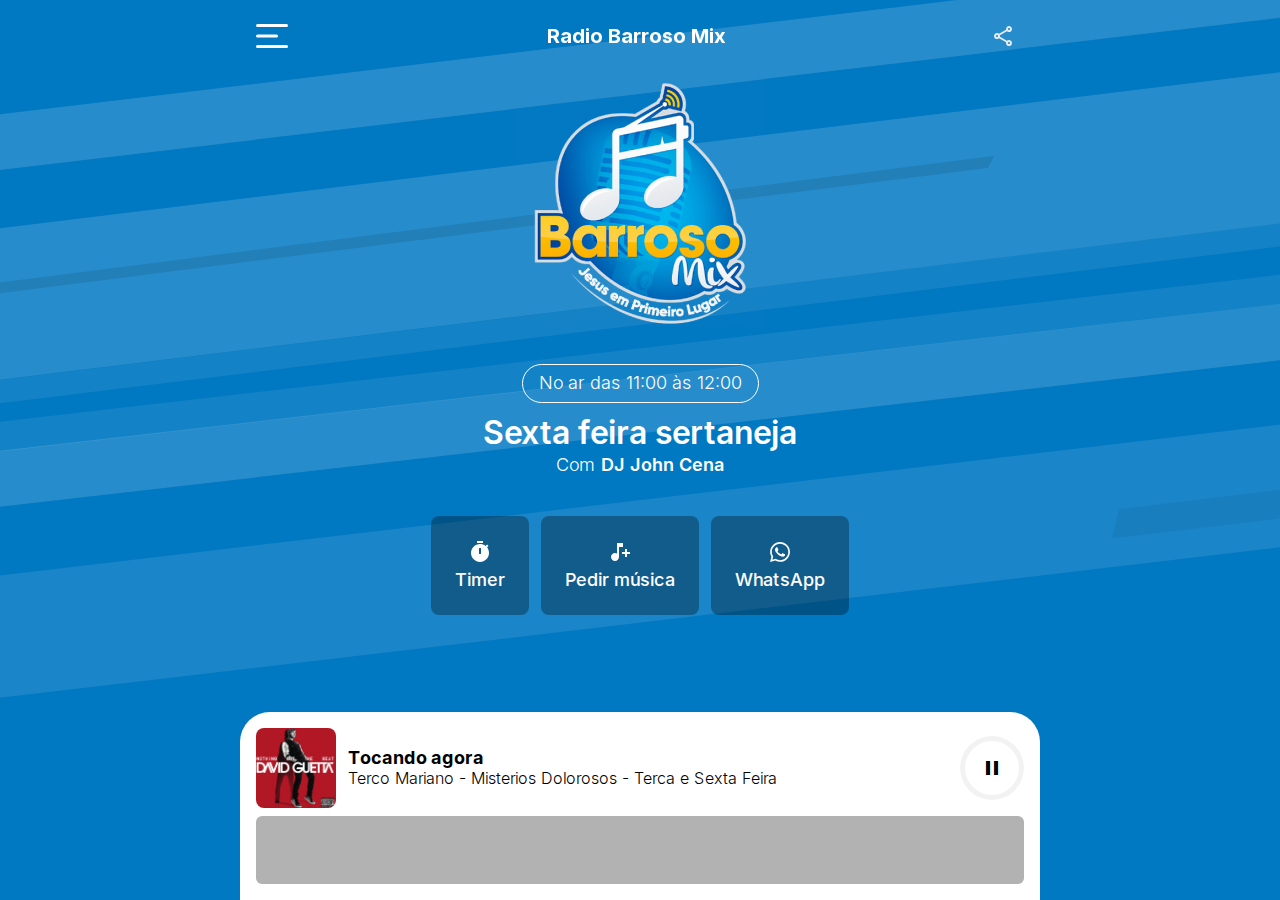
<file: index.html>
<!DOCTYPE html>
<html lang="pt-BR">
<head>
  <meta charset="UTF-8">
  <meta name="viewport" content="width=device-width, initial-scale=1.0">
  <title>Home</title>

  <!-- ---------------- CSS --------------- -->
  <link rel="stylesheet" href="https://fonts.googleapis.com/css2?family=Material+Symbols+Outlined:opsz,wght,FILL,GRAD@20..48,100..700,0..1,-50..200" />
  <link rel="stylesheet" href="./src/css/normalize.css">
  <link rel="stylesheet" href="./src/css/styleguide.css">
  <link rel="stylesheet" href="./src/css/components.css">
  
  <!-- ---------------- JS --------------- -->
  <script src="./src/js/svg-inject.min.js"></script>
</head>
<body>
  <nav class="sidebar" aria-label="Navegação principal">
    <div class="sidebar_header">
      <label class="burger" for="burger" id="sidebar_burger_btn" aria-label="Abrir menu de navegação">
        <input type="checkbox" id="burger">
        <span></span>
        <span></span>
        <span></span>
      </label>
      <p class="sidebar_page_title">Radio Barroso Mix</p>
      <button class="share_btn">
        <img src="./src/assets/svg/share_icon.svg" onload="SVGInject(this)" alt="">
      </button>
    </div>
    <div class="sidebar_navigation_wrapper" data-state="closed">
      <div class="sidebar_overlay" aria-hidden="true"></div>
      <div class="sidebar_navigation">
        <img src="./src/assets/img/logo-barroso-mix-sm.png" class="sidebar_logo" alt="Logo Barroso Mix">
        <ul class="sidebar_navigation_list">
          <li>
            <a href="/" aria-current="page" class="sidebar_navigation_item">
              <div class="sidebar_navigation_item_inner">
                <img src="./src/assets/svg/radio_line.svg" onload="SVGInject(this)">
                <p>Home</p>
              </div>
              <img src="./src/assets/svg/chevron-right_line.svg" onload="SVGInject(this)">
            </a>
          </li>
          <li>
            <a href="/programação.html" class="sidebar_navigation_item">
              <div class="sidebar_navigation_item_inner">
                <img src="./src/assets/svg/document_line.svg" onload="SVGInject(this)">
                <p>Programação</p>
              </div>
              <img src="./src/assets/svg/chevron-right_line.svg" onload="SVGInject(this)">
            </a>
          </li>
          <li>
            <a href="/mais-pedidas.html" class="sidebar_navigation_item">
              <div class="sidebar_navigation_item_inner">
                <img src="./src/assets/svg/music_fill.svg" onload="SVGInject(this)">
                <p>As mais pedidas</p>
              </div>
              <img src="./src/assets/svg/chevron-right_line.svg" onload="SVGInject(this)">
            </a>
          </li>
          <li>
            <a href="/mural-de-recados.html" class="sidebar_navigation_item">
              <div class="sidebar_navigation_item_inner">
                <img src="./src/assets/svg/message_line.svg" onload="SVGInject(this)">
                <p>Mural de recados</p>
              </div>
              <img src="./src/assets/svg/chevron-right_line.svg" onload="SVGInject(this)">
            </a>
          </li>
          <li>
            <a href="/chat.html" class="sidebar_navigation_item">
              <div class="sidebar_navigation_item_inner">
                <img src="./src/assets/svg/mdi_chat_fill.svg" onload="SVGInject(this)">
                <p>Chat</p>
              </div>
              <img src="./src/assets/svg/chevron-right_line.svg" onload="SVGInject(this)">
            </a>
          </li>
          <li>
            <a href="/noticias.html" class="sidebar_navigation_item">
              <div class="sidebar_navigation_item_inner">
                <img src="./src/assets/svg/noticias_fill.svg" onload="SVGInject(this)">
                <p>Notícias</p>
              </div>
              <img src="./src/assets/svg/chevron-right_line.svg" onload="SVGInject(this)">
            </a>
          </li>
          <li>
            <a href="/eventos.html" class="sidebar_navigation_item">
              <div class="sidebar_navigation_item_inner">
                <img src="./src/assets/svg/eventos_line.svg" onload="SVGInject(this)">
                <p>Eventos</p>
              </div>
              <img src="./src/assets/svg/chevron-right_line.svg" onload="SVGInject(this)">
            </a>
          </li>
          <li>
            <a href="/equipe.html" class="sidebar_navigation_item">
              <div class="sidebar_navigation_item_inner">
                <img src="./src/assets/svg/equipe_fill.svg" onload="SVGInject(this)">
                <p>Equipe</p>
              </div>
              <img src="./src/assets/svg/chevron-right_line.svg" onload="SVGInject(this)">
            </a>
          </li>
          <li>
            <a href="/galeria-de-fotos.html" class="sidebar_navigation_item">
              <div class="sidebar_navigation_item_inner">
                <img src="./src/assets/svg/galeria-fotos_line.svg" onload="SVGInject(this)">
                <p>Galeria de fotos</p>
              </div>
              <img src="./src/assets/svg/chevron-right_line.svg" onload="SVGInject(this)">
            </a>
          </li>
          <li>
            <a href="/promocoes.html" class="sidebar_navigation_item">
              <div class="sidebar_navigation_item_inner">
                <img src="./src/assets/svg/promocoes_fill.svg" onload="SVGInject(this)">
                <p>Promoções</p>
              </div>
              <img src="./src/assets/svg/chevron-right_line.svg" onload="SVGInject(this)">
            </a>
          </li>
          <li>
            <a href="/sobre-o-aplicativo.html" class="sidebar_navigation_item">
              <div class="sidebar_navigation_item_inner">
                <img src="./src/assets/svg/sobre_line.svg" onload="SVGInject(this)">
                <p>Sobre o aplicativo</p>
              </div>
              <img src="./src/assets/svg/chevron-right_line.svg" onload="SVGInject(this)">
            </a>
          </li>
        </ul>
        <ul class="sidebar_social_links">
          <li>
            <a href="/" class="sidebar_social_link">
              <img src="./src/assets/svg/instagram_line.svg" onload="SVGInject(this)">
            </a>
          </li>
          <li><a href="/" class="sidebar_social_link">
            <img src="./src/assets/svg/tiktok_line.svg" onload="SVGInject(this)">
          </a></li>
          <li><a href="/" class="sidebar_social_link">
            <img src="./src/assets/svg/youtube_line.svg" onload="SVGInject(this)">
          </a></li>
          <li>
            <a href="/" class="sidebar_social_link">
              <img src="./src/assets/svg/admin-site_line.svg" onload="SVGInject(this)">
            </a>
          </li>
          <li>
            <a href="/" class="sidebar_social_link">
              <img src="./src/assets/svg/line-horizontal-dots-20_filled.svg" onload="SVGInject(this)">
            </a>
          </li>
        </ul>
      </div>
    </div>
  </nav>
  <main class="home_background">
    <section class="home_container">
      <div class="home_content">
        <img src="./src/assets/img/logo-barroso-mix-lg.png" class="home_main_logo" alt="Logo barroso mix">
        <div class="home_infos">
          <span class="stream_status">
            No ar das 11:00 às 12:00
          </span>
          <div class="stream_infos">
            <p class="stream_name">Sexta feira sertaneja</p>
            <span class="stream_description">Com <span class="stream_owner_name">DJ John Cena</span></span>
          </div>
        </div>
        <div class="home_buttons">
          <a href="/timer.html">
            <button class="home_action_btn">
              <img src="./src/assets/svg/timer_fill.svg" onload="SVGInject(this)" alt="">
              <p>Timer</p>
            </button>
          </a>
          <button class="home_action_btn">
            <img src="./src/assets/svg/music-note-plus_fill.svg" onload="SVGInject(this)" alt="">
            <p>Pedir música</p>
          </button>
          <button class="home_action_btn">
            <img src="./src/assets/svg/whatsapp_line.svg" onload="SVGInject(this)" alt="">
            <p>WhatsApp</p>
          </button>
        </div>
      </div>
    </section>
  </main>

  <footer class="music_player is__home" aria-label="Player de música">
    <div class="music_info_wrapper">
      <figure class="music_info">
        <div class="music_album_picture">
          <img src="./src/assets/img/album_picture.jpg" class="" alt="Foto do album">
        </div>
        <figcaption>
          <p class="music_status">Tocando agora</p>
          <p class="music_name">
            Terco Mariano - Misterios Dolorosos - Terca e Sexta Feira
          </p>
        </figcaption>
      </figure>
      <button class="music_play_btn">
        <span class="material-symbols-outlined">
          pause
        </span>
      </button>
    </div>
    <div class="adversing_wrapper">

    </div>
  </footer>

  <script type="module" src="./src/js/index.js"></script>
</body>
</html>
</file>
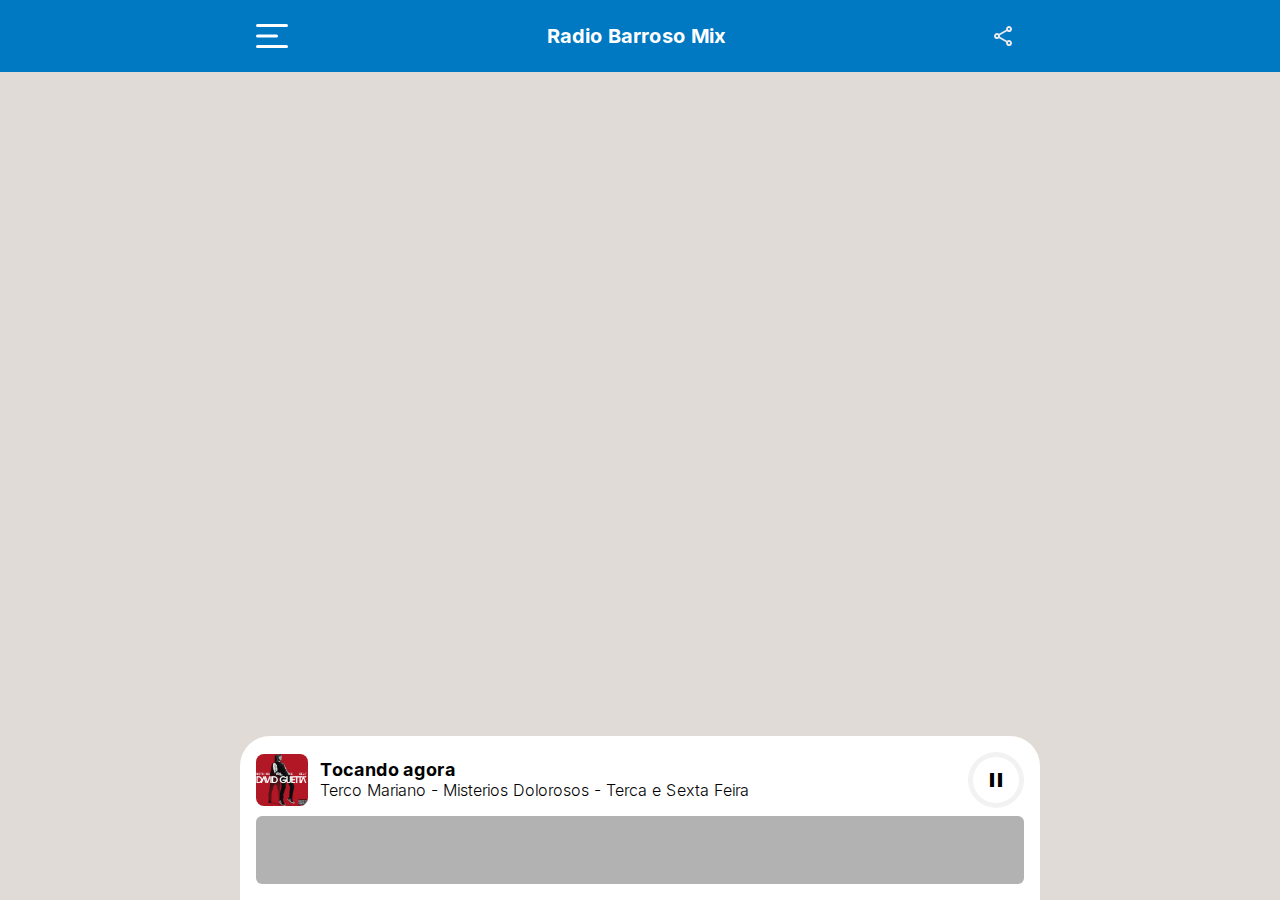
<file: chat.html>
<!DOCTYPE html>
<html lang="en">
<head>
  <meta charset="UTF-8">
  <meta name="viewport" content="width=device-width, initial-scale=1.0">
  <title>Chat</title>

  <!-- ---------------- CSS --------------- -->
  <link rel="stylesheet" href="https://fonts.googleapis.com/css2?family=Material+Symbols+Outlined:opsz,wght,FILL,GRAD@20..48,100..700,0..1,-50..200" />
  <link rel="stylesheet" href="./src/css/normalize.css">
  <link rel="stylesheet" href="./src/css/styleguide.css">
  <link rel="stylesheet" href="./src/css/components.css">
  
  <!-- ---------------- JS --------------- -->
  <script src="./src/js/svg-inject.min.js"></script>
</head>
<body> 
  <nav class="sidebar" aria-label="Navegação principal">
    <div class="sidebar__background">
      <div class="sidebar_header">
        <label class="burger" for="burger" id="sidebar_burger_btn" aria-label="Abrir menu de navegação">
          <input type="checkbox" id="burger">
          <span></span>
          <span></span>
          <span></span>
        </label>
        <p class="sidebar_page_title">Radio Barroso Mix</p>
        <button class="share_btn">
          <img src="./src/assets/svg/share_icon.svg" onload="SVGInject(this)" alt="">
        </button>
      </div>
      
    </div>
    <div class="sidebar_navigation_wrapper" data-state="closed">
      <div class="sidebar_overlay" aria-hidden="true"></div>
      <div class="sidebar_navigation">
        <img src="./src/assets/img/logo-barroso-mix-sm.png" class="sidebar_logo" alt="Logo Barroso Mix">
        <ul class="sidebar_navigation_list">
          <li>
            <a href="/" aria-current="page" class="sidebar_navigation_item">
              <div class="sidebar_navigation_item_inner">
                <img src="./src/assets/svg/radio_line.svg" onload="SVGInject(this)">
                <p>Home</p>
              </div>
              <img src="./src/assets/svg/chevron-right_line.svg" onload="SVGInject(this)">
            </a>
          </li>
          <li>
            <a href="/programação.html" class="sidebar_navigation_item">
              <div class="sidebar_navigation_item_inner">
                <img src="./src/assets/svg/document_line.svg" onload="SVGInject(this)">
                <p>Programação</p>
              </div>
              <img src="./src/assets/svg/chevron-right_line.svg" onload="SVGInject(this)">
            </a>
          </li>
          <li>
            <a href="/mais-pedidas.html" class="sidebar_navigation_item">
              <div class="sidebar_navigation_item_inner">
                <img src="./src/assets/svg/music_fill.svg" onload="SVGInject(this)">
                <p>As mais pedidas</p>
              </div>
              <img src="./src/assets/svg/chevron-right_line.svg" onload="SVGInject(this)">
            </a>
          </li>
          <li>
            <a href="/mural-de-recados.html" class="sidebar_navigation_item">
              <div class="sidebar_navigation_item_inner">
                <img src="./src/assets/svg/message_line.svg" onload="SVGInject(this)">
                <p>Mural de recados</p>
              </div>
              <img src="./src/assets/svg/chevron-right_line.svg" onload="SVGInject(this)">
            </a>
          </li>
          <li>
            <a href="/chat.html" class="sidebar_navigation_item">
              <div class="sidebar_navigation_item_inner">
                <img src="./src/assets/svg/mdi_chat_fill.svg" onload="SVGInject(this)">
                <p>Chat</p>
              </div>
              <img src="./src/assets/svg/chevron-right_line.svg" onload="SVGInject(this)">
            </a>
          </li>
          <li>
            <a href="/noticias.html" class="sidebar_navigation_item">
              <div class="sidebar_navigation_item_inner">
                <img src="./src/assets/svg/noticias_fill.svg" onload="SVGInject(this)">
                <p>Notícias</p>
              </div>
              <img src="./src/assets/svg/chevron-right_line.svg" onload="SVGInject(this)">
            </a>
          </li>
          <li>
            <a href="/eventos.html" class="sidebar_navigation_item">
              <div class="sidebar_navigation_item_inner">
                <img src="./src/assets/svg/eventos_line.svg" onload="SVGInject(this)">
                <p>Eventos</p>
              </div>
              <img src="./src/assets/svg/chevron-right_line.svg" onload="SVGInject(this)">
            </a>
          </li>
          <li>
            <a href="/equipe.html" class="sidebar_navigation_item">
              <div class="sidebar_navigation_item_inner">
                <img src="./src/assets/svg/equipe_fill.svg" onload="SVGInject(this)">
                <p>Equipe</p>
              </div>
              <img src="./src/assets/svg/chevron-right_line.svg" onload="SVGInject(this)">
            </a>
          </li>
          <li>
            <a href="/galeria-de-fotos.html" class="sidebar_navigation_item">
              <div class="sidebar_navigation_item_inner">
                <img src="./src/assets/svg/galeria-fotos_line.svg" onload="SVGInject(this)">
                <p>Galeria de fotos</p>
              </div>
              <img src="./src/assets/svg/chevron-right_line.svg" onload="SVGInject(this)">
            </a>
          </li>
          <li>
            <a href="/promocoes.html" class="sidebar_navigation_item">
              <div class="sidebar_navigation_item_inner">
                <img src="./src/assets/svg/promocoes_fill.svg" onload="SVGInject(this)">
                <p>Promoções</p>
              </div>
              <img src="./src/assets/svg/chevron-right_line.svg" onload="SVGInject(this)">
            </a>
          </li>
          <li>
            <a href="/sobre-o-aplicativo.html" class="sidebar_navigation_item">
              <div class="sidebar_navigation_item_inner">
                <img src="./src/assets/svg/sobre_line.svg" onload="SVGInject(this)">
                <p>Sobre o aplicativo</p>
              </div>
              <img src="./src/assets/svg/chevron-right_line.svg" onload="SVGInject(this)">
            </a>
          </li>
        </ul>
        <ul class="sidebar_social_links">
          <li>
            <a href="/" class="sidebar_social_link">
              <img src="./src/assets/svg/instagram_line.svg" onload="SVGInject(this)">
            </a>
          </li>
          <li><a href="/" class="sidebar_social_link">
            <img src="./src/assets/svg/tiktok_line.svg" onload="SVGInject(this)">
          </a></li>
          <li><a href="/" class="sidebar_social_link">
            <img src="./src/assets/svg/youtube_line.svg" onload="SVGInject(this)">
          </a></li>
          <li>
            <a href="/" class="sidebar_social_link">
              <img src="./src/assets/svg/admin-site_line.svg" onload="SVGInject(this)">
            </a>
          </li>
          <li>
            <a href="/" class="sidebar_social_link">
              <img src="./src/assets/svg/line-horizontal-dots-20_filled.svg" onload="SVGInject(this)">
            </a>
          </li>
        </ul>
      </div>
    </div>
  </nav>

  <main class="home_background">
    <section class="chat_container">
      <iframe src="https://chat.brascast.com:4000/?id=706&amp;s=2&amp;color=000000" allowtransparency="true" frameborder="0"></iframe>
    </section>
  </main>

  <footer class="music_player" aria-label="Player de música">
    <div class="music_info_wrapper">
      <figure class="music_info">
        <div class="music_album_picture">
          <img src="./src/assets/img/album_picture.jpg" class="" alt="Foto do album">
        </div>
        <figcaption>
          <p class="music_status">Tocando agora</p>
          <p class="music_name">
            Terco Mariano - Misterios Dolorosos - Terca e Sexta Feira
          </p>
        </figcaption>
      </figure>
      <button class="music_play_btn">
        <span class="material-symbols-outlined">
          pause
        </span>
      </button>
    </div>
    <div class="adversing_wrapper">

    </div>
  </footer>
  
  <script src="./src/js/index.js"></script>
</body>
</html>
</file>
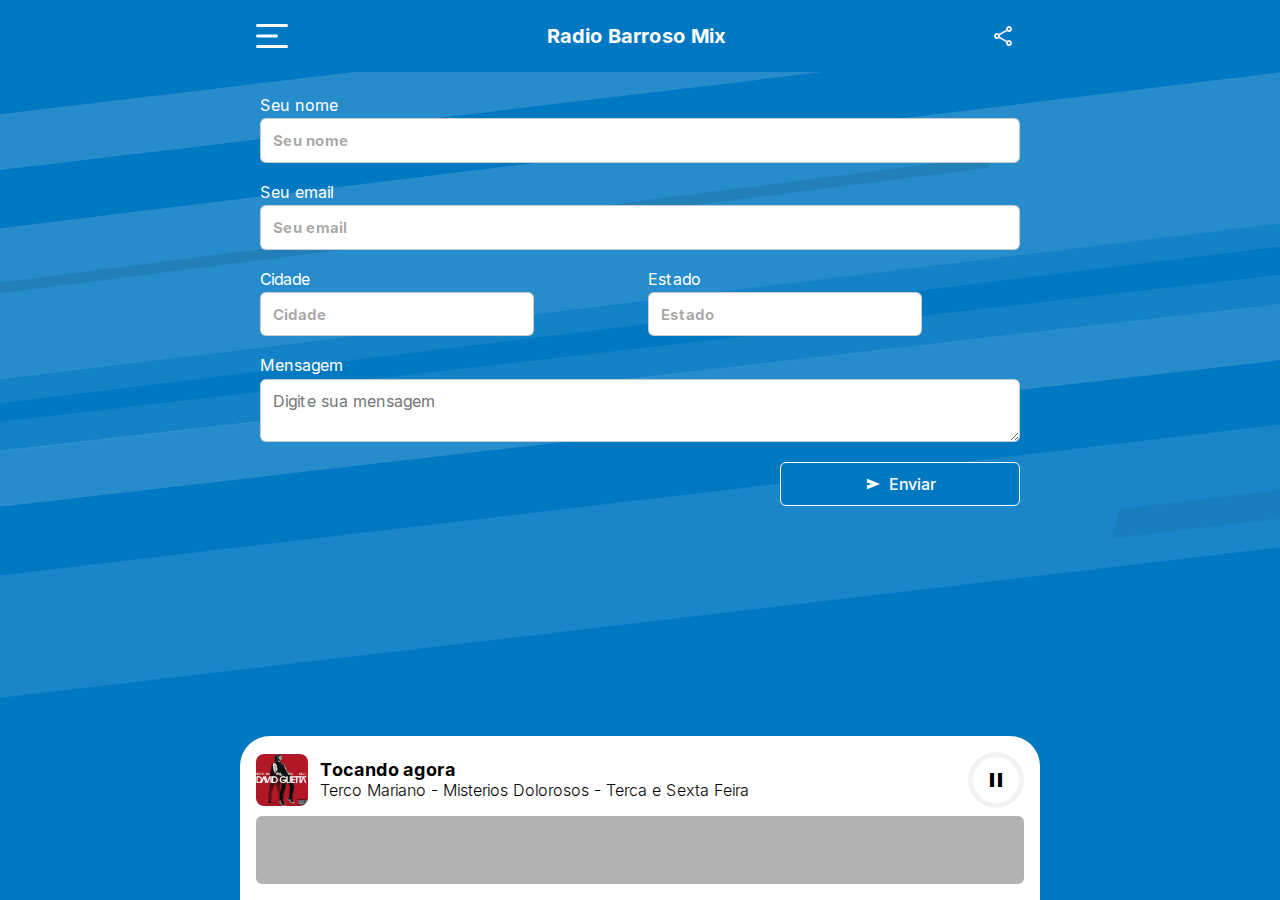
<file: enviar-recado.html>
<!DOCTYPE html>
<html lang="pt-BR">
<head>
  <meta charset="UTF-8">
  <meta name="viewport" content="width=device-width, initial-scale=1.0">
  <title>Enviar recado</title>

  <!-- ---------------- CSS --------------- -->
  <link rel="stylesheet" href="https://fonts.googleapis.com/css2?family=Material+Symbols+Outlined:opsz,wght,FILL,GRAD@20..48,100..700,0..1,-50..200" />
  <link rel="stylesheet" href="./src/css/normalize.css">
  <link rel="stylesheet" href="./src/css/styleguide.css">
  <link rel="stylesheet" href="./src/css/components.css">
  
  <!-- ---------------- JS --------------- -->
  <script src="./src/js/svg-inject.min.js"></script>
</head>
<body>
  
  <nav class="sidebar" aria-label="Navegação principal">
    <div class="sidebar__background">
      <div class="sidebar_header">
        <label class="burger" for="burger" id="sidebar_burger_btn" aria-label="Abrir menu de navegação">
          <input type="checkbox" id="burger">
          <span></span>
          <span></span>
          <span></span>
        </label>
        <p class="sidebar_page_title">Radio Barroso Mix</p>
        <button class="share_btn">
          <img src="./src/assets/svg/share_icon.svg" onload="SVGInject(this)" alt="">
        </button>
      </div>
      
    </div>
    <div class="sidebar_navigation_wrapper" data-state="closed">
      <div class="sidebar_overlay" aria-hidden="true"></div>
      <div class="sidebar_navigation">
        <img src="./src/assets/img/logo-barroso-mix-sm.png" class="sidebar_logo" alt="Logo Barroso Mix">
        <ul class="sidebar_navigation_list">
          <li>
            <a href="/" aria-current="page" class="sidebar_navigation_item">
              <div class="sidebar_navigation_item_inner">
                <img src="./src/assets/svg/radio_line.svg" onload="SVGInject(this)">
                <p>Home</p>
              </div>
              <img src="./src/assets/svg/chevron-right_line.svg" onload="SVGInject(this)">
            </a>
          </li>
          <li>
            <a href="/programação.html" class="sidebar_navigation_item">
              <div class="sidebar_navigation_item_inner">
                <img src="./src/assets/svg/document_line.svg" onload="SVGInject(this)">
                <p>Programação</p>
              </div>
              <img src="./src/assets/svg/chevron-right_line.svg" onload="SVGInject(this)">
            </a>
          </li>
          <li>
            <a href="/mais-pedidas.html" class="sidebar_navigation_item">
              <div class="sidebar_navigation_item_inner">
                <img src="./src/assets/svg/music_fill.svg" onload="SVGInject(this)">
                <p>As mais pedidas</p>
              </div>
              <img src="./src/assets/svg/chevron-right_line.svg" onload="SVGInject(this)">
            </a>
          </li>
          <li>
            <a href="/mural-de-recados.html" class="sidebar_navigation_item">
              <div class="sidebar_navigation_item_inner">
                <img src="./src/assets/svg/message_line.svg" onload="SVGInject(this)">
                <p>Mural de recados</p>
              </div>
              <img src="./src/assets/svg/chevron-right_line.svg" onload="SVGInject(this)">
            </a>
          </li>
          <li>
            <a href="/chat.html" class="sidebar_navigation_item">
              <div class="sidebar_navigation_item_inner">
                <img src="./src/assets/svg/mdi_chat_fill.svg" onload="SVGInject(this)">
                <p>Chat</p>
              </div>
              <img src="./src/assets/svg/chevron-right_line.svg" onload="SVGInject(this)">
            </a>
          </li>
          <li>
            <a href="/noticias.html" class="sidebar_navigation_item">
              <div class="sidebar_navigation_item_inner">
                <img src="./src/assets/svg/noticias_fill.svg" onload="SVGInject(this)">
                <p>Notícias</p>
              </div>
              <img src="./src/assets/svg/chevron-right_line.svg" onload="SVGInject(this)">
            </a>
          </li>
          <li>
            <a href="/eventos.html" class="sidebar_navigation_item">
              <div class="sidebar_navigation_item_inner">
                <img src="./src/assets/svg/eventos_line.svg" onload="SVGInject(this)">
                <p>Eventos</p>
              </div>
              <img src="./src/assets/svg/chevron-right_line.svg" onload="SVGInject(this)">
            </a>
          </li>
          <li>
            <a href="/equipe.html" class="sidebar_navigation_item">
              <div class="sidebar_navigation_item_inner">
                <img src="./src/assets/svg/equipe_fill.svg" onload="SVGInject(this)">
                <p>Equipe</p>
              </div>
              <img src="./src/assets/svg/chevron-right_line.svg" onload="SVGInject(this)">
            </a>
          </li>
          <li>
            <a href="/galeria-de-fotos.html" class="sidebar_navigation_item">
              <div class="sidebar_navigation_item_inner">
                <img src="./src/assets/svg/galeria-fotos_line.svg" onload="SVGInject(this)">
                <p>Galeria de fotos</p>
              </div>
              <img src="./src/assets/svg/chevron-right_line.svg" onload="SVGInject(this)">
            </a>
          </li>
          <li>
            <a href="/promocoes.html" class="sidebar_navigation_item">
              <div class="sidebar_navigation_item_inner">
                <img src="./src/assets/svg/promocoes_fill.svg" onload="SVGInject(this)">
                <p>Promoções</p>
              </div>
              <img src="./src/assets/svg/chevron-right_line.svg" onload="SVGInject(this)">
            </a>
          </li>
          <li>
            <a href="/sobre-o-aplicativo.html" class="sidebar_navigation_item">
              <div class="sidebar_navigation_item_inner">
                <img src="./src/assets/svg/sobre_line.svg" onload="SVGInject(this)">
                <p>Sobre o aplicativo</p>
              </div>
              <img src="./src/assets/svg/chevron-right_line.svg" onload="SVGInject(this)">
            </a>
          </li>
        </ul>
        <ul class="sidebar_social_links">
          <li>
            <a href="/" class="sidebar_social_link">
              <img src="./src/assets/svg/instagram_line.svg" onload="SVGInject(this)">
            </a>
          </li>
          <li><a href="/" class="sidebar_social_link">
            <img src="./src/assets/svg/tiktok_line.svg" onload="SVGInject(this)">
          </a></li>
          <li><a href="/" class="sidebar_social_link">
            <img src="./src/assets/svg/youtube_line.svg" onload="SVGInject(this)">
          </a></li>
          <li>
            <a href="/" class="sidebar_social_link">
              <img src="./src/assets/svg/admin-site_line.svg" onload="SVGInject(this)">
            </a>
          </li>
          <li>
            <a href="/" class="sidebar_social_link">
              <img src="./src/assets/svg/line-horizontal-dots-20_filled.svg" onload="SVGInject(this)">
            </a>
          </li>
        </ul>
      </div>
    </div>
  </nav>

  <main class="home_background">
    <section class="container">
      <form class="send_message_form">
        <div class="form-group">
          <label for="username">Seu nome</label>
          <input
            type="text"
            name="username"
            id="username"
            placeholder="Seu nome"
            required minlength="3"
            class="input"
          />
          <span class="error_message"></span>
        </div>
        <div class="form-group">
          <label for="username">Seu email</label>
          <input
            type="text"
            name="username"
            id="username"
            placeholder="Seu email"
            required
            class="input"
          />
          <span class="error_message"></span>
        </div>
        <div class="form_group_grid">
          <div class="form-group">
            <label for="username">Cidade</label>
            <input
              type="text"
              name="username"
              id="username"
              placeholder="Cidade"
              required minlength="3"
              class="input"
            />
            <span class="error_message"></span>
          </div>
          <div class="form-group">
            <label for="username">Estado</label>
            <input
              type="text"
              name="username"
              id="username"
              placeholder="Estado"
              required minlength="2"
              class="input"
            />
            <span class="error_message"></span>
          </div>
        </div>
        <div class="form-group">
          <label for="username">Mensagem</label>
          <textarea
            type="text"
            name="username"
            id="username"
            placeholder="Digite sua mensagem"
            required minlength="3"
            class="input"></textarea>
            <span class="error_message"></span>
        </div>
        <button type="submit" class="button">
          <span class="material-symbols-outlined">
            send
          </span>
          <p class="send_message">Enviar</p>
        </button>
      </form>
    </section>
  </main>

  <footer class="music_player" aria-label="Player de música">
    <div class="music_info_wrapper">
      <figure class="music_info">
        <div class="music_album_picture">
          <img src="./src/assets/img/album_picture.jpg" class="" alt="Foto do album">
        </div>
        <figcaption>
          <p class="music_status">Tocando agora</p>
          <p class="music_name">
            Terco Mariano - Misterios Dolorosos - Terca e Sexta Feira
          </p>
        </figcaption>
      </figure>
      <button class="music_play_btn">
        <span class="material-symbols-outlined">
          pause
        </span>
      </button>
    </div>
    <div class="adversing_wrapper">

    </div>
  </footer>

  <dialog id="form_answer_dialog" aria-labelledby="Dialogo de resposta" aria-describedby="Identifica se o formulário foi enviado com sucesso ou não">
    <div class="dialog_container">
      <p id="dialog_title">🎉</p>
      <p id="dialog_message">Seu recado foi enviado com sucesso!</p>
      <button id="dialog_close_btn">Ok</button>
    </div>
  </dialog>

  <script src="./src/js/index.js"></script>
  <script src="./src/js/form.js"></script>
</body>
</html>
</file>
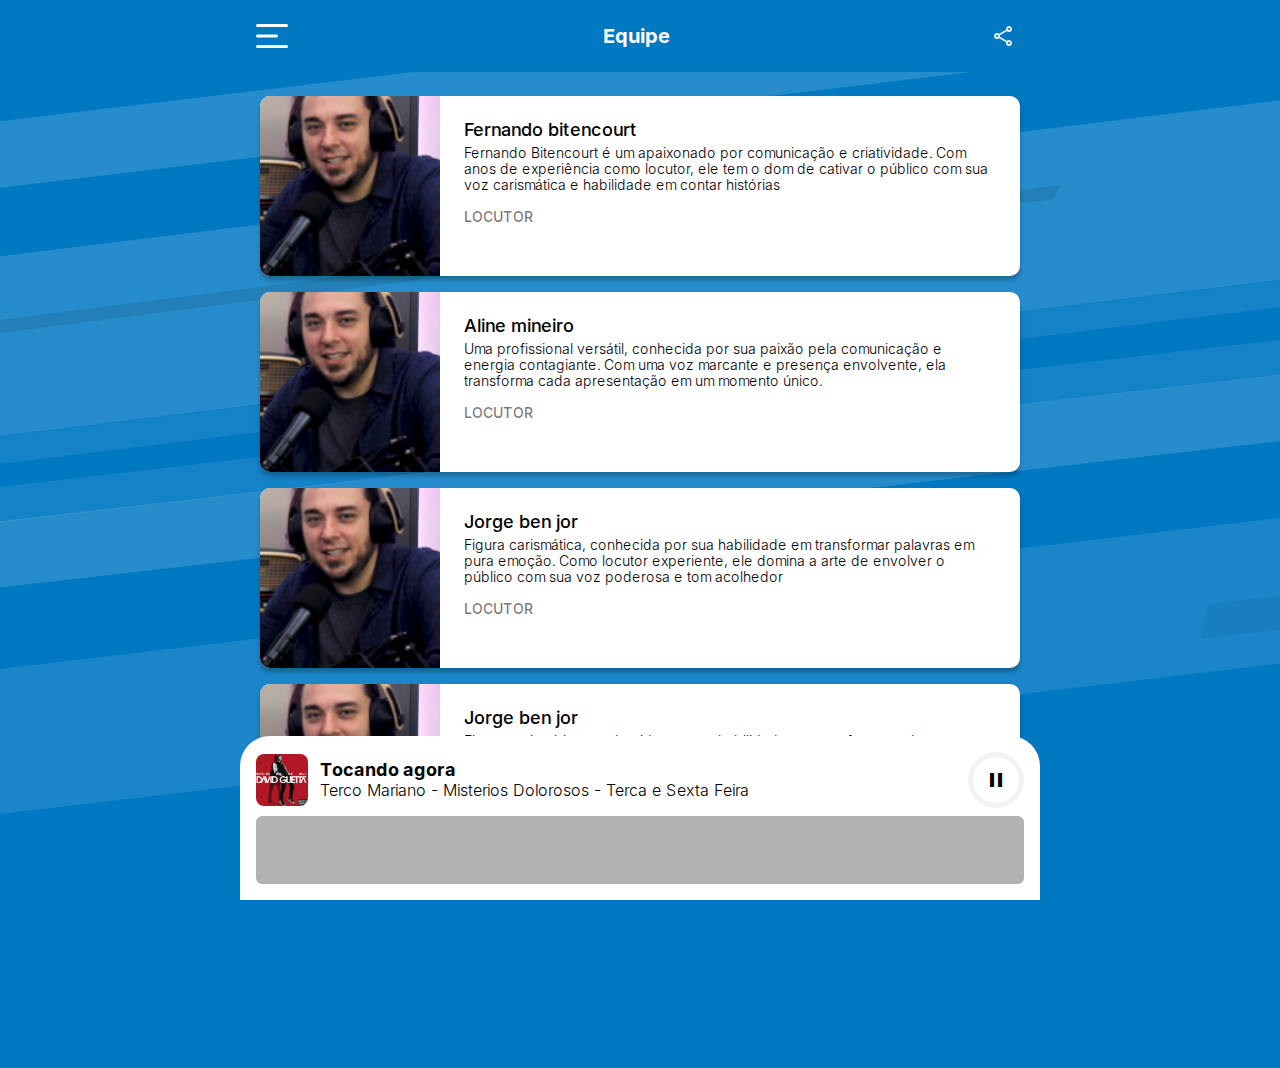
<file: equipe.html>
<!DOCTYPE html>
<html lang="en">
<head>
  <meta charset="UTF-8">
  <meta name="viewport" content="width=device-width, initial-scale=1.0">
  <title>Equipe</title>

  <!-- ---------------- CSS --------------- -->
  <link rel="stylesheet" href="https://fonts.googleapis.com/css2?family=Material+Symbols+Outlined:opsz,wght,FILL,GRAD@20..48,100..700,0..1,-50..200" />
  <link rel="stylesheet" href="./src/css/normalize.css">
  <link rel="stylesheet" href="./src/css/styleguide.css">
  <link rel="stylesheet" href="./src/css/components.css">
  
  <!-- ---------------- JS --------------- -->
  <script src="./src/js/svg-inject.min.js"></script>
</head>
<body> 
  <nav class="sidebar" aria-label="Navegação principal">
    <div class="sidebar__background">
      <div class="sidebar_header">
        <label class="burger" for="burger" id="sidebar_burger_btn" aria-label="Abrir menu de navegação">
          <input type="checkbox" id="burger">
          <span></span>
          <span></span>
          <span></span>
        </label>
        <p class="sidebar_page_title">Equipe</p>
        <button class="share_btn">
          <img src="./src/assets/svg/share_icon.svg" onload="SVGInject(this)" alt="">
        </button>
      </div>
      
    </div>
    <div class="sidebar_navigation_wrapper" data-state="closed">
      <div class="sidebar_overlay" aria-hidden="true"></div>
      <div class="sidebar_navigation">
        <img src="./src/assets/img/logo-barroso-mix-sm.png" class="sidebar_logo" alt="Logo Barroso Mix">
        <ul class="sidebar_navigation_list">
          <li>
            <a href="/" aria-current="page" class="sidebar_navigation_item">
              <div class="sidebar_navigation_item_inner">
                <img src="./src/assets/svg/radio_line.svg" onload="SVGInject(this)">
                <p>Home</p>
              </div>
              <img src="./src/assets/svg/chevron-right_line.svg" onload="SVGInject(this)">
            </a>
          </li>
          <li>
            <a href="/programação.html" class="sidebar_navigation_item">
              <div class="sidebar_navigation_item_inner">
                <img src="./src/assets/svg/document_line.svg" onload="SVGInject(this)">
                <p>Programação</p>
              </div>
              <img src="./src/assets/svg/chevron-right_line.svg" onload="SVGInject(this)">
            </a>
          </li>
          <li>
            <a href="/mais-pedidas.html" class="sidebar_navigation_item">
              <div class="sidebar_navigation_item_inner">
                <img src="./src/assets/svg/music_fill.svg" onload="SVGInject(this)">
                <p>As mais pedidas</p>
              </div>
              <img src="./src/assets/svg/chevron-right_line.svg" onload="SVGInject(this)">
            </a>
          </li>
          <li>
            <a href="/mural-de-recados.html" class="sidebar_navigation_item">
              <div class="sidebar_navigation_item_inner">
                <img src="./src/assets/svg/message_line.svg" onload="SVGInject(this)">
                <p>Mural de recados</p>
              </div>
              <img src="./src/assets/svg/chevron-right_line.svg" onload="SVGInject(this)">
            </a>
          </li>
          <li>
            <a href="/chat.html" class="sidebar_navigation_item">
              <div class="sidebar_navigation_item_inner">
                <img src="./src/assets/svg/mdi_chat_fill.svg" onload="SVGInject(this)">
                <p>Chat</p>
              </div>
              <img src="./src/assets/svg/chevron-right_line.svg" onload="SVGInject(this)">
            </a>
          </li>
          <li>
            <a href="/noticias.html" class="sidebar_navigation_item">
              <div class="sidebar_navigation_item_inner">
                <img src="./src/assets/svg/noticias_fill.svg" onload="SVGInject(this)">
                <p>Notícias</p>
              </div>
              <img src="./src/assets/svg/chevron-right_line.svg" onload="SVGInject(this)">
            </a>
          </li>
          <li>
            <a href="/eventos.html" class="sidebar_navigation_item">
              <div class="sidebar_navigation_item_inner">
                <img src="./src/assets/svg/eventos_line.svg" onload="SVGInject(this)">
                <p>Eventos</p>
              </div>
              <img src="./src/assets/svg/chevron-right_line.svg" onload="SVGInject(this)">
            </a>
          </li>
          <li>
            <a href="/equipe.html" class="sidebar_navigation_item">
              <div class="sidebar_navigation_item_inner">
                <img src="./src/assets/svg/equipe_fill.svg" onload="SVGInject(this)">
                <p>Equipe</p>
              </div>
              <img src="./src/assets/svg/chevron-right_line.svg" onload="SVGInject(this)">
            </a>
          </li>
          <li>
            <a href="/galeria-de-fotos.html" class="sidebar_navigation_item">
              <div class="sidebar_navigation_item_inner">
                <img src="./src/assets/svg/galeria-fotos_line.svg" onload="SVGInject(this)">
                <p>Galeria de fotos</p>
              </div>
              <img src="./src/assets/svg/chevron-right_line.svg" onload="SVGInject(this)">
            </a>
          </li>
          <li>
            <a href="/promocoes.html" class="sidebar_navigation_item">
              <div class="sidebar_navigation_item_inner">
                <img src="./src/assets/svg/promocoes_fill.svg" onload="SVGInject(this)">
                <p>Promoções</p>
              </div>
              <img src="./src/assets/svg/chevron-right_line.svg" onload="SVGInject(this)">
            </a>
          </li>
          <li>
            <a href="/sobre-o-aplicativo.html" class="sidebar_navigation_item">
              <div class="sidebar_navigation_item_inner">
                <img src="./src/assets/svg/sobre_line.svg" onload="SVGInject(this)">
                <p>Sobre o aplicativo</p>
              </div>
              <img src="./src/assets/svg/chevron-right_line.svg" onload="SVGInject(this)">
            </a>
          </li>
        </ul>
        <ul class="sidebar_social_links">
          <li>
            <a href="/" class="sidebar_social_link">
              <img src="./src/assets/svg/instagram_line.svg" onload="SVGInject(this)">
            </a>
          </li>
          <li><a href="/" class="sidebar_social_link">
            <img src="./src/assets/svg/tiktok_line.svg" onload="SVGInject(this)">
          </a></li>
          <li><a href="/" class="sidebar_social_link">
            <img src="./src/assets/svg/youtube_line.svg" onload="SVGInject(this)">
          </a></li>
          <li>
            <a href="/" class="sidebar_social_link">
              <img src="./src/assets/svg/admin-site_line.svg" onload="SVGInject(this)">
            </a>
          </li>
          <li>
            <a href="/" class="sidebar_social_link">
              <img src="./src/assets/svg/line-horizontal-dots-20_filled.svg" onload="SVGInject(this)">
            </a>
          </li>
        </ul>
      </div>
    </div>
  </nav>

  <main class="home_background">
    <section class="container">
      <div class="team_list">
        <div class="member_card">
          <div class="member_image">
            <img src="./src/assets/img/member_card_image.jpg" alt="Imagem de membro da equipe">
          </div>
          <div class="member_content">
            <h3 class="member_title">Fernando bitencourt</h3>
            <p class="member_description">
              Fernando Bitencourt é um apaixonado por comunicação e criatividade. Com anos de experiência como locutor, ele tem o dom de cativar o público com sua voz carismática e habilidade em contar histórias
            </p>
            <h5 class="member_role">
              Locutor
            </h5>
          </div>
        </div>
        <div class="member_card">
          <div class="member_image">
            <img src="./src/assets/img/member_card_image.jpg" alt="Imagem de membro da equipe">
          </div>
          <div class="member_content">
            <h3 class="member_title">Aline mineiro</h3>
            <p class="member_description">
              Uma profissional versátil, conhecida por sua paixão pela comunicação e energia contagiante. Com uma voz marcante e presença envolvente, ela transforma cada apresentação em um momento único.
            </p>
            <h5 class="member_role">
              Locutor
            </h5>
          </div>
        </div>
        <div class="member_card">
          <div class="member_image">
            <img src="./src/assets/img/member_card_image.jpg" alt="Imagem de membro da equipe">
          </div>
          <div class="member_content">
            <h3 class="member_title">Jorge ben jor</h3>
            <p class="member_description">
              Figura carismática, conhecida por sua habilidade em transformar palavras em pura emoção. Como locutor experiente, ele domina a arte de envolver o público com sua voz poderosa e tom acolhedor
            </p>
            <h5 class="member_role">
              Locutor
            </h5>
          </div>
        </div>
        <div class="member_card">
          <div class="member_image">
            <img src="./src/assets/img/member_card_image.jpg" alt="Imagem de membro da equipe">
          </div>
          <div class="member_content">
            <h3 class="member_title">Jorge ben jor</h3>
            <p class="member_description">
              Figura carismática, conhecida por sua habilidade em transformar palavras em pura emoção. Como locutor experiente, ele domina a arte de envolver o público com sua voz poderosa e tom acolhedor
            </p>
            <h5 class="member_role">
              Locutor
            </h5>
          </div>
        </div>

      </div>
    </section>
  </main>

  <footer class="music_player" aria-label="Player de música">
    <div class="music_info_wrapper">
      <figure class="music_info">
        <div class="music_album_picture">
          <img src="./src/assets/img/album_picture.jpg" class="" alt="Foto do album">
        </div>
        <figcaption>
          <p class="music_status">Tocando agora</p>
          <p class="music_name">
            Terco Mariano - Misterios Dolorosos - Terca e Sexta Feira
          </p>
        </figcaption>
      </figure>
      <button class="music_play_btn">
        <span class="material-symbols-outlined">
          pause
        </span>
      </button>
    </div>
    <div class="adversing_wrapper">

    </div>
  </footer>
  
  <script src="./src/js/index.js"></script>
</body>
</html>
</file>
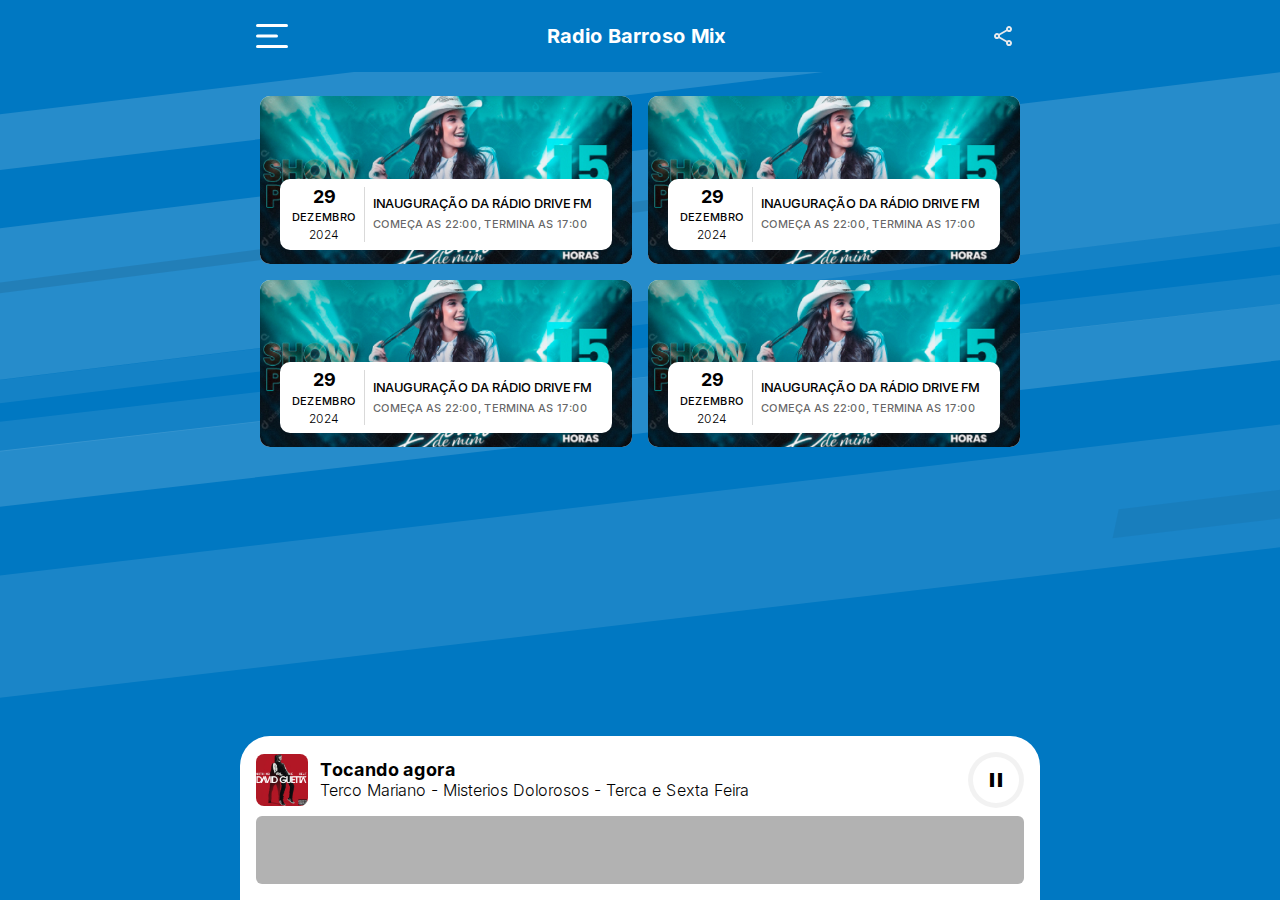
<file: eventos.html>
<!DOCTYPE html>
<html lang="pt-BR">
<head>
  <meta charset="UTF-8">
  <meta name="viewport" content="width=device-width, initial-scale=1.0">
  <title>Eventos</title>

  <!-- ---------------- CSS --------------- -->
  <link rel="stylesheet" href="https://fonts.googleapis.com/css2?family=Material+Symbols+Outlined:opsz,wght,FILL,GRAD@20..48,100..700,0..1,-50..200" />
  <link rel="stylesheet" href="./src/css/normalize.css">
  <link rel="stylesheet" href="./src/css/styleguide.css">
  <link rel="stylesheet" href="./src/css/components.css">
  
  <!-- ---------------- JS --------------- -->
  <script src="./src/js/svg-inject.min.js"></script>
</head>
<body>
  <nav class="sidebar" aria-label="Navegação principal">
    <div class="sidebar__background">
      <div class="sidebar_header">
        <label class="burger" for="burger" id="sidebar_burger_btn" aria-label="Abrir menu de navegação">
          <input type="checkbox" id="burger">
          <span></span>
          <span></span>
          <span></span>
        </label>
        <p class="sidebar_page_title">Radio Barroso Mix</p>
        <button class="share_btn">
          <img src="./src/assets/svg/share_icon.svg" onload="SVGInject(this)" alt="">
        </button>
      </div>
      
    </div>
    <div class="sidebar_navigation_wrapper" data-state="closed">
      <div class="sidebar_overlay" aria-hidden="true"></div>
      <div class="sidebar_navigation">
        <img src="./src/assets/img/logo-barroso-mix-sm.png" class="sidebar_logo" alt="Logo Barroso Mix">
        <ul class="sidebar_navigation_list">
          <li>
            <a href="/" aria-current="page" class="sidebar_navigation_item">
              <div class="sidebar_navigation_item_inner">
                <img src="./src/assets/svg/radio_line.svg" onload="SVGInject(this)">
                <p>Home</p>
              </div>
              <img src="./src/assets/svg/chevron-right_line.svg" onload="SVGInject(this)">
            </a>
          </li>
          <li>
            <a href="/programação.html" class="sidebar_navigation_item">
              <div class="sidebar_navigation_item_inner">
                <img src="./src/assets/svg/document_line.svg" onload="SVGInject(this)">
                <p>Programação</p>
              </div>
              <img src="./src/assets/svg/chevron-right_line.svg" onload="SVGInject(this)">
            </a>
          </li>
          <li>
            <a href="/mais-pedidas.html" class="sidebar_navigation_item">
              <div class="sidebar_navigation_item_inner">
                <img src="./src/assets/svg/music_fill.svg" onload="SVGInject(this)">
                <p>As mais pedidas</p>
              </div>
              <img src="./src/assets/svg/chevron-right_line.svg" onload="SVGInject(this)">
            </a>
          </li>
          <li>
            <a href="/mural-de-recados.html" class="sidebar_navigation_item">
              <div class="sidebar_navigation_item_inner">
                <img src="./src/assets/svg/message_line.svg" onload="SVGInject(this)">
                <p>Mural de recados</p>
              </div>
              <img src="./src/assets/svg/chevron-right_line.svg" onload="SVGInject(this)">
            </a>
          </li>
          <li>
            <a href="/chat.html" class="sidebar_navigation_item">
              <div class="sidebar_navigation_item_inner">
                <img src="./src/assets/svg/mdi_chat_fill.svg" onload="SVGInject(this)">
                <p>Chat</p>
              </div>
              <img src="./src/assets/svg/chevron-right_line.svg" onload="SVGInject(this)">
            </a>
          </li>
          <li>
            <a href="/noticias.html" class="sidebar_navigation_item">
              <div class="sidebar_navigation_item_inner">
                <img src="./src/assets/svg/noticias_fill.svg" onload="SVGInject(this)">
                <p>Notícias</p>
              </div>
              <img src="./src/assets/svg/chevron-right_line.svg" onload="SVGInject(this)">
            </a>
          </li>
          <li>
            <a href="/eventos.html" class="sidebar_navigation_item">
              <div class="sidebar_navigation_item_inner">
                <img src="./src/assets/svg/eventos_line.svg" onload="SVGInject(this)">
                <p>Eventos</p>
              </div>
              <img src="./src/assets/svg/chevron-right_line.svg" onload="SVGInject(this)">
            </a>
          </li>
          <li>
            <a href="/equipe.html" class="sidebar_navigation_item">
              <div class="sidebar_navigation_item_inner">
                <img src="./src/assets/svg/equipe_fill.svg" onload="SVGInject(this)">
                <p>Equipe</p>
              </div>
              <img src="./src/assets/svg/chevron-right_line.svg" onload="SVGInject(this)">
            </a>
          </li>
          <li>
            <a href="/galeria-de-fotos.html" class="sidebar_navigation_item">
              <div class="sidebar_navigation_item_inner">
                <img src="./src/assets/svg/galeria-fotos_line.svg" onload="SVGInject(this)">
                <p>Galeria de fotos</p>
              </div>
              <img src="./src/assets/svg/chevron-right_line.svg" onload="SVGInject(this)">
            </a>
          </li>
          <li>
            <a href="/promocoes.html" class="sidebar_navigation_item">
              <div class="sidebar_navigation_item_inner">
                <img src="./src/assets/svg/promocoes_fill.svg" onload="SVGInject(this)">
                <p>Promoções</p>
              </div>
              <img src="./src/assets/svg/chevron-right_line.svg" onload="SVGInject(this)">
            </a>
          </li>
          <li>
            <a href="/sobre-o-aplicativo.html" class="sidebar_navigation_item">
              <div class="sidebar_navigation_item_inner">
                <img src="./src/assets/svg/sobre_line.svg" onload="SVGInject(this)">
                <p>Sobre o aplicativo</p>
              </div>
              <img src="./src/assets/svg/chevron-right_line.svg" onload="SVGInject(this)">
            </a>
          </li>
        </ul>
        <ul class="sidebar_social_links">
          <li>
            <a href="/" class="sidebar_social_link">
              <img src="./src/assets/svg/instagram_line.svg" onload="SVGInject(this)">
            </a>
          </li>
          <li><a href="/" class="sidebar_social_link">
            <img src="./src/assets/svg/tiktok_line.svg" onload="SVGInject(this)">
          </a></li>
          <li><a href="/" class="sidebar_social_link">
            <img src="./src/assets/svg/youtube_line.svg" onload="SVGInject(this)">
          </a></li>
          <li>
            <a href="/" class="sidebar_social_link">
              <img src="./src/assets/svg/admin-site_line.svg" onload="SVGInject(this)">
            </a>
          </li>
          <li>
            <a href="/" class="sidebar_social_link">
              <img src="./src/assets/svg/line-horizontal-dots-20_filled.svg" onload="SVGInject(this)">
            </a>
          </li>
        </ul>
      </div>
    </div>
  </nav>

  <main class="home_background">
    <section class="container">
      <div class="events_list">
        <div class="event_card">
          <div class="event_card_image">
            <img src="./src/assets/img/events_card_image.jpg" alt="Evento 1">
          </div>
          <div class="event_card_info">
            <div class="event_date">
              <p class="event_day">29</p>
              <p class="event_month">DEZEMBRO</p>
              <p class="event_year">2024</p>
            </div>
            <div class="event_description">
              <h3 class="event_title">INAUGURAÇÃO DA RÁDIO
                DRIVE FM</h3>
              <p class="event_duration">COMEÇA AS 22:00, TERMINA AS 17:00</p>
            </div>
          </div>
        </div>
        <div class="event_card">
          <div class="event_card_image">
            <img src="./src/assets/img/events_card_image.jpg" alt="Evento 1">
          </div>
          <div class="event_card_info">
            <div class="event_date">
              <p class="event_day">29</p>
              <p class="event_month">DEZEMBRO</p>
              <p class="event_year">2024</p>
            </div>
            <div class="event_description">
              <h3 class="event_title">INAUGURAÇÃO DA RÁDIO
                DRIVE FM</h3>
              <p class="event_duration">COMEÇA AS 22:00, TERMINA AS 17:00</p>
            </div>
          </div>
        </div>
        <div class="event_card">
          <div class="event_card_image">
            <img src="./src/assets/img/events_card_image.jpg" alt="Evento 1">
          </div>
          <div class="event_card_info">
            <div class="event_date">
              <p class="event_day">29</p>
              <p class="event_month">DEZEMBRO</p>
              <p class="event_year">2024</p>
            </div>
            <div class="event_description">
              <h3 class="event_title">INAUGURAÇÃO DA RÁDIO
                DRIVE FM</h3>
              <p class="event_duration">COMEÇA AS 22:00, TERMINA AS 17:00</p>
            </div>
          </div>
        </div>
        <div class="event_card">
          <div class="event_card_image">
            <img src="./src/assets/img/events_card_image.jpg" alt="Evento 1">
          </div>
          <div class="event_card_info">
            <div class="event_date">
              <p class="event_day">29</p>
              <p class="event_month">DEZEMBRO</p>
              <p class="event_year">2024</p>
            </div>
            <div class="event_description">
              <h3 class="event_title">INAUGURAÇÃO DA RÁDIO
                DRIVE FM</h3>
              <p class="event_duration">COMEÇA AS 22:00, TERMINA AS 17:00</p>
            </div>
          </div>
        </div>
      </div>
    </section>
  </main>


  <footer class="music_player" aria-label="Player de música">
    <div class="music_info_wrapper">
      <figure class="music_info">
        <div class="music_album_picture">
          <img src="./src/assets/img/album_picture.jpg" class="" alt="Foto do album">
        </div>
        <figcaption>
          <p class="music_status">Tocando agora</p>
          <p class="music_name">
            Terco Mariano - Misterios Dolorosos - Terca e Sexta Feira
          </p>
        </figcaption>
      </figure>
      <button class="music_play_btn">
        <span class="material-symbols-outlined">
          pause
        </span>
      </button>
    </div>
    <div class="adversing_wrapper">

    </div>
  </footer>

  <script src="./src/js/index.js"></script>
</body>
</html>
</file>
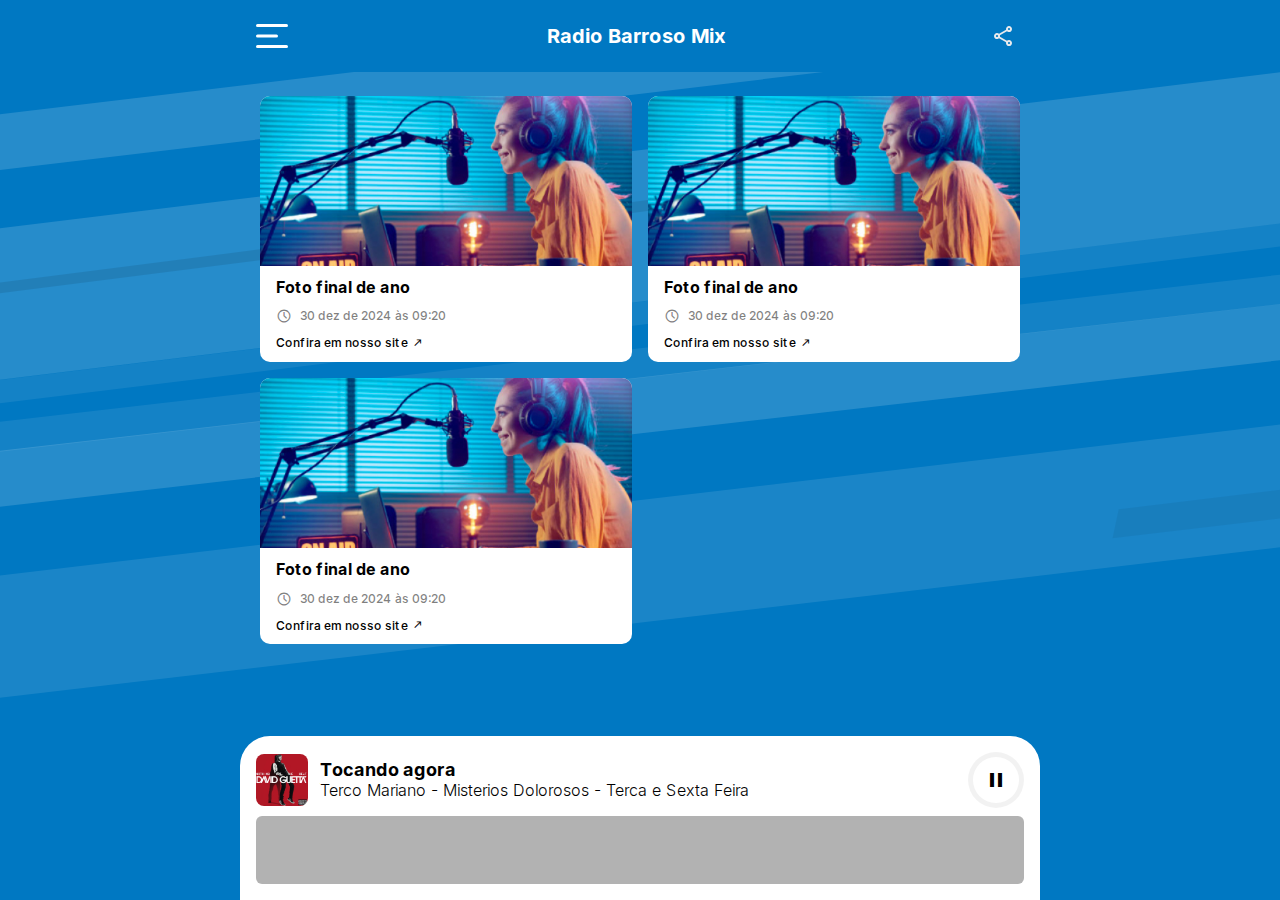
<file: galeria-de-fotos.html>
<!DOCTYPE html>
<html lang="en">
<head>
  <meta charset="UTF-8">
  <meta name="viewport" content="width=device-width, initial-scale=1.0">
  <title>Galeria de fotos</title>

  <!-- ---------------- CSS --------------- -->
  <link rel="stylesheet" href="https://fonts.googleapis.com/css2?family=Material+Symbols+Outlined:opsz,wght,FILL,GRAD@20..48,100..700,0..1,-50..200" />
  <link rel="stylesheet" href="./src/css/normalize.css">
  <link rel="stylesheet" href="./src/css/styleguide.css">
  <link rel="stylesheet" href="./src/css/components.css">
  
  <!-- ---------------- JS --------------- -->
  <script src="./src/js/svg-inject.min.js"></script>
</head>
<body> 
  <nav class="sidebar" aria-label="Navegação principal">
    <div class="sidebar__background">
      <div class="sidebar_header">
        <label class="burger" for="burger" id="sidebar_burger_btn" aria-label="Abrir menu de navegação">
          <input type="checkbox" id="burger">
          <span></span>
          <span></span>
          <span></span>
        </label>
        <p class="sidebar_page_title">Radio Barroso Mix</p>
        <button class="share_btn">
          <img src="./src/assets/svg/share_icon.svg" onload="SVGInject(this)" alt="">
        </button>
      </div>
      
    </div>
    <div class="sidebar_navigation_wrapper" data-state="closed">
      <div class="sidebar_overlay" aria-hidden="true"></div>
      <div class="sidebar_navigation">
        <img src="./src/assets/img/logo-barroso-mix-sm.png" class="sidebar_logo" alt="Logo Barroso Mix">
        <ul class="sidebar_navigation_list">
          <li>
            <a href="/" aria-current="page" class="sidebar_navigation_item">
              <div class="sidebar_navigation_item_inner">
                <img src="./src/assets/svg/radio_line.svg" onload="SVGInject(this)">
                <p>Home</p>
              </div>
              <img src="./src/assets/svg/chevron-right_line.svg" onload="SVGInject(this)">
            </a>
          </li>
          <li>
            <a href="/programação.html" class="sidebar_navigation_item">
              <div class="sidebar_navigation_item_inner">
                <img src="./src/assets/svg/document_line.svg" onload="SVGInject(this)">
                <p>Programação</p>
              </div>
              <img src="./src/assets/svg/chevron-right_line.svg" onload="SVGInject(this)">
            </a>
          </li>
          <li>
            <a href="/mais-pedidas.html" class="sidebar_navigation_item">
              <div class="sidebar_navigation_item_inner">
                <img src="./src/assets/svg/music_fill.svg" onload="SVGInject(this)">
                <p>As mais pedidas</p>
              </div>
              <img src="./src/assets/svg/chevron-right_line.svg" onload="SVGInject(this)">
            </a>
          </li>
          <li>
            <a href="/mural-de-recados.html" class="sidebar_navigation_item">
              <div class="sidebar_navigation_item_inner">
                <img src="./src/assets/svg/message_line.svg" onload="SVGInject(this)">
                <p>Mural de recados</p>
              </div>
              <img src="./src/assets/svg/chevron-right_line.svg" onload="SVGInject(this)">
            </a>
          </li>
          <li>
            <a href="/chat.html" class="sidebar_navigation_item">
              <div class="sidebar_navigation_item_inner">
                <img src="./src/assets/svg/mdi_chat_fill.svg" onload="SVGInject(this)">
                <p>Chat</p>
              </div>
              <img src="./src/assets/svg/chevron-right_line.svg" onload="SVGInject(this)">
            </a>
          </li>
          <li>
            <a href="/noticias.html" class="sidebar_navigation_item">
              <div class="sidebar_navigation_item_inner">
                <img src="./src/assets/svg/noticias_fill.svg" onload="SVGInject(this)">
                <p>Notícias</p>
              </div>
              <img src="./src/assets/svg/chevron-right_line.svg" onload="SVGInject(this)">
            </a>
          </li>
          <li>
            <a href="/eventos.html" class="sidebar_navigation_item">
              <div class="sidebar_navigation_item_inner">
                <img src="./src/assets/svg/eventos_line.svg" onload="SVGInject(this)">
                <p>Eventos</p>
              </div>
              <img src="./src/assets/svg/chevron-right_line.svg" onload="SVGInject(this)">
            </a>
          </li>
          <li>
            <a href="/equipe.html" class="sidebar_navigation_item">
              <div class="sidebar_navigation_item_inner">
                <img src="./src/assets/svg/equipe_fill.svg" onload="SVGInject(this)">
                <p>Equipe</p>
              </div>
              <img src="./src/assets/svg/chevron-right_line.svg" onload="SVGInject(this)">
            </a>
          </li>
          <li>
            <a href="/galeria-de-fotos.html" class="sidebar_navigation_item">
              <div class="sidebar_navigation_item_inner">
                <img src="./src/assets/svg/galeria-fotos_line.svg" onload="SVGInject(this)">
                <p>Galeria de fotos</p>
              </div>
              <img src="./src/assets/svg/chevron-right_line.svg" onload="SVGInject(this)">
            </a>
          </li>
          <li>
            <a href="/promocoes.html" class="sidebar_navigation_item">
              <div class="sidebar_navigation_item_inner">
                <img src="./src/assets/svg/promocoes_fill.svg" onload="SVGInject(this)">
                <p>Promoções</p>
              </div>
              <img src="./src/assets/svg/chevron-right_line.svg" onload="SVGInject(this)">
            </a>
          </li>
          <li>
            <a href="/sobre-o-aplicativo.html" class="sidebar_navigation_item">
              <div class="sidebar_navigation_item_inner">
                <img src="./src/assets/svg/sobre_line.svg" onload="SVGInject(this)">
                <p>Sobre o aplicativo</p>
              </div>
              <img src="./src/assets/svg/chevron-right_line.svg" onload="SVGInject(this)">
            </a>
          </li>
        </ul>
        <ul class="sidebar_social_links">
          <li>
            <a href="/" class="sidebar_social_link">
              <img src="./src/assets/svg/instagram_line.svg" onload="SVGInject(this)">
            </a>
          </li>
          <li><a href="/" class="sidebar_social_link">
            <img src="./src/assets/svg/tiktok_line.svg" onload="SVGInject(this)">
          </a></li>
          <li><a href="/" class="sidebar_social_link">
            <img src="./src/assets/svg/youtube_line.svg" onload="SVGInject(this)">
          </a></li>
          <li>
            <a href="/" class="sidebar_social_link">
              <img src="./src/assets/svg/admin-site_line.svg" onload="SVGInject(this)">
            </a>
          </li>
          <li>
            <a href="/" class="sidebar_social_link">
              <img src="./src/assets/svg/line-horizontal-dots-20_filled.svg" onload="SVGInject(this)">
            </a>
          </li>
        </ul>
      </div>
    </div>
  </nav>

  <main class="home_background">
    <section class="container">
      <div class="gallery_list">
        <div class="gallery_card">
          <div class="gallery_image">
            <img src="./src/assets/img/gallery_card_image.jpg" alt="Imagem da galeria">
          </div>
          <div class="gallery_content">
            <h3 class="gallery_title">
              Foto final de ano
            </h3>
            <div class="gallery_date">
              <span class="material-symbols-outlined">
                schedule
              </span>
              <p>30 dez de 2024 às 09:20</p>
            </div>
            <a href="" class="gallery_link">
              Confira em nosso site
              <span class="material-symbols-outlined">
                call_made
              </span>
            </a>
          </div>
        </div>
        <div class="gallery_card">
          <div class="gallery_image">
            <img src="./src/assets/img/gallery_card_image.jpg" alt="Imagem da galeria">
          </div>
          <div class="gallery_content">
            <h3 class="gallery_title">
              Foto final de ano
            </h3>
            <div class="gallery_date">
              <span class="material-symbols-outlined">
                schedule
              </span>
              <p>30 dez de 2024 às 09:20</p>
            </div>
            <a href="" class="gallery_link">
              Confira em nosso site
              <span class="material-symbols-outlined">
                call_made
              </span>
            </a>
          </div>
        </div>
        <div class="gallery_card">
          <div class="gallery_image">
            <img src="./src/assets/img/gallery_card_image.jpg" alt="Imagem da galeria">
          </div>
          <div class="gallery_content">
            <h3 class="gallery_title">
              Foto final de ano
            </h3>
            <div class="gallery_date">
              <span class="material-symbols-outlined">
                schedule
              </span>
              <p>30 dez de 2024 às 09:20</p>
            </div>
            <a href="" class="gallery_link">
              Confira em nosso site
              <span class="material-symbols-outlined">
                call_made
              </span>
            </a>
          </div>
        </div>
      </div>
    </section>
  </main>


  <footer class="music_player" aria-label="Player de música">
    <div class="music_info_wrapper">
      <figure class="music_info">
        <div class="music_album_picture">
          <img src="./src/assets/img/album_picture.jpg" class="" alt="Foto do album">
        </div>
        <figcaption>
          <p class="music_status">Tocando agora</p>
          <p class="music_name">
            Terco Mariano - Misterios Dolorosos - Terca e Sexta Feira
          </p>
        </figcaption>
      </figure>
      <button class="music_play_btn">
        <span class="material-symbols-outlined">
          pause
        </span>
      </button>
    </div>
    <div class="adversing_wrapper">

    </div>
  </footer>
  
  <script src="./src/js/index.js"></script>
</body>
</html>
</file>
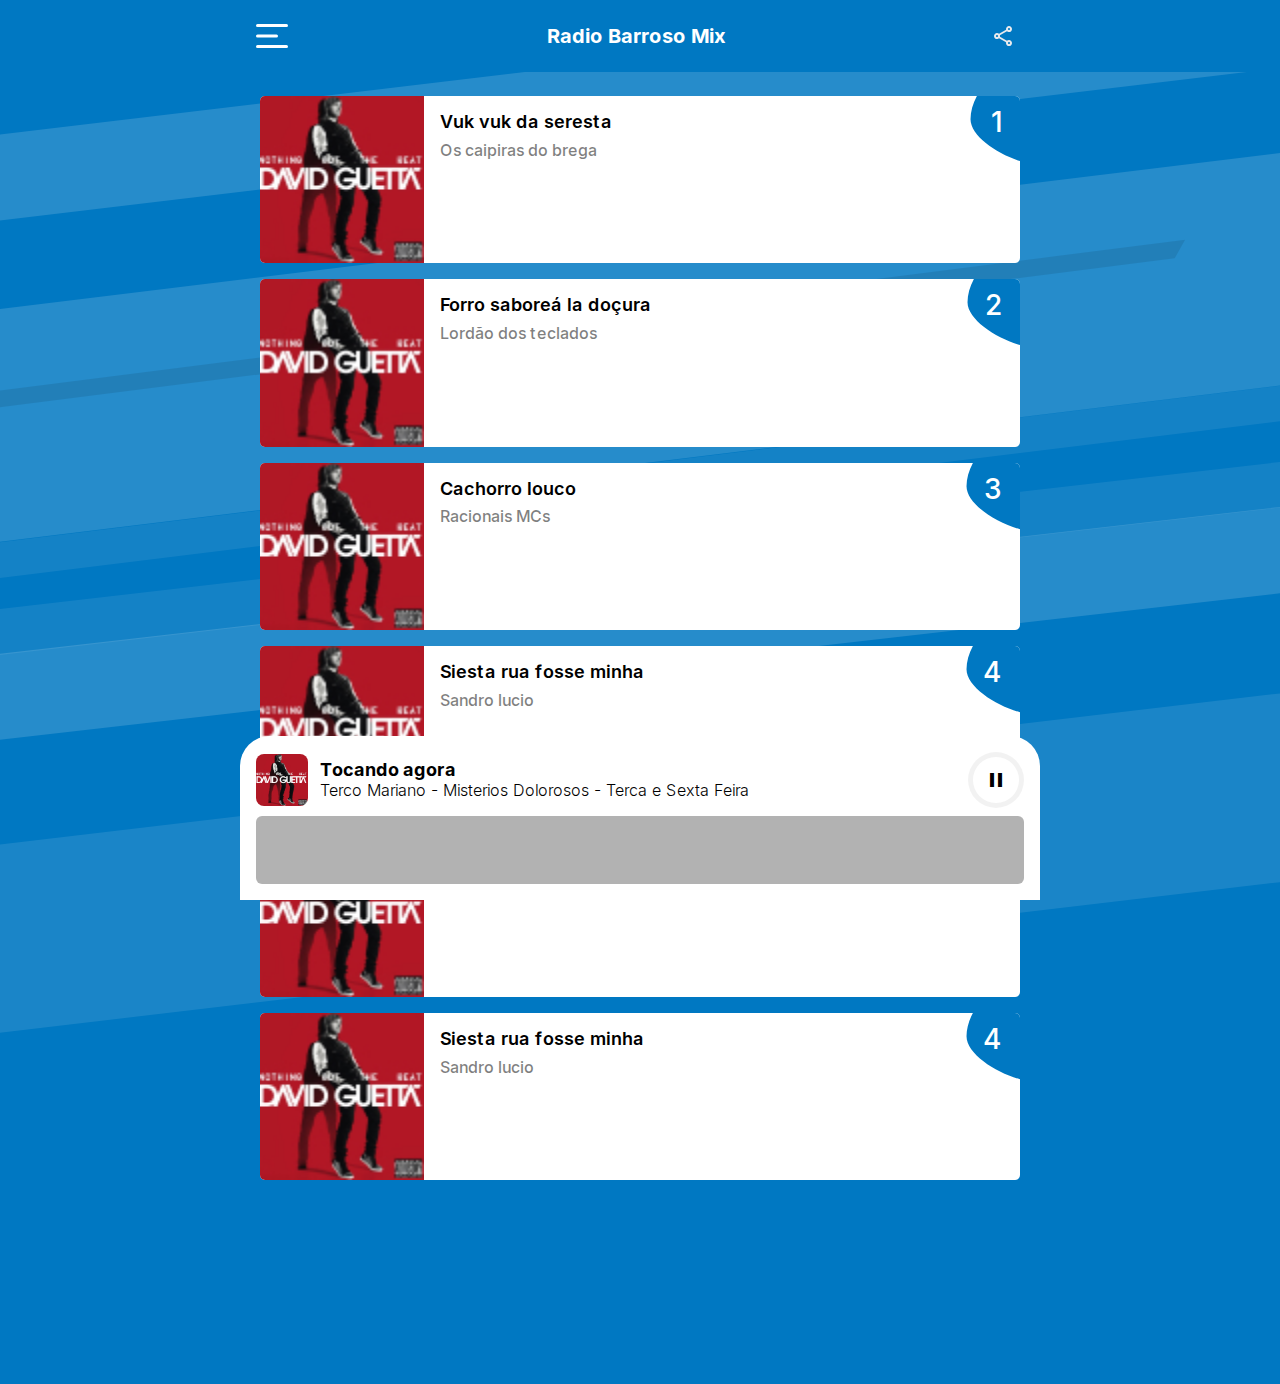
<file: mais-pedidas.html>
<!DOCTYPE html>
<html lang="pt-BR">
<head>
  <meta charset="UTF-8">
  <meta name="viewport" content="width=device-width, initial-scale=1.0">
  <title>Mais pedidas</title>
    
  <!-- ---------------- CSS --------------- -->
  <link rel="stylesheet" href="https://fonts.googleapis.com/css2?family=Material+Symbols+Outlined:opsz,wght,FILL,GRAD@20..48,100..700,0..1,-50..200" />
  <link rel="stylesheet" href="./src/css/normalize.css">
  <link rel="stylesheet" href="./src/css/styleguide.css">
  <link rel="stylesheet" href="./src/css/components.css">
  
  <!-- ---------------- JS --------------- -->
  <script src="./src/js/svg-inject.min.js"></script>
</head>
<body>

  <nav class="sidebar" aria-label="Navegação principal">
    <div class="sidebar__background">
      <div class="sidebar_header">
        <label class="burger" for="burger" id="sidebar_burger_btn" aria-label="Abrir menu de navegação">
          <input type="checkbox" id="burger">
          <span></span>
          <span></span>
          <span></span>
        </label>
        <p class="sidebar_page_title">Radio Barroso Mix</p>
        <button class="share_btn">
          <img src="./src/assets/svg/share_icon.svg" onload="SVGInject(this)" alt="">
        </button>
      </div>
      
    </div>
    <div class="sidebar_navigation_wrapper" data-state="closed">
      <div class="sidebar_overlay" aria-hidden="true"></div>
      <div class="sidebar_navigation">
        <img src="./src/assets/img/logo-barroso-mix-sm.png" class="sidebar_logo" alt="Logo Barroso Mix">
        <ul class="sidebar_navigation_list">
          <li>
            <a href="/" aria-current="page" class="sidebar_navigation_item">
              <div class="sidebar_navigation_item_inner">
                <img src="./src/assets/svg/radio_line.svg" onload="SVGInject(this)">
                <p>Home</p>
              </div>
              <img src="./src/assets/svg/chevron-right_line.svg" onload="SVGInject(this)">
            </a>
          </li>
          <li>
            <a href="/programação.html" class="sidebar_navigation_item">
              <div class="sidebar_navigation_item_inner">
                <img src="./src/assets/svg/document_line.svg" onload="SVGInject(this)">
                <p>Programação</p>
              </div>
              <img src="./src/assets/svg/chevron-right_line.svg" onload="SVGInject(this)">
            </a>
          </li>
          <li>
            <a href="/mais-pedidas.html" class="sidebar_navigation_item">
              <div class="sidebar_navigation_item_inner">
                <img src="./src/assets/svg/music_fill.svg" onload="SVGInject(this)">
                <p>As mais pedidas</p>
              </div>
              <img src="./src/assets/svg/chevron-right_line.svg" onload="SVGInject(this)">
            </a>
          </li>
          <li>
            <a href="/mural-de-recados.html" class="sidebar_navigation_item">
              <div class="sidebar_navigation_item_inner">
                <img src="./src/assets/svg/message_line.svg" onload="SVGInject(this)">
                <p>Mural de recados</p>
              </div>
              <img src="./src/assets/svg/chevron-right_line.svg" onload="SVGInject(this)">
            </a>
          </li>
          <li>
            <a href="/chat.html" class="sidebar_navigation_item">
              <div class="sidebar_navigation_item_inner">
                <img src="./src/assets/svg/mdi_chat_fill.svg" onload="SVGInject(this)">
                <p>Chat</p>
              </div>
              <img src="./src/assets/svg/chevron-right_line.svg" onload="SVGInject(this)">
            </a>
          </li>
          <li>
            <a href="/noticias.html" class="sidebar_navigation_item">
              <div class="sidebar_navigation_item_inner">
                <img src="./src/assets/svg/noticias_fill.svg" onload="SVGInject(this)">
                <p>Notícias</p>
              </div>
              <img src="./src/assets/svg/chevron-right_line.svg" onload="SVGInject(this)">
            </a>
          </li>
          <li>
            <a href="/eventos.html" class="sidebar_navigation_item">
              <div class="sidebar_navigation_item_inner">
                <img src="./src/assets/svg/eventos_line.svg" onload="SVGInject(this)">
                <p>Eventos</p>
              </div>
              <img src="./src/assets/svg/chevron-right_line.svg" onload="SVGInject(this)">
            </a>
          </li>
          <li>
            <a href="/equipe.html" class="sidebar_navigation_item">
              <div class="sidebar_navigation_item_inner">
                <img src="./src/assets/svg/equipe_fill.svg" onload="SVGInject(this)">
                <p>Equipe</p>
              </div>
              <img src="./src/assets/svg/chevron-right_line.svg" onload="SVGInject(this)">
            </a>
          </li>
          <li>
            <a href="/galeria-de-fotos.html" class="sidebar_navigation_item">
              <div class="sidebar_navigation_item_inner">
                <img src="./src/assets/svg/galeria-fotos_line.svg" onload="SVGInject(this)">
                <p>Galeria de fotos</p>
              </div>
              <img src="./src/assets/svg/chevron-right_line.svg" onload="SVGInject(this)">
            </a>
          </li>
          <li>
            <a href="/promocoes.html" class="sidebar_navigation_item">
              <div class="sidebar_navigation_item_inner">
                <img src="./src/assets/svg/promocoes_fill.svg" onload="SVGInject(this)">
                <p>Promoções</p>
              </div>
              <img src="./src/assets/svg/chevron-right_line.svg" onload="SVGInject(this)">
            </a>
          </li>
          <li>
            <a href="/sobre-o-aplicativo.html" class="sidebar_navigation_item">
              <div class="sidebar_navigation_item_inner">
                <img src="./src/assets/svg/sobre_line.svg" onload="SVGInject(this)">
                <p>Sobre o aplicativo</p>
              </div>
              <img src="./src/assets/svg/chevron-right_line.svg" onload="SVGInject(this)">
            </a>
          </li>
        </ul>
        <ul class="sidebar_social_links">
          <li>
            <a href="/" class="sidebar_social_link">
              <img src="./src/assets/svg/instagram_line.svg" onload="SVGInject(this)">
            </a>
          </li>
          <li><a href="/" class="sidebar_social_link">
            <img src="./src/assets/svg/tiktok_line.svg" onload="SVGInject(this)">
          </a></li>
          <li><a href="/" class="sidebar_social_link">
            <img src="./src/assets/svg/youtube_line.svg" onload="SVGInject(this)">
          </a></li>
          <li>
            <a href="/" class="sidebar_social_link">
              <img src="./src/assets/svg/admin-site_line.svg" onload="SVGInject(this)">
            </a>
          </li>
          <li>
            <a href="/" class="sidebar_social_link">
              <img src="./src/assets/svg/line-horizontal-dots-20_filled.svg" onload="SVGInject(this)">
            </a>
          </li>
        </ul>
      </div>
    </div>
  </nav>

  <main class="home_background">
    <section class="container">
      <div class="requests_list">
        <div class="request_item">
          <div class="request_info_wrapper">
            <div class="request_item_picture">
              <img src="./src/assets/img/album_picture.jpg" class="" alt="Foto do album">
            </div>
            <div class="request_item_info">
              <p class="request_item_title">Vuk vuk da seresta</p>
              <p class="request_item_author">Os caipiras do brega</p>
            </div>
          </div>
          <div class="request_item_number">
            <svg xmlns="http://www.w3.org/2000/svg" class="request_number_svg" width="56" height="79" viewBox="0 0 56 79" fill="none">
              <path d="M78 37C78 56.8822 84.0391 78.5 62.5 78.5C40.9609 78.5 0 56.8822 0 37C0 17.1177 17.4609 -7.5 39 -7.5C60.5391 -7.5 78 17.1177 78 37Z" fill="#0076C1"/>
            </svg>
            <p>1</p>
          </div>
        </div>
        <div class="request_item">
          <div class="request_info_wrapper">
            <div class="request_item_picture">
              <img src="./src/assets/img/album_picture.jpg" class="" alt="Foto do album">
            </div>
            <div class="request_item_info">
              <p class="request_item_title">Forro saboreá la doçura</p>
              <p class="request_item_author">Lordão dos teclados</p>
            </div>
          </div>
          <div class="request_item_number">
            <svg xmlns="http://www.w3.org/2000/svg" class="request_number_svg" width="56" height="79" viewBox="0 0 56 79" fill="none">
              <path d="M78 37C78 56.8822 84.0391 78.5 62.5 78.5C40.9609 78.5 0 56.8822 0 37C0 17.1177 17.4609 -7.5 39 -7.5C60.5391 -7.5 78 17.1177 78 37Z" fill="#0076C1"/>
            </svg>
            <p>2</p>
          </div>
        </div>
        <div class="request_item">
          <div class="request_info_wrapper">
            <div class="request_item_picture">
              <img src="./src/assets/img/album_picture.jpg" class="" alt="Foto do album">
            </div>
            <div class="request_item_info">
              <p class="request_item_title">Cachorro louco</p>
              <p class="request_item_author">Racionais MCs</p>
            </div>
          </div>
          <div class="request_item_number">
            <svg xmlns="http://www.w3.org/2000/svg" class="request_number_svg" width="56" height="79" viewBox="0 0 56 79" fill="none">
              <path d="M78 37C78 56.8822 84.0391 78.5 62.5 78.5C40.9609 78.5 0 56.8822 0 37C0 17.1177 17.4609 -7.5 39 -7.5C60.5391 -7.5 78 17.1177 78 37Z" fill="#0076C1"/>
            </svg>
            <p>3</p>
          </div>
        </div>
        <div class="request_item">
          <div class="request_info_wrapper">
            <div class="request_item_picture">
              <img src="./src/assets/img/album_picture.jpg" class="" alt="Foto do album">
            </div>
            <div class="request_item_info">
              <p class="request_item_title">Siesta rua fosse minha</p>
              <p class="request_item_author">Sandro lucio</p>
            </div>
          </div>
          <div class="request_item_number">
            <svg xmlns="http://www.w3.org/2000/svg" class="request_number_svg" width="56" height="79" viewBox="0 0 56 79" fill="none">
              <path d="M78 37C78 56.8822 84.0391 78.5 62.5 78.5C40.9609 78.5 0 56.8822 0 37C0 17.1177 17.4609 -7.5 39 -7.5C60.5391 -7.5 78 17.1177 78 37Z" fill="#0076C1"/>
            </svg>
            <p>4</p>
          </div>
        </div>
        <div class="request_item">
          <div class="request_info_wrapper">
            <div class="request_item_picture">
              <img src="./src/assets/img/album_picture.jpg" class="" alt="Foto do album">
            </div>
            <div class="request_item_info">
              <p class="request_item_title">Siesta rua fosse minha</p>
              <p class="request_item_author">Sandro lucio</p>
            </div>
          </div>
          <div class="request_item_number">
            <svg xmlns="http://www.w3.org/2000/svg" class="request_number_svg" width="56" height="79" viewBox="0 0 56 79" fill="none">
              <path d="M78 37C78 56.8822 84.0391 78.5 62.5 78.5C40.9609 78.5 0 56.8822 0 37C0 17.1177 17.4609 -7.5 39 -7.5C60.5391 -7.5 78 17.1177 78 37Z" fill="#0076C1"/>
            </svg>
            <p>4</p>
          </div>
        </div>
        <div class="request_item">
          <div class="request_info_wrapper">
            <div class="request_item_picture">
              <img src="./src/assets/img/album_picture.jpg" class="" alt="Foto do album">
            </div>
            <div class="request_item_info">
              <p class="request_item_title">Siesta rua fosse minha</p>
              <p class="request_item_author">Sandro lucio</p>
            </div>
          </div>
          <div class="request_item_number">
            <svg xmlns="http://www.w3.org/2000/svg" class="request_number_svg" width="56" height="79" viewBox="0 0 56 79" fill="none">
              <path d="M78 37C78 56.8822 84.0391 78.5 62.5 78.5C40.9609 78.5 0 56.8822 0 37C0 17.1177 17.4609 -7.5 39 -7.5C60.5391 -7.5 78 17.1177 78 37Z" fill="#0076C1"/>
            </svg>
            <p>4</p>
          </div>
        </div>
      </div>
    </section>
  </main>


  <footer class="music_player" aria-label="Player de música">
    <div class="music_info_wrapper">
      <figure class="music_info">
        <div class="music_album_picture">
          <img src="./src/assets/img/album_picture.jpg" class="" alt="Foto do album">
        </div>
        <figcaption>
          <p class="music_status">Tocando agora</p>
          <p class="music_name">
            Terco Mariano - Misterios Dolorosos - Terca e Sexta Feira
          </p>
        </figcaption>
      </figure>
      <button class="music_play_btn">
        <span class="material-symbols-outlined">
          pause
        </span>
      </button>
    </div>
    <div class="adversing_wrapper">

    </div>
  </footer>
  
  <script src="./src/js/index.js"></script>
</body>
</html>
</file>
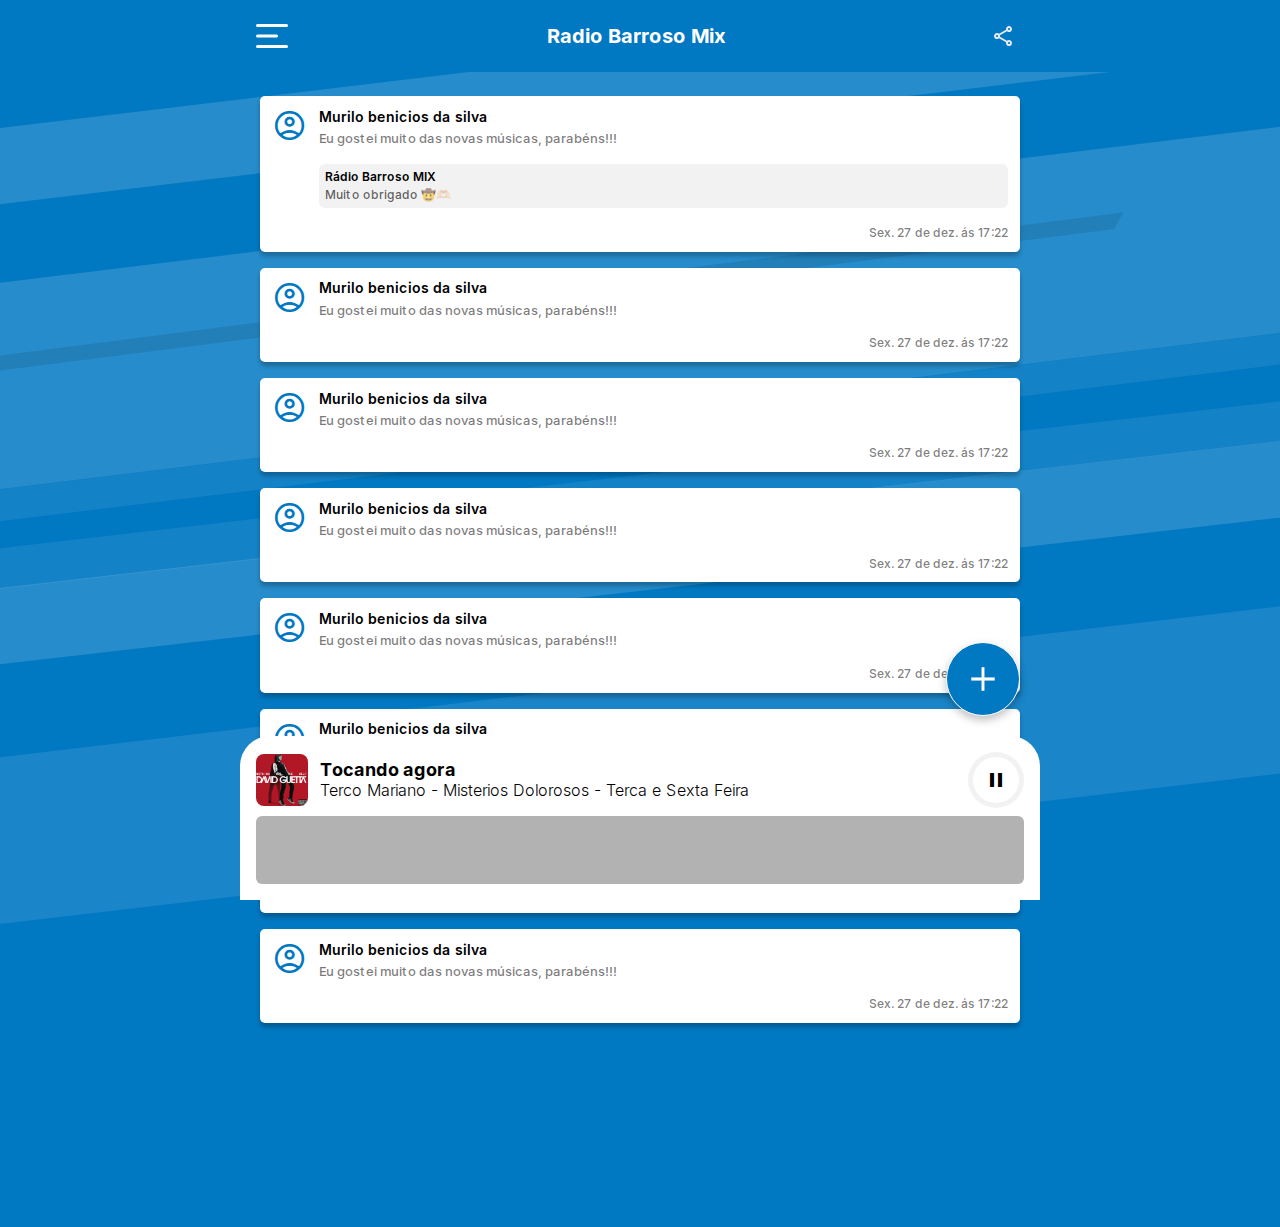
<file: mural-de-recados.html>
<!DOCTYPE html>
<html lang="pt-BR">
<head>
  <meta charset="UTF-8">
  <meta name="viewport" content="width=device-width, initial-scale=1.0">
  <title>Mural de recados</title>

  <!-- ---------------- CSS --------------- -->
  <link rel="stylesheet" href="https://fonts.googleapis.com/css2?family=Material+Symbols+Outlined:opsz,wght,FILL,GRAD@20..48,100..700,0..1,-50..200" />
  <link rel="stylesheet" href="./src/css/normalize.css">
  <link rel="stylesheet" href="./src/css/styleguide.css">
  <link rel="stylesheet" href="./src/css/components.css">
  
  <!-- ---------------- JS --------------- -->
  <script src="./src/js/svg-inject.min.js"></script>
</head>
<body>
  <nav class="sidebar" aria-label="Navegação principal">
    <div class="sidebar__background">
      <div class="sidebar_header">
        <label class="burger" for="burger" id="sidebar_burger_btn" aria-label="Abrir menu de navegação">
          <input type="checkbox" id="burger">
          <span></span>
          <span></span>
          <span></span>
        </label>
        <p class="sidebar_page_title">Radio Barroso Mix</p>
        <button class="share_btn">
          <img src="./src/assets/svg/share_icon.svg" onload="SVGInject(this)" alt="">
        </button>
      </div>
      
    </div>
    <div class="sidebar_navigation_wrapper" data-state="closed">
      <div class="sidebar_overlay" aria-hidden="true"></div>
      <div class="sidebar_navigation">
        <img src="./src/assets/img/logo-barroso-mix-sm.png" class="sidebar_logo" alt="Logo Barroso Mix">
        <ul class="sidebar_navigation_list">
          <li>
            <a href="/" aria-current="page" class="sidebar_navigation_item">
              <div class="sidebar_navigation_item_inner">
                <img src="./src/assets/svg/radio_line.svg" onload="SVGInject(this)">
                <p>Home</p>
              </div>
              <img src="./src/assets/svg/chevron-right_line.svg" onload="SVGInject(this)">
            </a>
          </li>
          <li>
            <a href="/programação.html" class="sidebar_navigation_item">
              <div class="sidebar_navigation_item_inner">
                <img src="./src/assets/svg/document_line.svg" onload="SVGInject(this)">
                <p>Programação</p>
              </div>
              <img src="./src/assets/svg/chevron-right_line.svg" onload="SVGInject(this)">
            </a>
          </li>
          <li>
            <a href="/mais-pedidas.html" class="sidebar_navigation_item">
              <div class="sidebar_navigation_item_inner">
                <img src="./src/assets/svg/music_fill.svg" onload="SVGInject(this)">
                <p>As mais pedidas</p>
              </div>
              <img src="./src/assets/svg/chevron-right_line.svg" onload="SVGInject(this)">
            </a>
          </li>
          <li>
            <a href="/mural-de-recados.html" class="sidebar_navigation_item">
              <div class="sidebar_navigation_item_inner">
                <img src="./src/assets/svg/message_line.svg" onload="SVGInject(this)">
                <p>Mural de recados</p>
              </div>
              <img src="./src/assets/svg/chevron-right_line.svg" onload="SVGInject(this)">
            </a>
          </li>
          <li>
            <a href="/chat.html" class="sidebar_navigation_item">
              <div class="sidebar_navigation_item_inner">
                <img src="./src/assets/svg/mdi_chat_fill.svg" onload="SVGInject(this)">
                <p>Chat</p>
              </div>
              <img src="./src/assets/svg/chevron-right_line.svg" onload="SVGInject(this)">
            </a>
          </li>
          <li>
            <a href="/noticias.html" class="sidebar_navigation_item">
              <div class="sidebar_navigation_item_inner">
                <img src="./src/assets/svg/noticias_fill.svg" onload="SVGInject(this)">
                <p>Notícias</p>
              </div>
              <img src="./src/assets/svg/chevron-right_line.svg" onload="SVGInject(this)">
            </a>
          </li>
          <li>
            <a href="/eventos.html" class="sidebar_navigation_item">
              <div class="sidebar_navigation_item_inner">
                <img src="./src/assets/svg/eventos_line.svg" onload="SVGInject(this)">
                <p>Eventos</p>
              </div>
              <img src="./src/assets/svg/chevron-right_line.svg" onload="SVGInject(this)">
            </a>
          </li>
          <li>
            <a href="/equipe.html" class="sidebar_navigation_item">
              <div class="sidebar_navigation_item_inner">
                <img src="./src/assets/svg/equipe_fill.svg" onload="SVGInject(this)">
                <p>Equipe</p>
              </div>
              <img src="./src/assets/svg/chevron-right_line.svg" onload="SVGInject(this)">
            </a>
          </li>
          <li>
            <a href="/galeria-de-fotos.html" class="sidebar_navigation_item">
              <div class="sidebar_navigation_item_inner">
                <img src="./src/assets/svg/galeria-fotos_line.svg" onload="SVGInject(this)">
                <p>Galeria de fotos</p>
              </div>
              <img src="./src/assets/svg/chevron-right_line.svg" onload="SVGInject(this)">
            </a>
          </li>
          <li>
            <a href="/promocoes.html" class="sidebar_navigation_item">
              <div class="sidebar_navigation_item_inner">
                <img src="./src/assets/svg/promocoes_fill.svg" onload="SVGInject(this)">
                <p>Promoções</p>
              </div>
              <img src="./src/assets/svg/chevron-right_line.svg" onload="SVGInject(this)">
            </a>
          </li>
          <li>
            <a href="/sobre-o-aplicativo.html" class="sidebar_navigation_item">
              <div class="sidebar_navigation_item_inner">
                <img src="./src/assets/svg/sobre_line.svg" onload="SVGInject(this)">
                <p>Sobre o aplicativo</p>
              </div>
              <img src="./src/assets/svg/chevron-right_line.svg" onload="SVGInject(this)">
            </a>
          </li>
        </ul>
        <ul class="sidebar_social_links">
          <li>
            <a href="/" class="sidebar_social_link">
              <img src="./src/assets/svg/instagram_line.svg" onload="SVGInject(this)">
            </a>
          </li>
          <li><a href="/" class="sidebar_social_link">
            <img src="./src/assets/svg/tiktok_line.svg" onload="SVGInject(this)">
          </a></li>
          <li><a href="/" class="sidebar_social_link">
            <img src="./src/assets/svg/youtube_line.svg" onload="SVGInject(this)">
          </a></li>
          <li>
            <a href="/" class="sidebar_social_link">
              <img src="./src/assets/svg/admin-site_line.svg" onload="SVGInject(this)">
            </a>
          </li>
          <li>
            <a href="/" class="sidebar_social_link">
              <img src="./src/assets/svg/line-horizontal-dots-20_filled.svg" onload="SVGInject(this)">
            </a>
          </li>
        </ul>
      </div>
    </div>
  </nav>

  <main class="home_background">
    <section class="container">
      <div class="requests_list">
        <div class="message_card">
          <div class="message_header">
            <div class="message_owner_pic">
              <span class="material-symbols-outlined">
                account_circle
              </span>
            </div>
            <div>
              <p class="message_owner">Murilo benicios da silva</p>
              <p class="message_title">Eu gostei muito das novas músicas, parabéns!!!</p>
            </div>
          </div>
          <div class="message_answer">
            <p class="message_answer_owner">Rádio Barroso MIX</p>
            <p class="message_answer_text">Muito obrigado 🤠🫶🏻</p>
          </div>
          <p class="message_date">
            Sex. 27 de dez. ás 17:22
          </p>
        </div>
        <div class="message_card">
          <div class="message_header">
            <div class="message_owner_pic">
              <span class="material-symbols-outlined">
                account_circle
              </span>
            </div>
            <div>
              <p class="message_owner">Murilo benicios da silva</p>
              <p class="message_title">Eu gostei muito das novas músicas, parabéns!!!</p>
            </div>
          </div>
          <p class="message_date">
            Sex. 27 de dez. ás 17:22
          </p>
        </div>
        <div class="message_card">
          <div class="message_header">
            <div class="message_owner_pic">
              <span class="material-symbols-outlined">
                account_circle
              </span>
            </div>
            <div>
              <p class="message_owner">Murilo benicios da silva</p>
              <p class="message_title">Eu gostei muito das novas músicas, parabéns!!!</p>
            </div>
          </div>
          <p class="message_date">
            Sex. 27 de dez. ás 17:22
          </p>
        </div>
        <div class="message_card">
          <div class="message_header">
            <div class="message_owner_pic">
              <span class="material-symbols-outlined">
                account_circle
              </span>
            </div>
            <div>
              <p class="message_owner">Murilo benicios da silva</p>
              <p class="message_title">Eu gostei muito das novas músicas, parabéns!!!</p>
            </div>
          </div>
          <p class="message_date">
            Sex. 27 de dez. ás 17:22
          </p>
        </div>
        <div class="message_card">
          <div class="message_header">
            <div class="message_owner_pic">
              <span class="material-symbols-outlined">
                account_circle
              </span>
            </div>
            <div>
              <p class="message_owner">Murilo benicios da silva</p>
              <p class="message_title">Eu gostei muito das novas músicas, parabéns!!!</p>
            </div>
          </div>
          <p class="message_date">
            Sex. 27 de dez. ás 17:22
          </p>
        </div>
        <div class="message_card">
          <div class="message_header">
            <div class="message_owner_pic">
              <span class="material-symbols-outlined">
                account_circle
              </span>
            </div>
            <div>
              <p class="message_owner">Murilo benicios da silva</p>
              <p class="message_title">Eu gostei muito das novas músicas, parabéns!!!</p>
            </div>
          </div>
          <p class="message_date">
            Sex. 27 de dez. ás 17:22
          </p>
        </div>
        <div class="message_card">
          <div class="message_header">
            <div class="message_owner_pic">
              <span class="material-symbols-outlined">
                account_circle
              </span>
            </div>
            <div>
              <p class="message_owner">Murilo benicios da silva</p>
              <p class="message_title">Eu gostei muito das novas músicas, parabéns!!!</p>
            </div>
          </div>
          <p class="message_date">
            Sex. 27 de dez. ás 17:22
          </p>
        </div>
        <div class="message_card">
          <div class="message_header">
            <div class="message_owner_pic">
              <span class="material-symbols-outlined">
                account_circle
              </span>
            </div>
            <div>
              <p class="message_owner">Murilo benicios da silva</p>
              <p class="message_title">Eu gostei muito das novas músicas, parabéns!!!</p>
            </div>
          </div>
          <p class="message_date">
            Sex. 27 de dez. ás 17:22
          </p>
        </div>
      </div>
      <a href="/enviar-recado.html" class="send_message_btn">
        <span class="material-symbols-outlined">
          add
        </span>
      </a>
    </section>
  </main>


  <footer class="music_player" aria-label="Player de música">
    <div class="music_info_wrapper">
      <figure class="music_info">
        <div class="music_album_picture">
          <img src="./src/assets/img/album_picture.jpg" class="" alt="Foto do album">
        </div>
        <figcaption>
          <p class="music_status">Tocando agora</p>
          <p class="music_name">
            Terco Mariano - Misterios Dolorosos - Terca e Sexta Feira
          </p>
        </figcaption>
      </figure>
      <button class="music_play_btn">
        <span class="material-symbols-outlined">
          pause
        </span>
      </button>
    </div>
    <div class="adversing_wrapper">

    </div>
  </footer>

  <script src="./src/js/index.js"></script>
</body>
</html>
</file>
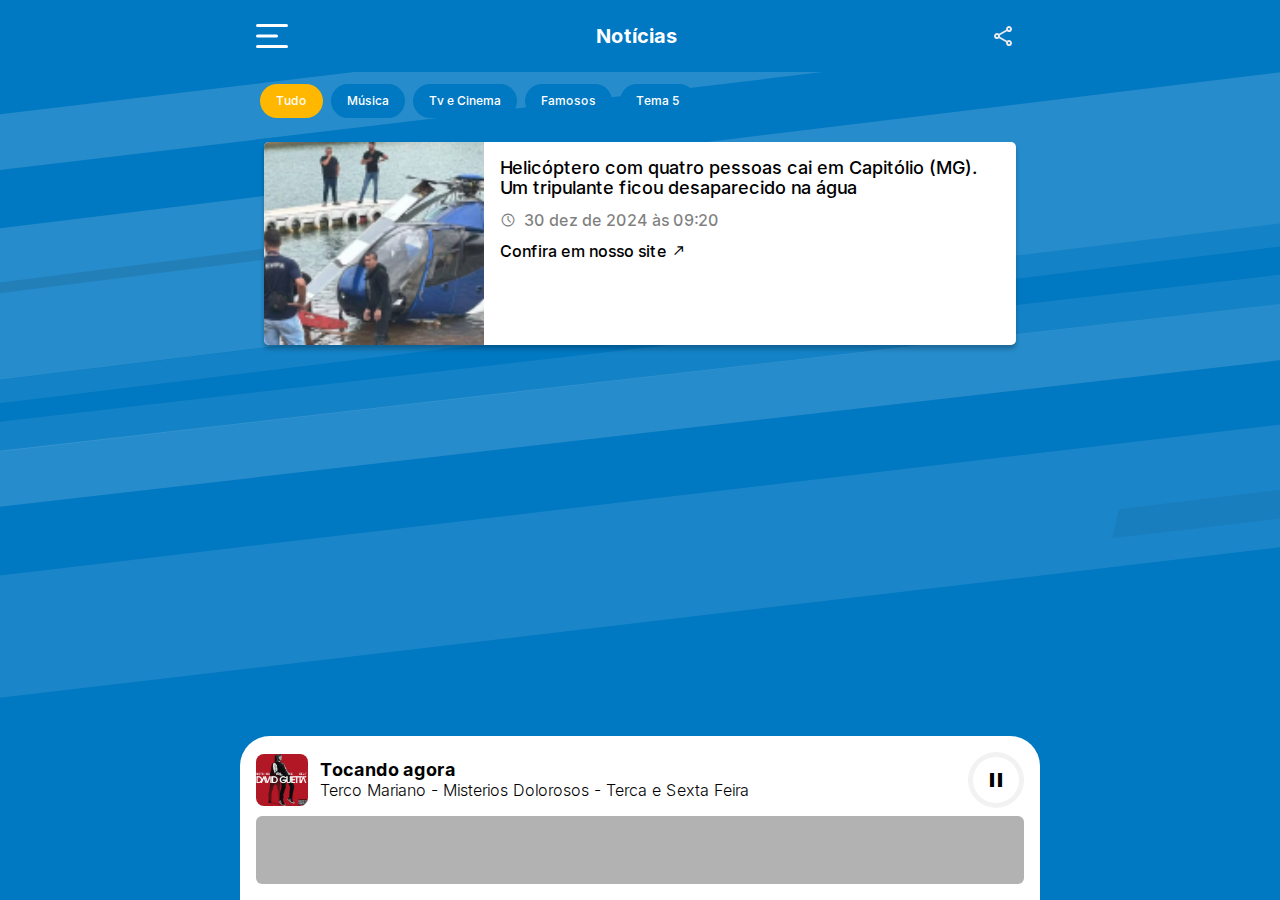
<file: noticias.html>
<!DOCTYPE html>
<html lang="pt-BR">
<head>
  <meta charset="UTF-8">
  <meta name="viewport" content="width=device-width, initial-scale=1.0">
  <title>Notícias</title>

  <!-- ---------------- CSS --------------- -->
  <link rel="stylesheet" href="https://fonts.googleapis.com/css2?family=Material+Symbols+Outlined:opsz,wght,FILL,GRAD@20..48,100..700,0..1,-50..200" />
  <link rel="stylesheet" href="./src/css/normalize.css">
  <link rel="stylesheet" href="./src/css/styleguide.css">
  <link rel="stylesheet" href="./src/css/components.css">
  
  <!-- ---------------- JS --------------- -->
  <script src="./src/js/svg-inject.min.js"></script>
</head>
<body>

  <nav class="sidebar" aria-label="Navegação principal">
    <div class="sidebar__background">
      <div class="sidebar_header">
        <label class="burger" for="burger" id="sidebar_burger_btn" aria-label="Abrir menu de navegação">
          <input type="checkbox" id="burger">
          <span></span>
          <span></span>
          <span></span>
        </label>
        <p class="sidebar_page_title">Notícias</p>
        <button class="share_btn">
          <img src="./src/assets/svg/share_icon.svg" onload="SVGInject(this)" alt="">
        </button>
      </div>
      
    </div>
    <div class="sidebar_navigation_wrapper" data-state="closed">
      <div class="sidebar_overlay" aria-hidden="true"></div>
      <div class="sidebar_navigation">
        <img src="./src/assets/img/logo-barroso-mix-sm.png" class="sidebar_logo" alt="Logo Barroso Mix">
        <ul class="sidebar_navigation_list">
          <li>
            <a href="/" aria-current="page" class="sidebar_navigation_item">
              <div class="sidebar_navigation_item_inner">
                <img src="./src/assets/svg/radio_line.svg" onload="SVGInject(this)">
                <p>Home</p>
              </div>
              <img src="./src/assets/svg/chevron-right_line.svg" onload="SVGInject(this)">
            </a>
          </li>
          <li>
            <a href="/programação.html" class="sidebar_navigation_item">
              <div class="sidebar_navigation_item_inner">
                <img src="./src/assets/svg/document_line.svg" onload="SVGInject(this)">
                <p>Programação</p>
              </div>
              <img src="./src/assets/svg/chevron-right_line.svg" onload="SVGInject(this)">
            </a>
          </li>
          <li>
            <a href="/mais-pedidas.html" class="sidebar_navigation_item">
              <div class="sidebar_navigation_item_inner">
                <img src="./src/assets/svg/music_fill.svg" onload="SVGInject(this)">
                <p>As mais pedidas</p>
              </div>
              <img src="./src/assets/svg/chevron-right_line.svg" onload="SVGInject(this)">
            </a>
          </li>
          <li>
            <a href="/mural-de-recados.html" class="sidebar_navigation_item">
              <div class="sidebar_navigation_item_inner">
                <img src="./src/assets/svg/message_line.svg" onload="SVGInject(this)">
                <p>Mural de recados</p>
              </div>
              <img src="./src/assets/svg/chevron-right_line.svg" onload="SVGInject(this)">
            </a>
          </li>
          <li>
            <a href="/chat.html" class="sidebar_navigation_item">
              <div class="sidebar_navigation_item_inner">
                <img src="./src/assets/svg/mdi_chat_fill.svg" onload="SVGInject(this)">
                <p>Chat</p>
              </div>
              <img src="./src/assets/svg/chevron-right_line.svg" onload="SVGInject(this)">
            </a>
          </li>
          <li>
            <a href="/noticias.html" class="sidebar_navigation_item">
              <div class="sidebar_navigation_item_inner">
                <img src="./src/assets/svg/noticias_fill.svg" onload="SVGInject(this)">
                <p>Notícias</p>
              </div>
              <img src="./src/assets/svg/chevron-right_line.svg" onload="SVGInject(this)">
            </a>
          </li>
          <li>
            <a href="/eventos.html" class="sidebar_navigation_item">
              <div class="sidebar_navigation_item_inner">
                <img src="./src/assets/svg/eventos_line.svg" onload="SVGInject(this)">
                <p>Eventos</p>
              </div>
              <img src="./src/assets/svg/chevron-right_line.svg" onload="SVGInject(this)">
            </a>
          </li>
          <li>
            <a href="/equipe.html" class="sidebar_navigation_item">
              <div class="sidebar_navigation_item_inner">
                <img src="./src/assets/svg/equipe_fill.svg" onload="SVGInject(this)">
                <p>Equipe</p>
              </div>
              <img src="./src/assets/svg/chevron-right_line.svg" onload="SVGInject(this)">
            </a>
          </li>
          <li>
            <a href="/galeria-de-fotos.html" class="sidebar_navigation_item">
              <div class="sidebar_navigation_item_inner">
                <img src="./src/assets/svg/galeria-fotos_line.svg" onload="SVGInject(this)">
                <p>Galeria de fotos</p>
              </div>
              <img src="./src/assets/svg/chevron-right_line.svg" onload="SVGInject(this)">
            </a>
          </li>
          <li>
            <a href="/promocoes.html" class="sidebar_navigation_item">
              <div class="sidebar_navigation_item_inner">
                <img src="./src/assets/svg/promocoes_fill.svg" onload="SVGInject(this)">
                <p>Promoções</p>
              </div>
              <img src="./src/assets/svg/chevron-right_line.svg" onload="SVGInject(this)">
            </a>
          </li>
          <li>
            <a href="/sobre-o-aplicativo.html" class="sidebar_navigation_item">
              <div class="sidebar_navigation_item_inner">
                <img src="./src/assets/svg/sobre_line.svg" onload="SVGInject(this)">
                <p>Sobre o aplicativo</p>
              </div>
              <img src="./src/assets/svg/chevron-right_line.svg" onload="SVGInject(this)">
            </a>
          </li>
        </ul>
        <ul class="sidebar_social_links">
          <li>
            <a href="/" class="sidebar_social_link">
              <img src="./src/assets/svg/instagram_line.svg" onload="SVGInject(this)">
            </a>
          </li>
          <li><a href="/" class="sidebar_social_link">
            <img src="./src/assets/svg/tiktok_line.svg" onload="SVGInject(this)">
          </a></li>
          <li><a href="/" class="sidebar_social_link">
            <img src="./src/assets/svg/youtube_line.svg" onload="SVGInject(this)">
          </a></li>
          <li>
            <a href="/" class="sidebar_social_link">
              <img src="./src/assets/svg/admin-site_line.svg" onload="SVGInject(this)">
            </a>
          </li>
          <li>
            <a href="/" class="sidebar_social_link">
              <img src="./src/assets/svg/line-horizontal-dots-20_filled.svg" onload="SVGInject(this)">
            </a>
          </li>
        </ul>
      </div>
    </div>
  </nav>

  <main class="home_background">
    <section class="tabs_container news_tabs_container">
      <nav role="tablist" class="news_tabs_nav">
        <button id="tudo" class="news_tab_btn" aria-controls="tudo" data-tab-btn="tudo" role="tab" aria-selected tabindex="0">Tudo</button>
        <button id="música" class="news_tab_btn" aria-controls="musica" data-tab-btn="musica" role="tab" aria-selected tabindex="-1">Música</button>
        <button id="tv-e-cinema" class="news_tab_btn" aria-controls="Tv e Cinema" data-tab-btn="tv-e-cinema" role="tab" aria-selected tabindex="-1">Tv e Cinema</button>
        <button id="famosos" class="news_tab_btn" aria-controls="Famosos" data-tab-btn="famosos" role="tab" aria-selected tabindex="-1">Famosos</button>
        <button id="tema 5" class="news_tab_btn" aria-controls="tema 5" data-tab-btn="tema 5" role="tab" aria-selected tabindex="-1">Tema 5</button>

      </nav>
      <section id="content" aria-live="polite" role="region" class="tabs_content">
        <div data-tab-content="tudo" aria-labelledby="Tudo" role="tabpanel" class="news_list">
          <div class="news_card">
            <div class="news_card_image">
              <img src="./src/assets/img/news_card_image.jpg" alt="Imagem da notícia">
            </div>
            <div class="news_card_content">
              <h3 class="news_card_title">Helicóptero com quatro pessoas cai em Capitólio (MG). Um tripulante ficou desaparecido na água</h3>
              <div class="news_date">
                <span class="material-symbols-outlined">
                  schedule
                </span>
                <p>30 dez de 2024 às 09:20</p>
              </div>
              <a href="" class="news_card_link">
                Confira em nosso site
                <span class="material-symbols-outlined">
                  call_made
                </span>
              </a>
            </div>
          </div>
        </div>
        <div data-tab-content="musica" aria-labelledby="música" role="tabpanel" class="news_list">
          <div class="news_card">
            <div class="news_card_image">
              <img src="./src/assets/img/news_card_image.jpg" alt="Imagem da notícia">
            </div>
            <div class="news_card_content">
              <h3 class="news_card_title">Posse do vice-prefeito Ricardo Nunes (MDB), do prefeito reeleito Bruno Covas (PSDB) e dos vereadores de ...</h3>
              <div class="news_date">
                <span class="material-symbols-outlined">
                  schedule
                </span>
                <p>30 dez de 2024 às 09:20</p>
              </div>
              <a href="" class="news_card_link">
                Confira em nosso site
                <span class="material-symbols-outlined">
                  call_made
                </span>
              </a>
            </div>
          </div>
        </div>
        <div data-tab-content="tv-e-cinema" aria-labelledby="Tv e Cinema" role="tabpanel" class="news_list">
          <div class="news_card">
            <div class="news_card_image">
              <img src="./src/assets/img/news_card_image.jpg" alt="Imagem da notícia">
            </div>
            <div class="news_card_content">
              <h3 class="news_card_title">O governo publicou uma portaria com a lista de feriados e dias de ponto facultativo em 2025.</h3>
              <div class="news_date">
                <span class="material-symbols-outlined">
                  schedule
                </span>
                <p>30 dez de 2024 às 09:20</p>
              </div>
              <a href="" class="news_card_link">
                Confira em nosso site
                <span class="material-symbols-outlined">
                  call_made
                </span>
              </a>
            </div>
          </div>
          <div class="news_card">
            <div class="news_card_image">
              <img src="./src/assets/img/news_card_image.jpg" alt="Imagem da notícia">
            </div>
            <div class="news_card_content">
              <h3 class="news_card_title">O governo publicou uma portaria com a lista de feriados e dias de ponto facultativo em 2025.</h3>
              <div class="news_date">
                <span class="material-symbols-outlined">
                  schedule
                </span>
                <p>30 dez de 2024 às 09:20</p>
              </div>
              <a href="" class="news_card_link">
                Confira em nosso site
                <span class="material-symbols-outlined">
                  call_made
                </span>
              </a>
            </div>
          </div>
          <div class="news_card">
            <div class="news_card_image">
              <img src="./src/assets/img/news_card_image.jpg" alt="Imagem da notícia">
            </div>
            <div class="news_card_content">
              <h3 class="news_card_title">O governo publicou uma portaria com a lista de feriados e dias de ponto facultativo em 2025.</h3>
              <div class="news_date">
                <span class="material-symbols-outlined">
                  schedule
                </span>
                <p>30 dez de 2024 às 09:20</p>
              </div>
              <a href="" class="news_card_link">
                Confira em nosso site
                <span class="material-symbols-outlined">
                  call_made
                </span>
              </a>
            </div>
          </div>
          <div class="news_card">
            <div class="news_card_image">
              <img src="./src/assets/img/news_card_image.jpg" alt="Imagem da notícia">
            </div>
            <div class="news_card_content">
              <h3 class="news_card_title">O governo publicou uma portaria com a lista de feriados e dias de ponto facultativo em 2025.</h3>
              <div class="news_date">
                <span class="material-symbols-outlined">
                  schedule
                </span>
                <p>30 dez de 2024 às 09:20</p>
              </div>
              <a href="" class="news_card_link">
                Confira em nosso site
                <span class="material-symbols-outlined">
                  call_made
                </span>
              </a>
            </div>
          </div>
          <div class="news_card">
            <div class="news_card_image">
              <img src="./src/assets/img/news_card_image.jpg" alt="Imagem da notícia">
            </div>
            <div class="news_card_content">
              <h3 class="news_card_title">O governo publicou uma portaria com a lista de feriados e dias de ponto facultativo em 2025.</h3>
              <div class="news_date">
                <span class="material-symbols-outlined">
                  schedule
                </span>
                <p>30 dez de 2024 às 09:20</p>
              </div>
              <a href="" class="news_card_link">
                Confira em nosso site
                <span class="material-symbols-outlined">
                  call_made
                </span>
              </a>
            </div>
          </div>
          <div class="news_card">
            <div class="news_card_image">
              <img src="./src/assets/img/news_card_image.jpg" alt="Imagem da notícia">
            </div>
            <div class="news_card_content">
              <h3 class="news_card_title">O governo publicou uma portaria com a lista de feriados e dias de ponto facultativo em 2025.</h3>
              <div class="news_date">
                <span class="material-symbols-outlined">
                  schedule
                </span>
                <p>30 dez de 2024 às 09:20</p>
              </div>
              <a href="" class="news_card_link">
                Confira em nosso site
                <span class="material-symbols-outlined">
                  call_made
                </span>
              </a>
            </div>
          </div>
          <div class="news_card">
            <div class="news_card_image">
              <img src="./src/assets/img/news_card_image.jpg" alt="Imagem da notícia">
            </div>
            <div class="news_card_content">
              <h3 class="news_card_title">O governo publicou uma portaria com a lista de feriados e dias de ponto facultativo em 2025.</h3>
              <div class="news_date">
                <span class="material-symbols-outlined">
                  schedule
                </span>
                <p>30 dez de 2024 às 09:20</p>
              </div>
              <a href="" class="news_card_link">
                Confira em nosso site
                <span class="material-symbols-outlined">
                  call_made
                </span>
              </a>
            </div>
          </div>
        </div>
        <div data-tab-content="famosos" aria-labelledby="famosos" role="tabpanel" class="news_list">
          <div class="news_card">
            <div class="news_card_image">
              <img src="./src/assets/img/news_card_image.jpg" alt="Imagem da notícia">
            </div>
            <div class="news_card_content">
              <h3 class="news_card_title">A médica alagoana Carolina Canales, de 24 anos, morreu neste domingo (29) durante um incêndio no hotel</h3>
              <div class="news_date">
                <span class="material-symbols-outlined">
                  schedule
                </span>
                <p>30 dez de 2024 às 09:20</p>
              </div>
              <a href="" class="news_card_link">
                Confira em nosso site
                <span class="material-symbols-outlined">
                  call_made
                </span>
              </a>
            </div>
          </div>
        </div>
        <div data-tab-content="tema 5" aria-labelledby="tema 5" role="tabpanel" class="news_list">
          <div class="news_card">
            <div class="news_card_image">
              <img src="./src/assets/img/news_card_image.jpg" alt="Imagem da notícia">
            </div>
            <div class="news_card_content">
              <h3 class="news_card_title">Helicóptero com quatro pessoas cai em Capitólio (MG). Um tripulante ficou desaparecido na água</h3>
              <div class="news_date">
                <span class="material-symbols-outlined">
                  schedule
                </span>
                <p>30 dez de 2024 às 09:20</p>
              </div>
              <a href="" class="news_card_link">
                Confira em nosso site
                <span class="material-symbols-outlined">
                  call_made
                </span>
              </a>
            </div>
          </div>
        </div>
      </section>
    </section>
  </main>


  <footer class="music_player" aria-label="Player de música">
    <div class="music_info_wrapper">
      <figure class="music_info">
        <div class="music_album_picture">
          <img src="./src/assets/img/album_picture.jpg" class="" alt="Foto do album">
        </div>
        <figcaption>
          <p class="music_status">Tocando agora</p>
          <p class="music_name">
            Terco Mariano - Misterios Dolorosos - Terca e Sexta Feira
          </p>
        </figcaption>
      </figure>
      <button class="music_play_btn">
        <span class="material-symbols-outlined">
          pause
        </span>
      </button>
    </div>
    <div class="adversing_wrapper">

    </div>
  </footer>
  
  <script src="./src/js/tabs.js"></script>
  <script src="./src/js/index.js"></script>
</body>
</html>
</file>
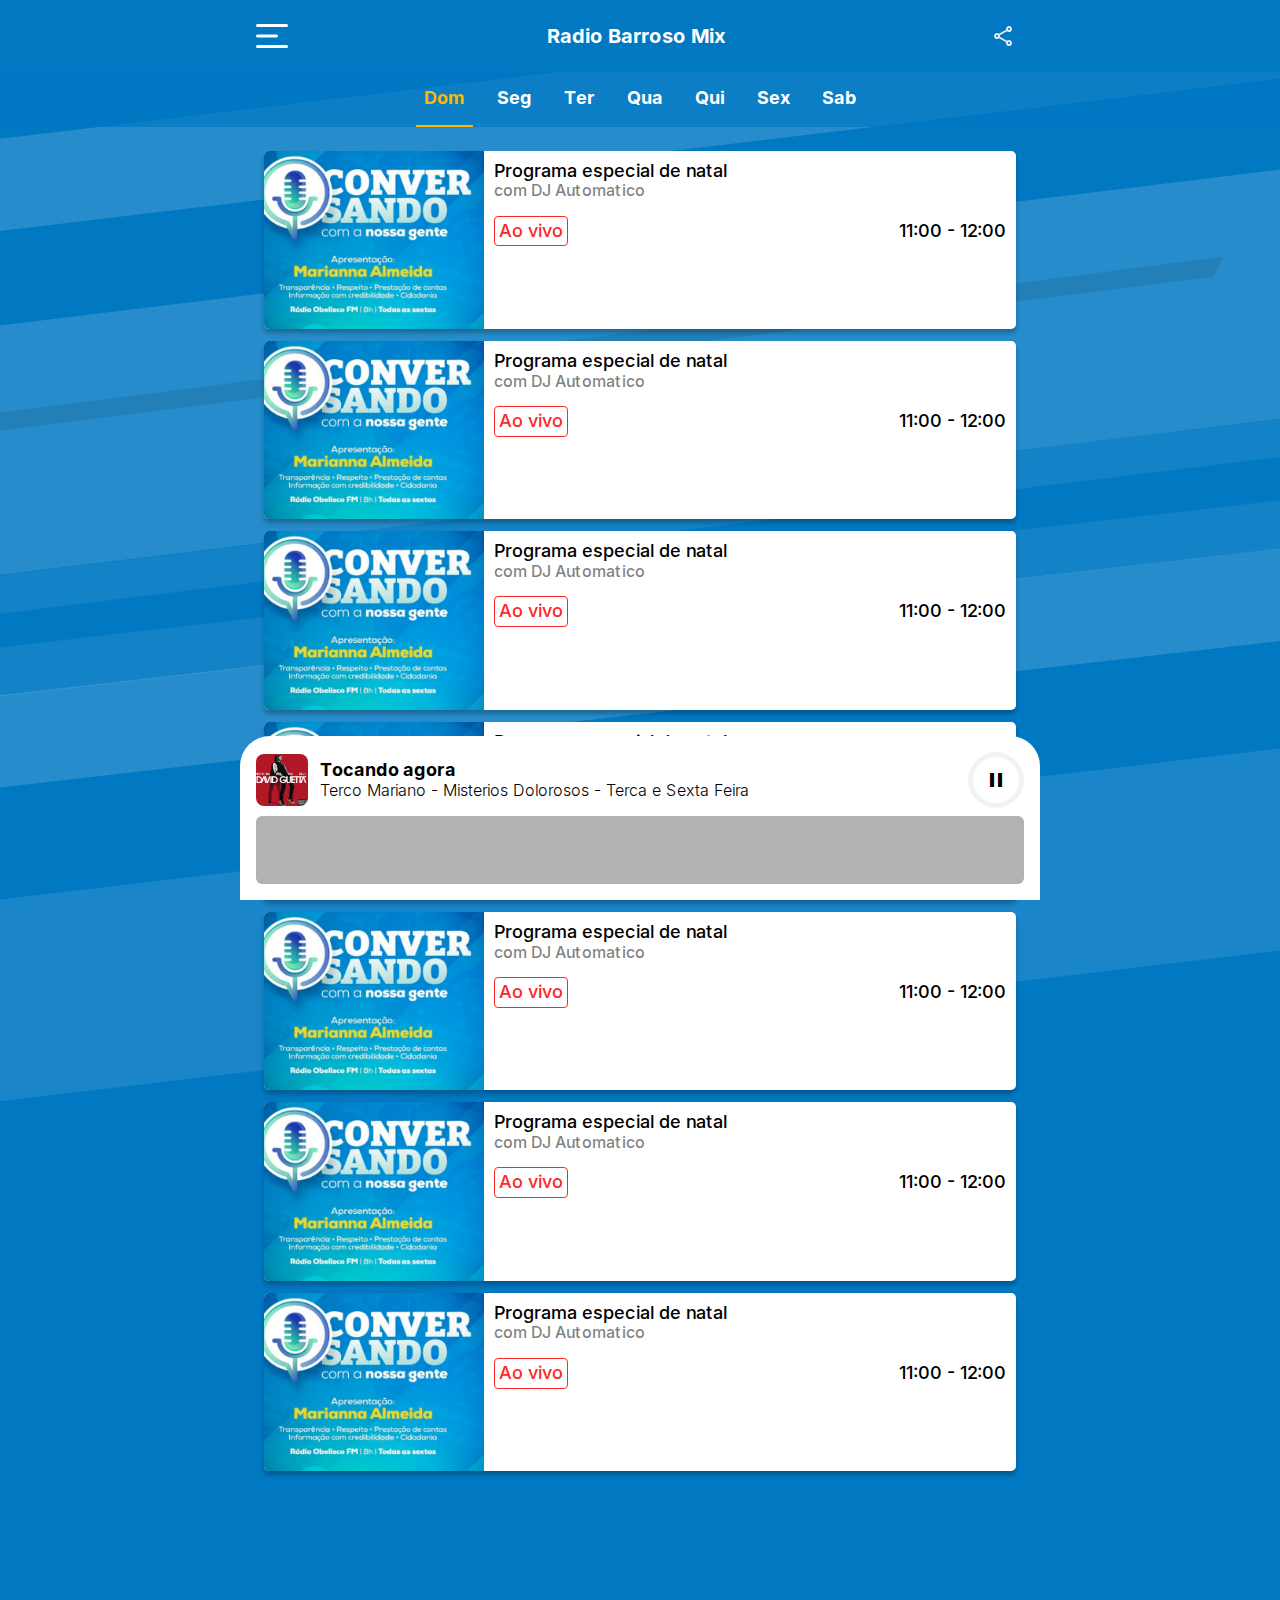
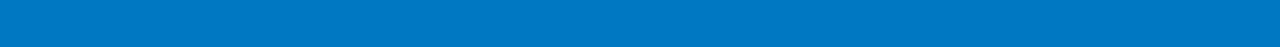
<file: programação.html>
<!DOCTYPE html>
<html lang="pt-BR">
  <head>
    <meta charset="UTF-8">
    <meta name="viewport" content="width=device-width, initial-scale=1.0">
    <title>Programação</title>
  
    <!-- ---------------- CSS --------------- -->
    <link rel="stylesheet" href="https://fonts.googleapis.com/css2?family=Material+Symbols+Outlined:opsz,wght,FILL,GRAD@20..48,100..700,0..1,-50..200" />
    <link rel="stylesheet" href="./src/css/normalize.css">
    <link rel="stylesheet" href="./src/css/styleguide.css">
    <link rel="stylesheet" href="./src/css/components.css">
    
    <!-- ---------------- JS --------------- -->
    <script src="./src/js/svg-inject.min.js"></script>
  </head>
<body>
  <nav class="sidebar" aria-label="Navegação principal">
    <div class="sidebar__background">
      <div class="sidebar_header">
        <label class="burger" for="burger" id="sidebar_burger_btn" aria-label="Abrir menu de navegação">
          <input type="checkbox" id="burger">
          <span></span>
          <span></span>
          <span></span>
        </label>
        <p class="sidebar_page_title">Radio Barroso Mix</p>
        <button class="share_btn">
          <img src="./src/assets/svg/share_icon.svg" onload="SVGInject(this)" alt="">
        </button>
      </div>
      
    </div>
    <div class="sidebar_navigation_wrapper" data-state="closed">
      <div class="sidebar_overlay" aria-hidden="true"></div>
      <div class="sidebar_navigation">
        <img src="./src/assets/img/logo-barroso-mix-sm.png" class="sidebar_logo" alt="Logo Barroso Mix">
        <ul class="sidebar_navigation_list">
          <li>
            <a href="/" aria-current="page" class="sidebar_navigation_item">
              <div class="sidebar_navigation_item_inner">
                <img src="./src/assets/svg/radio_line.svg" onload="SVGInject(this)">
                <p>Home</p>
              </div>
              <img src="./src/assets/svg/chevron-right_line.svg" onload="SVGInject(this)">
            </a>
          </li>
          <li>
            <a href="/programação.html" class="sidebar_navigation_item">
              <div class="sidebar_navigation_item_inner">
                <img src="./src/assets/svg/document_line.svg" onload="SVGInject(this)">
                <p>Programação</p>
              </div>
              <img src="./src/assets/svg/chevron-right_line.svg" onload="SVGInject(this)">
            </a>
          </li>
          <li>
            <a href="/mais-pedidas.html" class="sidebar_navigation_item">
              <div class="sidebar_navigation_item_inner">
                <img src="./src/assets/svg/music_fill.svg" onload="SVGInject(this)">
                <p>As mais pedidas</p>
              </div>
              <img src="./src/assets/svg/chevron-right_line.svg" onload="SVGInject(this)">
            </a>
          </li>
          <li>
            <a href="/mural-de-recados.html" class="sidebar_navigation_item">
              <div class="sidebar_navigation_item_inner">
                <img src="./src/assets/svg/message_line.svg" onload="SVGInject(this)">
                <p>Mural de recados</p>
              </div>
              <img src="./src/assets/svg/chevron-right_line.svg" onload="SVGInject(this)">
            </a>
          </li>
          <li>
            <a href="/chat.html" class="sidebar_navigation_item">
              <div class="sidebar_navigation_item_inner">
                <img src="./src/assets/svg/mdi_chat_fill.svg" onload="SVGInject(this)">
                <p>Chat</p>
              </div>
              <img src="./src/assets/svg/chevron-right_line.svg" onload="SVGInject(this)">
            </a>
          </li>
          <li>
            <a href="/noticias.html" class="sidebar_navigation_item">
              <div class="sidebar_navigation_item_inner">
                <img src="./src/assets/svg/noticias_fill.svg" onload="SVGInject(this)">
                <p>Notícias</p>
              </div>
              <img src="./src/assets/svg/chevron-right_line.svg" onload="SVGInject(this)">
            </a>
          </li>
          <li>
            <a href="/eventos.html" class="sidebar_navigation_item">
              <div class="sidebar_navigation_item_inner">
                <img src="./src/assets/svg/eventos_line.svg" onload="SVGInject(this)">
                <p>Eventos</p>
              </div>
              <img src="./src/assets/svg/chevron-right_line.svg" onload="SVGInject(this)">
            </a>
          </li>
          <li>
            <a href="/equipe.html" class="sidebar_navigation_item">
              <div class="sidebar_navigation_item_inner">
                <img src="./src/assets/svg/equipe_fill.svg" onload="SVGInject(this)">
                <p>Equipe</p>
              </div>
              <img src="./src/assets/svg/chevron-right_line.svg" onload="SVGInject(this)">
            </a>
          </li>
          <li>
            <a href="/galeria-de-fotos.html" class="sidebar_navigation_item">
              <div class="sidebar_navigation_item_inner">
                <img src="./src/assets/svg/galeria-fotos_line.svg" onload="SVGInject(this)">
                <p>Galeria de fotos</p>
              </div>
              <img src="./src/assets/svg/chevron-right_line.svg" onload="SVGInject(this)">
            </a>
          </li>
          <li>
            <a href="/promocoes.html" class="sidebar_navigation_item">
              <div class="sidebar_navigation_item_inner">
                <img src="./src/assets/svg/promocoes_fill.svg" onload="SVGInject(this)">
                <p>Promoções</p>
              </div>
              <img src="./src/assets/svg/chevron-right_line.svg" onload="SVGInject(this)">
            </a>
          </li>
          <li>
            <a href="/sobre-o-aplicativo.html" class="sidebar_navigation_item">
              <div class="sidebar_navigation_item_inner">
                <img src="./src/assets/svg/sobre_line.svg" onload="SVGInject(this)">
                <p>Sobre o aplicativo</p>
              </div>
              <img src="./src/assets/svg/chevron-right_line.svg" onload="SVGInject(this)">
            </a>
          </li>
        </ul>
        <ul class="sidebar_social_links">
          <li>
            <a href="/" class="sidebar_social_link">
              <img src="./src/assets/svg/instagram_line.svg" onload="SVGInject(this)">
            </a>
          </li>
          <li><a href="/" class="sidebar_social_link">
            <img src="./src/assets/svg/tiktok_line.svg" onload="SVGInject(this)">
          </a></li>
          <li><a href="/" class="sidebar_social_link">
            <img src="./src/assets/svg/youtube_line.svg" onload="SVGInject(this)">
          </a></li>
          <li>
            <a href="/" class="sidebar_social_link">
              <img src="./src/assets/svg/admin-site_line.svg" onload="SVGInject(this)">
            </a>
          </li>
          <li>
            <a href="/" class="sidebar_social_link">
              <img src="./src/assets/svg/line-horizontal-dots-20_filled.svg" onload="SVGInject(this)">
            </a>
          </li>
        </ul>
      </div>
    </div>
  </nav>

  <main class="home_background">
    <section class="tabs_container">
      <nav role="tablist" class="tabs_nav">
        <button id="Tab Domingo" class="tab_btn" aria-controls="dom" data-tab-btn="dom" role="tab" aria-selected tabindex="0">Dom</button>
        <button id="Tab Segunda" class="tab_btn" aria-controls="seg" data-tab-btn="seg" role="tab" aria-selected tabindex="-1">Seg</button>
        <button id="Tab Terça" class="tab_btn" aria-controls="ter" data-tab-btn="ter" role="tab" aria-selected tabindex="-1">Ter</button>
        <button id="Tab Quarta" class="tab_btn" aria-controls="qua" data-tab-btn="qua" role="tab" aria-selected tabindex="-1">Qua</button>
        <button id="Tab Quinta" class="tab_btn" aria-controls="qui" data-tab-btn="qui" role="tab" aria-selected tabindex="-1">Qui</button>
        <button id="Tab Sexta" class="tab_btn" aria-controls="sex" data-tab-btn="sex" role="tab" aria-selected tabindex="-1">Sex</button>
        <button id="Tab Sábado" class="tab_btn" aria-controls="sab" data-tab-btn="sab" role="tab" aria-selected tabindex="-1">Sab</button>
      </nav>
      <section id="content" aria-live="polite" role="region" class="tabs_content">
        <div data-tab-content="dom" aria-labelledby="Tab Domingo" role="tabpanel" class="schedule_list">
          <div class="schedule_item">
            <img src="./src/assets/img/schedule_item_img.png" alt="Imagem do item da programação">
            <div class="schedule_content">
              <p class="schedule_title">Programa especial de natal</p>
              <p class="schedule_description">com DJ Automatico</p>
              <div class="schedule_content_details">
                <span class="schedule_status">Ao vivo</span>
                <span class="schedule_time">11:00 - 12:00</span>
              </div>
            </div>
          </div>
          <div class="schedule_item">
            <img src="./src/assets/img/schedule_item_img.png" alt="Imagem do item da programação">
            <div class="schedule_content">
              <p class="schedule_title">Programa especial de natal</p>
              <p class="schedule_description">com DJ Automatico</p>
              <div class="schedule_content_details">
                <span class="schedule_status">Ao vivo</span>
                <span class="schedule_time">11:00 - 12:00</span>
              </div>
            </div>
          </div>
          <div class="schedule_item">
            <img src="./src/assets/img/schedule_item_img.png" alt="Imagem do item da programação">
            <div class="schedule_content">
              <p class="schedule_title">Programa especial de natal</p>
              <p class="schedule_description">com DJ Automatico</p>
              <div class="schedule_content_details">
                <span class="schedule_status">Ao vivo</span>
                <span class="schedule_time">11:00 - 12:00</span>
              </div>
            </div>
          </div>
          <div class="schedule_item">
            <img src="./src/assets/img/schedule_item_img.png" alt="Imagem do item da programação">
            <div class="schedule_content">
              <p class="schedule_title">Programa especial de natal</p>
              <p class="schedule_description">com DJ Automatico</p>
              <div class="schedule_content_details">
                <span class="schedule_status">Ao vivo</span>
                <span class="schedule_time">11:00 - 12:00</span>
              </div>
            </div>
          </div>
          <div class="schedule_item">
            <img src="./src/assets/img/schedule_item_img.png" alt="Imagem do item da programação">
            <div class="schedule_content">
              <p class="schedule_title">Programa especial de natal</p>
              <p class="schedule_description">com DJ Automatico</p>
              <div class="schedule_content_details">
                <span class="schedule_status">Ao vivo</span>
                <span class="schedule_time">11:00 - 12:00</span>
              </div>
            </div>
          </div>
          <div class="schedule_item">
            <img src="./src/assets/img/schedule_item_img.png" alt="Imagem do item da programação">
            <div class="schedule_content">
              <p class="schedule_title">Programa especial de natal</p>
              <p class="schedule_description">com DJ Automatico</p>
              <div class="schedule_content_details">
                <span class="schedule_status">Ao vivo</span>
                <span class="schedule_time">11:00 - 12:00</span>
              </div>
            </div>
          </div>
          <div class="schedule_item">
            <img src="./src/assets/img/schedule_item_img.png" alt="Imagem do item da programação">
            <div class="schedule_content">
              <p class="schedule_title">Programa especial de natal</p>
              <p class="schedule_description">com DJ Automatico</p>
              <div class="schedule_content_details">
                <span class="schedule_status">Ao vivo</span>
                <span class="schedule_time">11:00 - 12:00</span>
              </div>
            </div>
          </div>
        </div>
        <div data-tab-content="seg" aria-labelledby="Tab Segunda" role="tabpanel" class="schedule_list">
          <div class="schedule_item">
            <img src="./src/assets/img/schedule_item_img.png" alt="Imagem do item da programação">
            <div class="schedule_content">
              <p class="schedule_title">Programa especial de natal 1</p>
              <p class="schedule_description">com DJ Automatico</p>
              <div class="schedule_content_details">
                <span class="schedule_time">11:00 - 12:00</span>
              </div>
            </div>
          </div>
        </div>
        <div data-tab-content="ter" aria-labelledby="Tab Terça" role="tabpanel" class="schedule_list">
          <div class="schedule_item">
            <img src="./src/assets/img/schedule_item_img.png" alt="Imagem do item da programação">
            <div class="schedule_content">
              <p class="schedule_title">Programa especial de natal 2</p>
              <p class="schedule_description">com DJ Automatico</p>
              <div class="schedule_content_details">
                <span class="schedule_time">11:00 - 12:00</span>
              </div>
            </div>
          </div>
        </div>
        <div data-tab-content="qua" aria-labelledby="Tab Terça" role="tabpanel" class="schedule_list">
          <div class="schedule_item">
            <img src="./src/assets/img/schedule_item_img.png" alt="Imagem do item da programação">
            <div class="schedule_content">
              <p class="schedule_title">Programa especial de natal 2</p>
              <p class="schedule_description">com DJ Automatico</p>
              <div class="schedule_content_details">
                <span class="schedule_time">11:00 - 12:00</span>
              </div>
            </div>
          </div>
        </div>
        <div data-tab-content="qui" aria-labelledby="Tab Terça" role="tabpanel" class="schedule_list">
          <div class="schedule_item">
            <img src="./src/assets/img/schedule_item_img.png" alt="Imagem do item da programação">
            <div class="schedule_content">
              <p class="schedule_title">Programa especial de natal 2</p>
              <p class="schedule_description">com DJ Automatico</p>
              <div class="schedule_content_details">
                <span class="schedule_time">11:00 - 12:00</span>
              </div>
            </div>
          </div>
        </div>
        <div data-tab-content="sex" aria-labelledby="Tab Terça" role="tabpanel" class="schedule_list">
          <div class="schedule_item">
            <img src="./src/assets/img/schedule_item_img.png" alt="Imagem do item da programação">
            <div class="schedule_content">
              <p class="schedule_title">Programa especial de natal 2</p>
              <p class="schedule_description">com DJ Automatico</p>
              <div class="schedule_content_details">
                <span class="schedule_time">11:00 - 12:00</span>
              </div>
            </div>
          </div>
        </div>
        <div data-tab-content="sab" aria-labelledby="Tab Terça" role="tabpanel" class="schedule_list">
          <div class="schedule_item">
            <img src="./src/assets/img/schedule_item_img.png" alt="Imagem do item da programação">
            <div class="schedule_content">
              <p class="schedule_title">Programa especial de natal 2</p>
              <p class="schedule_description">com DJ Automatico</p>
              <div class="schedule_content_details">
                <span class="schedule_time">11:00 - 12:00</span>
              </div>
            </div>
          </div>
        </div>
      </section>
    </section>
  </main>

  <footer class="music_player" aria-label="Player de música">
    <div class="music_info_wrapper">
      <figure class="music_info">
        <div class="music_album_picture">
          <img src="./src/assets/img/album_picture.jpg" class="" alt="Foto do album">
        </div>
        <figcaption>
          <p class="music_status">Tocando agora</p>
          <p class="music_name">
            Terco Mariano - Misterios Dolorosos - Terca e Sexta Feira
          </p>
        </figcaption>
      </figure>
      <button class="music_play_btn">
        <span class="material-symbols-outlined">
          pause
        </span>
      </button>
    </div>
    <div class="adversing_wrapper">

    </div>
  </footer>

  <script type="module" src="./src/js/index.js"></script>
  <script type="module" src="./src/js/tabs.js"></script>
</body>
</html>
</file>
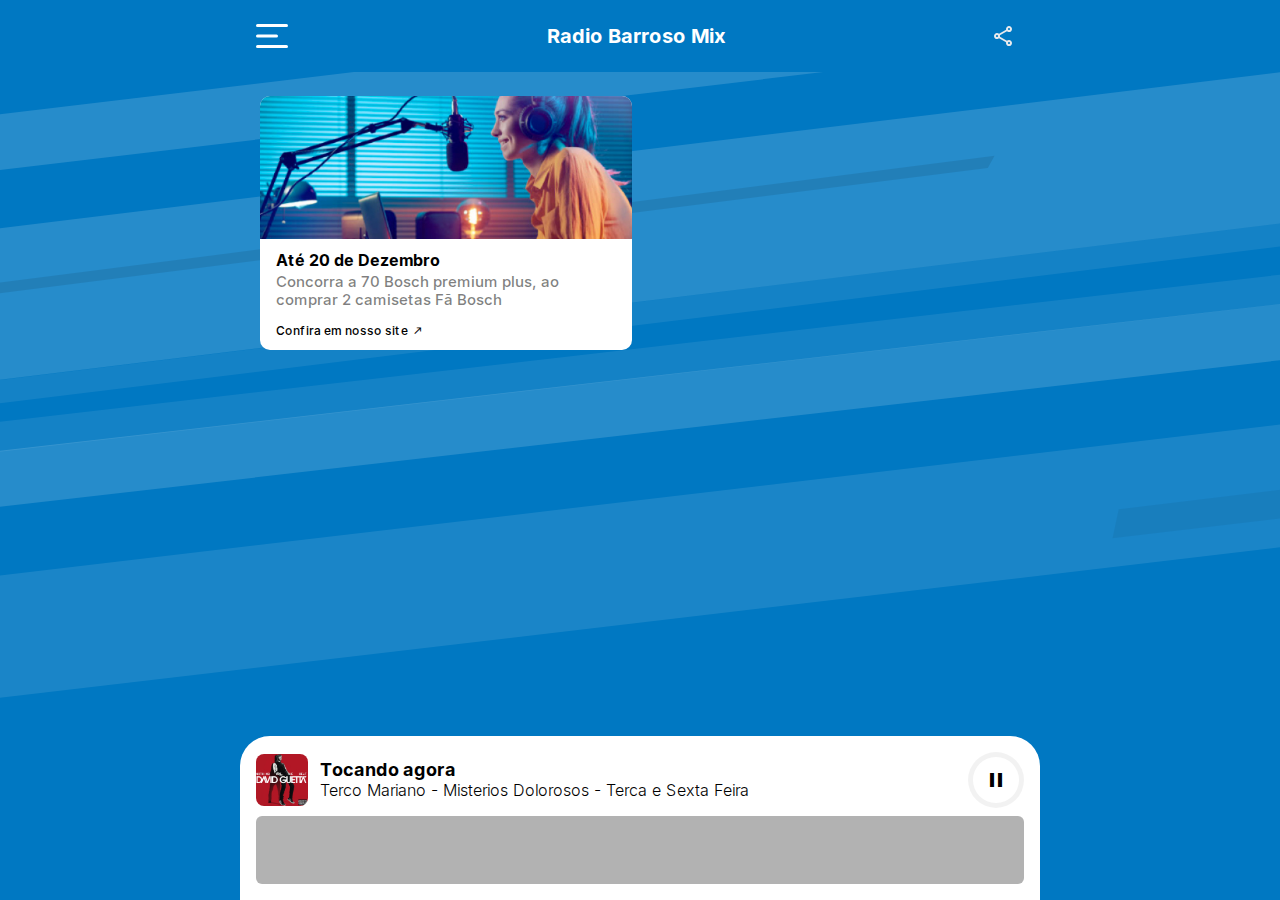
<file: promocoes.html>
<!DOCTYPE html>
<html lang="en">
<head>
  <meta charset="UTF-8">
  <meta name="viewport" content="width=device-width, initial-scale=1.0">
  <title>Promoções</title>

  <!-- ---------------- CSS --------------- -->
  <link rel="stylesheet" href="https://fonts.googleapis.com/css2?family=Material+Symbols+Outlined:opsz,wght,FILL,GRAD@20..48,100..700,0..1,-50..200" />
  <link rel="stylesheet" href="./src/css/normalize.css">
  <link rel="stylesheet" href="./src/css/styleguide.css">
  <link rel="stylesheet" href="./src/css/components.css">
  
  <!-- ---------------- JS --------------- -->
  <script src="./src/js/svg-inject.min.js"></script>
</head>
<body>
  
  <nav class="sidebar" aria-label="Navegação principal">
    <div class="sidebar__background">
      <div class="sidebar_header">
        <label class="burger" for="burger" id="sidebar_burger_btn" aria-label="Abrir menu de navegação">
          <input type="checkbox" id="burger">
          <span></span>
          <span></span>
          <span></span>
        </label>
        <p class="sidebar_page_title">Radio Barroso Mix</p>
        <button class="share_btn">
          <img src="./src/assets/svg/share_icon.svg" onload="SVGInject(this)" alt="">
        </button>
      </div>
      
    </div>
    <div class="sidebar_navigation_wrapper" data-state="closed">
      <div class="sidebar_overlay" aria-hidden="true"></div>
      <div class="sidebar_navigation">
        <img src="./src/assets/img/logo-barroso-mix-sm.png" class="sidebar_logo" alt="Logo Barroso Mix">
        <ul class="sidebar_navigation_list">
          <li>
            <a href="/" aria-current="page" class="sidebar_navigation_item">
              <div class="sidebar_navigation_item_inner">
                <img src="./src/assets/svg/radio_line.svg" onload="SVGInject(this)">
                <p>Home</p>
              </div>
              <img src="./src/assets/svg/chevron-right_line.svg" onload="SVGInject(this)">
            </a>
          </li>
          <li>
            <a href="/programação.html" class="sidebar_navigation_item">
              <div class="sidebar_navigation_item_inner">
                <img src="./src/assets/svg/document_line.svg" onload="SVGInject(this)">
                <p>Programação</p>
              </div>
              <img src="./src/assets/svg/chevron-right_line.svg" onload="SVGInject(this)">
            </a>
          </li>
          <li>
            <a href="/mais-pedidas.html" class="sidebar_navigation_item">
              <div class="sidebar_navigation_item_inner">
                <img src="./src/assets/svg/music_fill.svg" onload="SVGInject(this)">
                <p>As mais pedidas</p>
              </div>
              <img src="./src/assets/svg/chevron-right_line.svg" onload="SVGInject(this)">
            </a>
          </li>
          <li>
            <a href="/mural-de-recados.html" class="sidebar_navigation_item">
              <div class="sidebar_navigation_item_inner">
                <img src="./src/assets/svg/message_line.svg" onload="SVGInject(this)">
                <p>Mural de recados</p>
              </div>
              <img src="./src/assets/svg/chevron-right_line.svg" onload="SVGInject(this)">
            </a>
          </li>
          <li>
            <a href="/chat.html" class="sidebar_navigation_item">
              <div class="sidebar_navigation_item_inner">
                <img src="./src/assets/svg/mdi_chat_fill.svg" onload="SVGInject(this)">
                <p>Chat</p>
              </div>
              <img src="./src/assets/svg/chevron-right_line.svg" onload="SVGInject(this)">
            </a>
          </li>
          <li>
            <a href="/noticias.html" class="sidebar_navigation_item">
              <div class="sidebar_navigation_item_inner">
                <img src="./src/assets/svg/noticias_fill.svg" onload="SVGInject(this)">
                <p>Notícias</p>
              </div>
              <img src="./src/assets/svg/chevron-right_line.svg" onload="SVGInject(this)">
            </a>
          </li>
          <li>
            <a href="/eventos.html" class="sidebar_navigation_item">
              <div class="sidebar_navigation_item_inner">
                <img src="./src/assets/svg/eventos_line.svg" onload="SVGInject(this)">
                <p>Eventos</p>
              </div>
              <img src="./src/assets/svg/chevron-right_line.svg" onload="SVGInject(this)">
            </a>
          </li>
          <li>
            <a href="/equipe.html" class="sidebar_navigation_item">
              <div class="sidebar_navigation_item_inner">
                <img src="./src/assets/svg/equipe_fill.svg" onload="SVGInject(this)">
                <p>Equipe</p>
              </div>
              <img src="./src/assets/svg/chevron-right_line.svg" onload="SVGInject(this)">
            </a>
          </li>
          <li>
            <a href="/galeria-de-fotos.html" class="sidebar_navigation_item">
              <div class="sidebar_navigation_item_inner">
                <img src="./src/assets/svg/galeria-fotos_line.svg" onload="SVGInject(this)">
                <p>Galeria de fotos</p>
              </div>
              <img src="./src/assets/svg/chevron-right_line.svg" onload="SVGInject(this)">
            </a>
          </li>
          <li>
            <a href="/promocoes.html" class="sidebar_navigation_item">
              <div class="sidebar_navigation_item_inner">
                <img src="./src/assets/svg/promocoes_fill.svg" onload="SVGInject(this)">
                <p>Promoções</p>
              </div>
              <img src="./src/assets/svg/chevron-right_line.svg" onload="SVGInject(this)">
            </a>
          </li>
          <li>
            <a href="/sobre-o-aplicativo.html" class="sidebar_navigation_item">
              <div class="sidebar_navigation_item_inner">
                <img src="./src/assets/svg/sobre_line.svg" onload="SVGInject(this)">
                <p>Sobre o aplicativo</p>
              </div>
              <img src="./src/assets/svg/chevron-right_line.svg" onload="SVGInject(this)">
            </a>
          </li>
        </ul>
        <ul class="sidebar_social_links">
          <li>
            <a href="/" class="sidebar_social_link">
              <img src="./src/assets/svg/instagram_line.svg" onload="SVGInject(this)">
            </a>
          </li>
          <li><a href="/" class="sidebar_social_link">
            <img src="./src/assets/svg/tiktok_line.svg" onload="SVGInject(this)">
          </a></li>
          <li><a href="/" class="sidebar_social_link">
            <img src="./src/assets/svg/youtube_line.svg" onload="SVGInject(this)">
          </a></li>
          <li>
            <a href="/" class="sidebar_social_link">
              <img src="./src/assets/svg/admin-site_line.svg" onload="SVGInject(this)">
            </a>
          </li>
          <li>
            <a href="/" class="sidebar_social_link">
              <img src="./src/assets/svg/line-horizontal-dots-20_filled.svg" onload="SVGInject(this)">
            </a>
          </li>
        </ul>
      </div>
    </div>
  </nav>

  <main class="home_background">
    <section class="container">
      <div class="promotion_list">
        <div class="promotion_card">
          <div class="promotion_image">
            <img src="./src/assets/img/gallery_card_image.jpg" alt="Imagem da galeria">
          </div>
          <div class="promotion_content">
            <h3 class="promotion_title">
              Até 20 de Dezembro
            </h3>
            <p class="promotion_description">
              Concorra a 70 Bosch premium plus, ao comprar 2 camisetas Fã Bosch
            </p>
            <a href="" class="promotion_link">
              Confira em nosso site
              <span class="material-symbols-outlined">
                call_made
              </span>
            </a>
          </div>
        </div>
      </div>
    </section>
  </main>

  <footer class="music_player" aria-label="Player de música">
    <div class="music_info_wrapper">
      <figure class="music_info">
        <div class="music_album_picture">
          <img src="./src/assets/img/album_picture.jpg" class="" alt="Foto do album">
        </div>
        <figcaption>
          <p class="music_status">Tocando agora</p>
          <p class="music_name">
            Terco Mariano - Misterios Dolorosos - Terca e Sexta Feira
          </p>
        </figcaption>
      </figure>
      <button class="music_play_btn">
        <span class="material-symbols-outlined">
          pause
        </span>
      </button>
    </div>
    <div class="adversing_wrapper">

    </div>
  </footer>
  
  <script src="./src/js/index.js"></script>
</body>
</html>
</file>
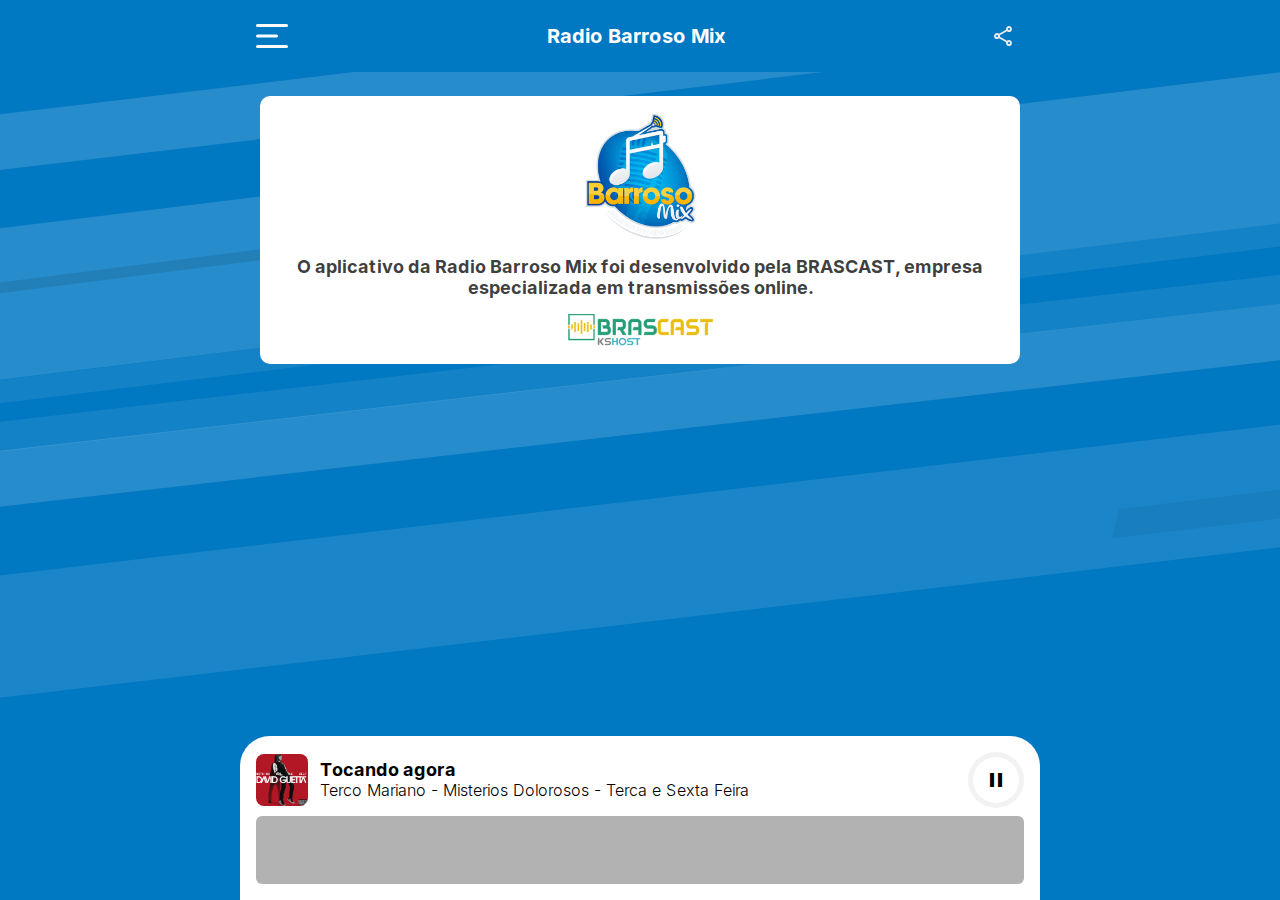
<file: sobre-o-aplicativo.html>
<!DOCTYPE html>
<html lang="en">
<head>
  <meta charset="UTF-8">
  <meta name="viewport" content="width=device-width, initial-scale=1.0">
  <title>Sobre o aplicativo</title>

  <!-- ---------------- CSS --------------- -->
  <link rel="stylesheet" href="https://fonts.googleapis.com/css2?family=Material+Symbols+Outlined:opsz,wght,FILL,GRAD@20..48,100..700,0..1,-50..200" />
  <link rel="stylesheet" href="./src/css/normalize.css">
  <link rel="stylesheet" href="./src/css/styleguide.css">
  <link rel="stylesheet" href="./src/css/components.css">
  
  <!-- ---------------- JS --------------- -->
  <script src="./src/js/svg-inject.min.js"></script>
</head>
<body>
   
  <nav class="sidebar" aria-label="Navegação principal">
    <div class="sidebar__background">
      <div class="sidebar_header">
        <label class="burger" for="burger" id="sidebar_burger_btn" aria-label="Abrir menu de navegação">
          <input type="checkbox" id="burger">
          <span></span>
          <span></span>
          <span></span>
        </label>
        <p class="sidebar_page_title">Radio Barroso Mix</p>
        <button class="share_btn">
          <img src="./src/assets/svg/share_icon.svg" onload="SVGInject(this)" alt="">
        </button>
      </div>
      
    </div>
    <div class="sidebar_navigation_wrapper" data-state="closed">
      <div class="sidebar_overlay" aria-hidden="true"></div>
      <div class="sidebar_navigation">
        <img src="./src/assets/img/logo-barroso-mix-sm.png" class="sidebar_logo" alt="Logo Barroso Mix">
        <ul class="sidebar_navigation_list">
          <li>
            <a href="/" aria-current="page" class="sidebar_navigation_item">
              <div class="sidebar_navigation_item_inner">
                <img src="./src/assets/svg/radio_line.svg" onload="SVGInject(this)">
                <p>Home</p>
              </div>
              <img src="./src/assets/svg/chevron-right_line.svg" onload="SVGInject(this)">
            </a>
          </li>
          <li>
            <a href="/programação.html" class="sidebar_navigation_item">
              <div class="sidebar_navigation_item_inner">
                <img src="./src/assets/svg/document_line.svg" onload="SVGInject(this)">
                <p>Programação</p>
              </div>
              <img src="./src/assets/svg/chevron-right_line.svg" onload="SVGInject(this)">
            </a>
          </li>
          <li>
            <a href="/mais-pedidas.html" class="sidebar_navigation_item">
              <div class="sidebar_navigation_item_inner">
                <img src="./src/assets/svg/music_fill.svg" onload="SVGInject(this)">
                <p>As mais pedidas</p>
              </div>
              <img src="./src/assets/svg/chevron-right_line.svg" onload="SVGInject(this)">
            </a>
          </li>
          <li>
            <a href="/mural-de-recados.html" class="sidebar_navigation_item">
              <div class="sidebar_navigation_item_inner">
                <img src="./src/assets/svg/message_line.svg" onload="SVGInject(this)">
                <p>Mural de recados</p>
              </div>
              <img src="./src/assets/svg/chevron-right_line.svg" onload="SVGInject(this)">
            </a>
          </li>
          <li>
            <a href="/chat.html" class="sidebar_navigation_item">
              <div class="sidebar_navigation_item_inner">
                <img src="./src/assets/svg/mdi_chat_fill.svg" onload="SVGInject(this)">
                <p>Chat</p>
              </div>
              <img src="./src/assets/svg/chevron-right_line.svg" onload="SVGInject(this)">
            </a>
          </li>
          <li>
            <a href="/noticias.html" class="sidebar_navigation_item">
              <div class="sidebar_navigation_item_inner">
                <img src="./src/assets/svg/noticias_fill.svg" onload="SVGInject(this)">
                <p>Notícias</p>
              </div>
              <img src="./src/assets/svg/chevron-right_line.svg" onload="SVGInject(this)">
            </a>
          </li>
          <li>
            <a href="/eventos.html" class="sidebar_navigation_item">
              <div class="sidebar_navigation_item_inner">
                <img src="./src/assets/svg/eventos_line.svg" onload="SVGInject(this)">
                <p>Eventos</p>
              </div>
              <img src="./src/assets/svg/chevron-right_line.svg" onload="SVGInject(this)">
            </a>
          </li>
          <li>
            <a href="/equipe.html" class="sidebar_navigation_item">
              <div class="sidebar_navigation_item_inner">
                <img src="./src/assets/svg/equipe_fill.svg" onload="SVGInject(this)">
                <p>Equipe</p>
              </div>
              <img src="./src/assets/svg/chevron-right_line.svg" onload="SVGInject(this)">
            </a>
          </li>
          <li>
            <a href="/galeria-de-fotos.html" class="sidebar_navigation_item">
              <div class="sidebar_navigation_item_inner">
                <img src="./src/assets/svg/galeria-fotos_line.svg" onload="SVGInject(this)">
                <p>Galeria de fotos</p>
              </div>
              <img src="./src/assets/svg/chevron-right_line.svg" onload="SVGInject(this)">
            </a>
          </li>
          <li>
            <a href="/promocoes.html" class="sidebar_navigation_item">
              <div class="sidebar_navigation_item_inner">
                <img src="./src/assets/svg/promocoes_fill.svg" onload="SVGInject(this)">
                <p>Promoções</p>
              </div>
              <img src="./src/assets/svg/chevron-right_line.svg" onload="SVGInject(this)">
            </a>
          </li>
          <li>
            <a href="/sobre-o-aplicativo.html" class="sidebar_navigation_item">
              <div class="sidebar_navigation_item_inner">
                <img src="./src/assets/svg/sobre_line.svg" onload="SVGInject(this)">
                <p>Sobre o aplicativo</p>
              </div>
              <img src="./src/assets/svg/chevron-right_line.svg" onload="SVGInject(this)">
            </a>
          </li>
        </ul>
        <ul class="sidebar_social_links">
          <li>
            <a href="/" class="sidebar_social_link">
              <img src="./src/assets/svg/instagram_line.svg" onload="SVGInject(this)">
            </a>
          </li>
          <li><a href="/" class="sidebar_social_link">
            <img src="./src/assets/svg/tiktok_line.svg" onload="SVGInject(this)">
          </a></li>
          <li><a href="/" class="sidebar_social_link">
            <img src="./src/assets/svg/youtube_line.svg" onload="SVGInject(this)">
          </a></li>
          <li>
            <a href="/" class="sidebar_social_link">
              <img src="./src/assets/svg/admin-site_line.svg" onload="SVGInject(this)">
            </a>
          </li>
          <li>
            <a href="/" class="sidebar_social_link">
              <img src="./src/assets/svg/line-horizontal-dots-20_filled.svg" onload="SVGInject(this)">
            </a>
          </li>
        </ul>
      </div>
    </div>
  </nav>

  <main class="home_background">
    <section class="container">
      <div class="about_card">
        <img src="./src/assets/img/logo-barroso-mix-lg.png" class="about_logo" alt="Logo Barroso Mix">
        <h2 class="about_title">O aplicativo da Radio Barroso Mix foi desenvolvido pela BRASCAST, empresa especializada em transmissões online.</h2>
        <img src="./src/assets/img/logo-brascast.png" class="about_sec_logo" alt="Logo Brascast">
      </div>
    </section>
  </main>

  <footer class="music_player" aria-label="Player de música">
    <div class="music_info_wrapper">
      <figure class="music_info">
        <div class="music_album_picture">
          <img src="./src/assets/img/album_picture.jpg" class="" alt="Foto do album">
        </div>
        <figcaption>
          <p class="music_status">Tocando agora</p>
          <p class="music_name">
            Terco Mariano - Misterios Dolorosos - Terca e Sexta Feira
          </p>
        </figcaption>
      </figure>
      <button class="music_play_btn">
        <span class="material-symbols-outlined">
          pause
        </span>
      </button>
    </div>
    <div class="adversing_wrapper">

    </div>
  </footer>
  
  <script src="./src/js/index.js"></script>
</body>
</html>
</file>
<file: src/css/styleguide.css>
/* ----------------- Fonts ----------------- */

@font-face { font-family: "Inter"; font-style: normal; font-weight: 300; font-display: swap; src: url("../assets/fonts/Inter-Light.woff2") format("woff2"); }
@font-face { font-family: "Inter"; font-style: italic; font-weight: 300; font-display: swap; src: url("Inter-LightItalic.woff2") format("woff2"); }
@font-face { font-family: "Inter"; font-style: normal; font-weight: 400; font-display: swap; src: url("../assets/fonts/Inter-Regular.woff2") format("woff2"); }
@font-face { font-family: "Inter"; font-style: italic; font-weight: 400; font-display: swap; src: url("../assets/fonts/Inter-Italic.woff2") format("woff2"); }
@font-face { font-family: "Inter"; font-style: normal; font-weight: 500; font-display: swap; src: url("../assets/fonts/Inter-Medium.woff2") format("woff2"); }
@font-face { font-family: "Inter"; font-style: italic; font-weight: 500; font-display: swap; src: url("../assets/fonts/Inter-MediumItalic.woff2") format("woff2"); }
@font-face { font-family: "Inter"; font-style: normal; font-weight: 600; font-display: swap; src: url("../assets/fonts/Inter-SemiBold.woff2") format("woff2"); }
@font-face { font-family: "Inter"; font-style: italic; font-weight: 600; font-display: swap; src: url("../assets/fonts/Inter-SemiBoldItalic.woff2") format("woff2"); }
@font-face { font-family: "Inter"; font-style: normal; font-weight: 700; font-display: swap; src: url("../assets/fonts/Inter-Bold.woff2") format("woff2"); }
@font-face { font-family: "Inter"; font-style: italic; font-weight: 700; font-display: swap; src: url("../assets/fonts/Inter-BoldItalic.woff2") format("woff2"); }

/* ----------------- Colors ----------------- */

:root{
  /* hsl pure values for all of them */
  --color1: 0, 0%, 100%; /* Used for background, texts and icons*/
  --color2: 0, 0%, 0%; /* Used for texts, button backgrounds and texts  */
  --color3: 203, 100%, 38%; /* Used for background, buttons and icons */
  --color4: 43, 100%, 50%; /* Used to highlight texts, buttons and active states */
}

/* ----------------- Hide scrollbar ----------------- */

body::-webkit-scrollbar,
body::-webkit-scrollbar {display: none;} 
body {-ms-overflow-style: none;}
html {scrollbar-width: none;}

/* ----------------- Reset ----------------- */

*,
*:after,
*:before {
  -webkit-box-sizing: border-box;
  -moz-box-sizing: border-box;
  box-sizing: border-box;
  margin: 0;
  padding: 0;
}

figure {
  display: block;
  margin-block-start: 0em;
  margin-block-end: 0em;
  margin-inline-start: 0px;
  margin-inline-end: 0px;
  unicode-bidi: isolate;
}

html {
  scroll-behavior: initial;
}

html,
body {
  -webkit-font-smoothing: antialiased;
}

svg {
  max-width: none;
  height: auto;
  box-sizing: border-box;
  vertical-align: middle;
}

html,body{
  margin: 0;
  padding: 0;
  box-sizing: border-box;
}

body {
  font-family: "Inter", sans-serif;
  background-color: hsla(var(--color3), 1);
  color: hsla(var(--color1), 1);
}

a {
  color: inherit;
}

button{
  background: transparent;
  border: 0px solid hsla(var(--color1), 1);
  cursor: pointer;
}

/* ----------------- Typography ----------------- */

h1, h2, h3, h4, h5, h6, p, a, li, ul, ol, span, strong, em  {padding: 0; margin: 0; font-style: normal; font-weight: 450; letter-spacing: normal;}
h1:last-child, h2:last-child, h3:last-child, h4:last-child, p:last-child, p.big:last-child, p.small:last-child, a:last-child, strong:last-child  {margin-bottom: 0;}
</file>
<file: src/css/components.css>
/* ----------------- Base ----------------- */

.container{
  padding: calc(var(--navbar-h, 0px) + 1.5rem) 1.25rem;
  padding-bottom: calc(var(--footer-h, 0px) + 2.5rem); /* as the footer is fixed, the padding-bottom is the same as the footer height to avoid overlapping or content hiding */
  display: block; 
  width: 100%;
}

.chat_container{
  padding: calc(var(--navbar-h, 0px) + 2.5rem) 0rem calc(var(--footer-h, 0px));
  background: hsla(30, 14%, 86%, 1);
  height: 100dvh;
  overflow: hidden;
  display: flex;
  flex-direction: column;
  justify-content: center;
  align-items: center;

  & iframe{
    width: 100%;
    height: 100%;
  }
}

@media screen and (min-width: 601px){

  .container{
    margin: 0 auto;
    max-width: 800px;
  }

}

/* ----------------- Hamburger menu ----------------- */

.burger {
  position: relative;
  width: 32px;
  height: 24px;
  background: transparent;
  cursor: pointer;
  display: block;
}

.burger input {
  display: none;
}

.burger span {
  display: block;
  position: absolute;
  height: 3px;
  width: 100%;
  background: hsla(var(--color1), 1);
  border-radius: 9px;
  opacity: 1;
  left: 0;
  transform: rotate(0deg);
  transition: .25s ease-in-out;
}

.burger span:nth-of-type(1) {
  top: 0px;
  transform-origin: left center;
}

.burger span:nth-of-type(2) {
  top: 50%;
  transform: translateY(-50%);
  width: 70%;
  transform-origin: left center;
}

.burger span:nth-of-type(3) {
  top: 100%;
  transform-origin: left center;
  transform: translateY(-100%);
}

.burger input:checked ~ span:nth-of-type(1) {
  transform: rotate(45deg);
  top: 0px;
  left: 5px;
}

.burger input:checked ~ span:nth-of-type(2) {
  width: 0%;
  opacity: 0;
}

.burger input:checked ~ span:nth-of-type(3) {
  transform: rotate(-45deg);
  top: 23px;
  left: 5px;
}

/* ----------------- Sidebar ----------------- */

.sidebar{
  position: fixed;
  top: 0;
  left: 0;
  width: 100%;
  z-index: 99;
}

.sidebar_header{
  padding: 1rem;
  display: flex;
  justify-content: space-between;
  align-items: center;
}

.sidebar__background{
  background-color: hsla(var(--color3), 1);
}

.share_btn{
  padding: 0.5rem;
  display: flex;
  align-items: center;
  justify-content: center;
}

.sidebar_page_title{
  font-size: 1.25rem; /* 20px */
  font-weight: 700;
  color: hsla(var(--color1), 1);
  text-align: center;
  overflow: hidden;
  text-overflow: ellipsis;
  white-space: nowrap;
  line-clamp: 1;
  margin: 0 0.5rem;
}

@media screen and (max-width: 375px){
  .sidebar_page_title{
    font-size: 1rem;
  }
}

.sidebar_navigation_wrapper{
  position: fixed;
  top: 0;
  left: 0;
  width: 100dvw;
  height: 100vh;
  z-index: 99;

  opacity: 1;
}

.sidebar_overlay{
  position: fixed;
  top: 0;
  left: 0;
  width: 100dvw;
  height: 100dvh;
  background-color: hsla(var(--color2), 0.78);
  z-index: 97;
  opacity: 1;
  transition: opacity 0.15s cubic-bezier(.39,.03,.83,.37);
  
}

.sidebar_navigation{
  position: fixed;
  top: 0;
  left: 0;
  background-color: hsla(var(--color3), 1);
  background-image: url("../assets/svg/background-app-transparent.svg");
  background-size: cover;
  background-repeat: no-repeat;
  width: 80vw;
  height: 100vh;
  z-index: 98;
  padding: 2rem 0rem; /* 54px 16px */
  display: flex;
  flex-direction: column;
  gap: 1rem;
  transition: all 0.3s cubic-bezier(.39,.03,.83,.37) 0.15s;
  opacity: 1;
  overflow-y: auto;

  &::-webkit-scrollbar{
    width: 4px;
    background: transparent;
  }
  &::-webkit-scrollbar-thumb{	
    background: hsla(var(--color1), 1);
    border-radius: 2px;
  }
}

.sidebar_navigation_wrapper[data-state="closed"]{
  opacity: 0;
  user-select: none;
  pointer-events: none;
  transition: all 0.3s cubic-bezier(.39,.03,.83,.37) 0.3s;
  & .sidebar_overlay{
    opacity: 0;
  }

  & .sidebar_navigation{
    transform: translateX(-100%);
  }
}

body:has(.sidebar_navigation_wrapper[data-state="open"]) {
  overflow: hidden;
}

.sidebar_navigation_wrapper[data-state="open"]{
  opacity: 1;
  user-select: auto;
  pointer-events: all;
  & .sidebar_overlay{
    opacity: 1;
    transition-timing-function: cubic-bezier(.29,.9,.83,1);
  }

  & .sidebar_navigation{
    transform: translateX(0);
    transition-timing-function: cubic-bezier(.29,.9,.83,1);
  }
}

.sidebar_logo{
  max-width: 92px;
}

.sidebar_navigation_list{
  list-style-type: none;
  padding: 0;
  margin: 0;
  width: 100%;
}

.sidebar_navigation_item{
  display: flex;
  align-items: center;
  justify-content: space-between;
  width: 100%;
  gap: 1rem;
  padding: 1rem; /* 16px */
  color: hsla(var(--color1), 1);
  font-size: 1rem; /* 16px */
  font-weight: 700;
  text-decoration: none;
  border-bottom: 1px solid hsla(var(--color1), 0.1);
  transition: all 0.3s cubic-bezier(.39,.03,.83,.37);
  & .sidebar_navigation_item_inner{
      display: flex;
      align-items: center;
      gap: 0.5rem;
    }

  &:hover{
    background-color: hsla(var(--color1), 0.1);
  }
}

.sidebar_social_links{
  display: flex;
  align-items: center;
  justify-content: flex-start;
  width: 100%;
  gap: 1rem;
  padding: 1rem; /* 16px */
  color: hsla(var(--color1), 1);
  font-size: 1rem; /* 16px */
  font-weight: 700;
  text-decoration: none;
  list-style-type: none;
  margin-top: auto;

  & li:last-child{
    margin-left: auto;
  }
}

@media screen and (min-width: 601px){

  .sidebar_header{
    width: 100%;
    max-width: 800px;
    margin: 0 auto;
  }

  .sidebar_navigation{
    width: 50dvw;
  }

}


@media screen and (min-width: 1024px){

.sidebar_navigation{
  width: 25dvw;
}

}

/* ----------------- Home page ----------------- */

.home_background{
  background-image: url("../assets/svg/background-app-transparent.svg");
  background-size: cover;
  background-repeat: no-repeat;
  background-position: center center;
  min-height: 100dvh;
}

@media screen and (min-width: 601px){

  .home_background{
    background-image: url("../assets/svg/background-app-transparent-desktop.svg");
    background-size: cover;
    background-position: top center;
  }
}

.home_container{
  width: 100%;
}

.home_content{
  width: 100%;
  display: flex;
  flex-direction: column;
  justify-content: center;
  align-items: center;
  /* -navbar-h actually is the height of the navbar + the distance from the top */
  padding: calc(var(--navbar-h, 0px) + 0.5rem) 1.25rem; /* getting the navbar height from js + 20px */
  margin-bottom: calc(var(--navbar-h, 0px) + 2.5rem); /* as the footer is fixed, the margin-bottom is the same as the footer height to avoid overlapping or content hiding */
}

.home_main_logo{
  max-width: 248px;
}

@media screen and (max-width: 375px){
  .home_main_logo{
    max-width: 145px;
  }
}

.home_infos{
  display: flex;
  flex-direction: column;
  align-items: center;
  justify-content: center;
  gap: 0.75rem;
}

.stream_status{
  color: hsla(var(--color1), 1);
  font-size: 0.8125rem; /* 13px */
  font-weight: 300;
  text-align: center;
  padding: 0.25rem 0.5rem; /* 4px 8px */
  border: 1px solid hsla(var(--color1), 1);
  border-radius: 99px; /* 4px */
  margin-top: 2.25rem;
  display: inline-flex;
}

.stream_infos{
  display: flex;
  flex-direction: column;
  align-items: center;
  gap: 0.25rem;
  text-align: center;
  & .stream_name{
    font-weight: 600;
    color: hsla(var(--color1), 1);
    font-size: 0.9375rem; /* 15px */
  }
  & .stream_description{
    font-size: 0.75rem; /* 12px */
    font-weight: 300;
    color: hsla(var(--color1), 1);

    & .stream_owner_name{
      font-weight: 600;
    }
  }
}

@media screen and (min-width: 601px){

  .home_container{
    width: 100%;
    max-width: 800px;
    margin: 0 auto;
  }
  
  .stream_status{
    padding: 0.5rem 1rem;
    font-size: 1.125rem;
  }

  .stream_infos{
    & .stream_name{
      font-size: 2rem;
    }
    & .stream_description{
      font-size: 1.125rem;
    }
  }

}
  

/* ----------------- Home action buttons ----------------- */
.home_buttons{
  display: flex;
  flex-direction: row;
  justify-content: center;
  gap: 0.75rem; /* 12px */
  margin-top: 2.5rem; /* 40px */
}

.home_buttons a{
  text-decoration: none;
  width: 100%;
}

.home_action_btn{
  display: flex;
  flex-direction: column;
  gap: 0.375rem;
  align-items: center;
  justify-content: center;
  padding: 0.75rem 1rem; /* 8px 12px */
  border-radius: 0.5rem; /* 8px */
  background-color: hsla(var(--color2), 0.3);
  color: hsla(var(--color1), 1);
  font-size: 0.75rem; /* 12px */
  font-weight: 600;
  width: 100%;
  white-space: nowrap;

  transition: all 0.15s ease-in-out;
  & svg{
    width: 24px;
    height: 24px;
  }
  &:hover{
    background-color: hsla(var(--color2), 0.6);
  }
}

@media screen and (min-width: 601px){
  .home_action_btn{
    padding: 1.5rem 1.5rem; /* 16px 24px */
    font-size: 1.125rem;
  }
}

/* ----------------- Music player footer ----------------- */

.music_player{
  position: fixed;
  bottom: 0;
  left: 0;
  width: 100dvw;
  background-color: hsla(var(--color1), 1);
  color: hsla(var(--color2), 1);
  padding: 1rem; /* 24px */
  display: flex;
  flex-direction: column;
  gap: 0.5rem; /* 24px */
  z-index: 10;
  border-radius: 1.875rem 1.875rem 0rem 0rem; /* 30px */
}

.music_info_wrapper{
  display: flex;
  flex-direction: row;
  align-items: center;
  justify-content: space-between;
  width: 100%;
  gap: 1.5rem; /* 24px */
}

.music_info{
  display: flex;
  align-items: center;
  justify-content: center;
  gap: 0.5rem; /* 8px */

  & figcaption .music_status{
    font-size: 0.8125rem; /* 13px */
    font-weight: 700;
  }

  & figcaption .music_name{
    font-weight: 300;
    font-size: 0.875rem; /* 14px */
  }
}

.music_play_btn{
  display: flex;
  align-items: center;
  justify-content: center;
  box-shadow: inset 0px 0px 0px 5px hsla(var(--color2), 0.05);
  padding: 1rem; /* 16px */
  border-radius: 50%;
  border: none;
  cursor: pointer;
  & .material-symbols-outlined {
    font-variation-settings:
    'FILL' 1,
    'wght' 400,
    'GRAD' 0,
    'opsz' 24;
  }
}

.music_album_picture{
  width: 52px;
  height: 52px;
  border-radius: 0.5rem; /* 8px */
  overflow: hidden;
  flex-shrink: 0;
  & img{
    width: 100%;
    height: 100%;
    object-fit: cover;
  }
}

.adversing_wrapper{
  display: flex;
  flex-direction: row;
  align-items: center;
  justify-content: center;
  gap: 1.5rem; /* 24px */
  width: 100%;
  min-height: 68px;

  background-color: hsla(var(--color2), 0.3);
  border-radius: 0.375rem; /* 8px */
}

@media screen and (max-width: 375px){
  .music_album_picture{
    display: none;
  }
}

/**
  /* Making it bigger when it's in homepage
  */

.music_player.is__home{
  & .music_album_picture{
    width: 80px;
    height: 80px;
  }

  & .music_play_btn{
    padding: 1.25rem; /* 20px */
    & svg{
      width: 40px;
      height: 40px;
    }
  }
}

@media screen and (min-width: 601px){
  .music_player{
    max-width: 800px;
    margin-inline: auto;
    left: 50%;
    transform: translateX(-50%);
  }

  .music_info{
    display: flex;
    align-items: center;
    justify-content: center;
    gap: 0.75rem; /* 12px */
  
    & figcaption .music_status{
      font-size: 1.125rem; /* 18px */
      font-weight: 700;
    }
  
    & figcaption .music_name{
      font-weight: 300;
      font-size: 1rem; /* 16px */
    }
  }
}

/* Tabs Container */

.tabs_container{
  display: flex;
  flex-direction: column;
  align-items: center;
  justify-content: center;
  gap: 0.75rem; /* 12px */
  width: 100%;
  margin-bottom: calc(var(--footer-h, 0px)); 
}

.tabs_nav{
  background-color: hsla(var(--color3), 0.68);
  display: flex;
  flex-direction: row;
  align-items: center;
  justify-content: space-between;
  gap: 0.5rem; /* 12px */
  width: 100%;
  padding-inline: 1.5rem; /* 24px */
  margin-top: var(--navbar-h, 0px);
  color: hsla(var(--color1), 1);
  overflow-x: auto;
  overflow-y: hidden;
  scroll-snap-type: x mandatory;
  scroll-behavior: smooth;

  &::-webkit-scrollbar{
    display: none;
  }
}

.tab_btn{
  display: flex;
  flex-direction: row;
  align-items: center;
  justify-content: center;
  gap: 0.5rem; /* 8px */
  padding: 1rem 0.5rem; /* 8px 16px */
  border-bottom: 2px solid transparent;
  cursor: pointer;

  color: hsla(var(--color1), 1);

  font-size: 1.125rem;
  font-weight: 700;

}

.tab_btn.active{
  color: hsla(var(--color4), 1);
  border-color: hsla(var(--color4), 1);
}

.tabs_content{
  padding: 0.75rem 1.5rem;
}

@media screen and (min-width: 601px){

  .tabs_nav{
    justify-content: center;
    gap: 1rem;
  }

  .tabs_content{
    max-width: 800px;
    margin-inline: auto;
  }

}

/* ----------------- Schedule items ----------------- */

.tabs_content{
  width: 100%;
}

.schedule_list{
  width: 100%;
  display: flex;
  flex-direction: column;
  gap: 0.75rem;
}
.schedule_list[hidden]{
  display: none;
}

.schedule_item{
  display: grid;
  grid-template-columns: 90px 1fr;
  justify-content: flex-start;
  width: 100%;
  background-color: hsla(var(--color1), 1);
  border-radius: 0.3125rem; /* 5px */
  overflow: hidden;
  box-shadow: 0px 4px 4px 0px rgba(0, 0, 0, 0.25);
  & img{
    width: 90px;
    height: 100%;
    object-fit: cover;
    flex-shrink: 0;
    align-self: stretch;
  }

  & .schedule_content{
    padding: 0.625rem;
    color: hsla(var(--color2, 1));
    font-size: 0.75rem;
    width: 100%;
    height: 100%;
  }
}

.schedule_title{
  font-weight: 500;
}

.schedule_description{
  font-weight: 500;
  color: hsla(var(--color2), 0.5);
}

.schedule_content_details{
  display: flex;
  align-items: center;
  width: 100%;
  gap: 0.5rem; /* 8px */
  margin-top: 0.75rem;

  & .schedule_status{
    padding: 0.25rem;
    border-radius: 0.25rem; /* 4px */
    color: hsla(0, 97%, 57%, 1);
    border: 1px solid hsla(0, 97%, 57%, 1);
  }

  & .schedule_time{
    margin-left: auto;
  }
}

@media screen and (min-width: 601px){

  .schedule_item{
    grid-template-columns: 220px 1fr;
    & img{
      width: 100%;
    }
    & .schedule_content{
      padding: 0.625rem;
      color: hsla(var(--color2, 1));
      font-size: 1.125rem;
      width: 100%;
      height: 100%;
    }
  }

  .schedule_description{
    font-size: 1rem;
  }
  .schedule_content_details{
    margin-top: 1rem;
  }
}

/* ----------------- Requests page ----------------- */
.requests_container{
  padding: calc(var(--navbar-h, 0px) + 2.5rem) 1.25rem;
  margin-bottom: calc(var(--navbar-h, 0px) + 2.5rem); /* as the footer is fixed, the margin-bottom is the same as the footer height to avoid overlapping or content hiding */
}

.requests_list{
  display: flex;
  flex-direction: column;
  gap: 1rem;
}

.request_item{
  display: flex;
  flex-direction: row;
  justify-content: space-between;
  gap: 0.5rem; /* 8px */
  background-color: hsla(var(--color1), 1);
  border-radius: 0.3125rem; /* 5px */
  overflow: hidden;
}

.request_info_wrapper{
  display: flex;
  flex-direction: row;
  color: hsla(var(--color2), 1);
  width: 100%;
  height: 100%;
}

.request_item_info{
  display: flex;
  flex-direction: column;
  padding: 0.625rem;
  gap: 0.25rem;
}

.request_item_picture{
  width: 100%;
  max-width: 80px;
  flex-shrink: 0;
  align-self: stretch;
  overflow: hidden;
  & img{
    width: 100%;
    height: 100%;
    object-fit: cover;
  }
}

.request_item_info .request_item_title{
  font-size: 0.875rem;
  font-weight: 600;
  color: hsla(var(--color2), 1);
}

.request_item_info .request_item_author{
  font-size: 0.8125rem;
  font-weight: 500;
  color: hsla(var(--color2), 0.5);
}

.request_item_number{
  display: flex;
  flex-direction: column;
  align-items: center;
  justify-content: center;
  padding: 0.625rem; /* 10px */
  color: hsla(var(--color1), 1);
  position: relative;
  & .request_number_svg{
    position: absolute;
    top: 50%;
    left: 50%;
    transform: translate(-50%,-50%);
    height: 86px;
    pointer-events: none;
    z-index: 0;
    width: 78px;

    & path{
      fill: hsla(var(--color3), 1);
    }
  }
  & p{
    position: relative;
    z-index: 2;
    font-size: 1.75rem;
    font-weight: 500;
    color: hsla(var(--color1), 1);
    text-align: center;
    margin-right: 0.5rem;
  }
}

@media screen and (min-width: 601px){

  .request_item_info{
    display: flex;
    flex-direction: column;
    padding: 1rem;
    gap: 0.5rem;
  }
  
  .request_item_picture{
    max-width: 164px;
  }
  
  .request_item_info .request_item_title{
    font-size: 1.125rem;
  }
  
  .request_item_info .request_item_author{
    font-size: 1rem;
  }

  .request_item_number{
    align-self: flex-start;
  }

}

/* ----------------- Messages page ----------------- */

.message_card{
  display: flex;
  flex-direction: column;
  padding: 0.75rem;

  border-radius: 0.3125rem;
  background: hsla(var(--color1), 1);
  box-shadow: 0px 4px 4px 0px rgba(0, 0, 0, 0.25);
}

.message_header{
  display: flex;
  flex-direction: row;
  gap: 0.75rem;
  
  align-items: center;

  & .message_owner_pic{
    color: hsla(var(--color3), 1);
     & span{
      font-size: 2.1875rem;
     }
  }

  & .message_owner{
    font-weight: 600;
    font-size: 0.875rem;
    color: hsla(var(--color2), 1);
  }

  & .message_title{
    font-weight: 500;
    font-size: 0.8125rem;
    color: hsla(var(--color2), 0.53);
    margin-top: 0.375rem;
  }
}

.message_answer{
  margin-left: calc(2.1875rem + 0.75rem);
  margin-top: 1.125rem;
  display: inline-flex;
  flex-direction: column;
  gap: 0.25rem;
  padding: 0.375rem;
  border-radius: 0.375rem;
  background-color: hsla(var(--color2), 0.05);
  font-size: 0.75rem;
  & .message_answer_owner{
    font-weight: 600;
    color: hsla(var(--color2), 1);
  }
  & .message_answer_text{
    font-weight: 500;
    color: hsla(var(--color2), 0.63);
  }
}
.message_date{
  margin-top: 1.125rem;
  margin-left: auto;
  font-size: 0.75rem;
  color: hsla(var(--color2), 0.52);
  font-weight: 500;
}

.send_message_btn{
  position: fixed;
  bottom: calc(var(--footer-h, 0px) + 1.25rem);
  right: 0.5rem;
  display: flex;
  flex-direction: row;
  align-items: center;
  justify-content: center;
  gap: 0.5rem; /* 8px */
  padding: 1rem; /* 8px 16px */
  cursor: pointer;
  background: hsla(var(--color3), 1);
  color: hsla(var(--color1), 1);
  max-width: fit-content;
  border: 1px solid hsla(var(--color1), 1);
  text-decoration: none;
  border-radius: 50%;
  filter: drop-shadow(0px 4px 4px rgba(0, 0, 0, 0.25));

  & span{
    font-size: 40px;
  }
}

@media screen and (min-width: 601px){
  .send_message_btn{
    right:calc((100dvw / 2) - (800px / 2 - 1.25rem));
  } 
}

/* ----------------- News page ----------------- */

.news_tabs_container{
  display: inline-flex;
  margin-top: var(--navbar-h, 0px);
  padding-block: 0.75rem 1.25rem;
}

.news_tabs_nav{
  display: flex;
  flex-direction: row;
  align-items: center;
  justify-content: space-between;
  gap: 0.5rem; /* 12px */
  width: 100%;
  color: hsla(var(--color1), 1);
  padding: 0 1.25rem;
  white-space: nowrap;
  overflow-x: auto;
  overflow-y: hidden;
  scroll-snap-type: x mandatory;
  scroll-behavior: smooth;

  &::-webkit-scrollbar{
    display: none;
  }
}


.news_list{
  display: flex;
  flex-direction: column;
  gap: 1rem;
}
.news_list[hidden]{
  display: none;
}

.news_tab_btn{
  display: flex;
  flex-direction: row;
  align-items: center;
  justify-content: center;
  gap: 0.5rem; /* 8px */
  padding: 0.625rem 1rem; /* 8px 16px */
  cursor: pointer;
  background-color: hsla(var(--color3), 1);

  color: hsla(var(--color1), 1);

  font-size: 0.75rem;
  font-weight: 500;
  border-radius: 32px;

}

.news_tab_btn.active{
  color: hsla(var(--color1), 1);
  background-color: hsla(var(--color4), 1);
}

.news_card{
  display: flex;
  flex-direction: row;
  border-radius: 0.3125rem;
  background: hsla(var(--color1), 1);
  box-shadow: 0px 4px 4px 0px rgba(0, 0, 0, 0.25);
  overflow: hidden;
  & .news_card_image{
    width: 100%;
    max-width: 128px;
    overflow: hidden;
    flex-shrink: 0;

    & img{
      width: 100%;
      height: 100%;
      object-fit: cover;
    }
  }

  & .news_card_content{
    padding: 0.75rem;
    & .news_card_title{
      font-weight: 500;
      color: hsla(var(--color2), 1);
      font-size: 0.8125rem;

      overflow: hidden;
      line-clamp: 3;
      text-overflow: ellipsis;
      display: -webkit-box;
      -webkit-line-clamp: 3;
      -webkit-box-orient: vertical;
    }

    & .news_date{
      display: flex;
      align-items: center;
      justify-content: flex-start;
      gap: 0.5rem; /* 8px */
      margin-top: 0.75rem;
      color: hsla(var(--color2), 0.5);
      font-size: 0.75rem;

      & span{
        font-size: 1rem;
       }
    }

    & .news_card_link{
      margin-top: 0.75rem;
      color: hsla(var(--color2), 1);
      font-size: 0.75rem;
      font-weight: 500;
      display: flex;
      align-items: center;
      text-decoration: none;
      gap: 0.25rem;

      & span{
        font-size: 0.75rem;
      }
    }
  }
}

@media screen and (min-width: 601px){
  .news_tabs_nav{
    width: 100%;
    max-width: 800px;
    margin: 0 auto;
    justify-content: flex-start;
  }

  
.news_card{
  & .news_card_image{
    max-width: 220px;
  }

  & .news_card_content{
    padding: 1rem;
    & .news_card_title{
      font-size: 1.125rem;
    }
    & .news_date{
      margin-top: 0.75rem;
      font-size: 1rem;
      & span{
        font-size: 1rem;
       }
    }

    & .news_card_link{
      font-size: 1rem;
      & span{
        font-size: 1rem;
      }
    }
  }
}
}

/* ----------------- Events page ----------------- */

.events_list{
  display: flex;
  flex-direction: column;
  gap: 1rem;
}

.event_card{
  position: relative;
  overflow: hidden;
  border-radius: 0.625rem;
  background: hsla(var(--color1), 1);
  display: flex;

  & .event_card_image{
    width: 100%;
    overflow: hidden;
    & img{
      width: 100%;
      height: 100%;
      object-fit: cover;
    }
  }

  & .event_card_info{
    position: absolute;
    bottom: 0.875rem;
    z-index: 2;
    width: 100%;
    max-width: calc(100% - (1.25rem * 2));
    left: 50%;
    transform: translateX(-50%);
    background: hsla(var(--color1), 1);
    color: hsla(var(--color2), 1);
    padding: 0.5rem 0.75rem;
    border-radius: 0.625rem;

    display: flex;
    gap: 0.5rem; /* 8px */
    align-items: center;

    .event_date{
      padding-right: 0.5rem;
      border-right: 1px solid hsla(var(--color2), 0.15);
      display: flex;
      flex-direction: column;
      align-items: center;
      justify-content: center;
      gap: 0.25rem; /* 4px */
      
      .event_day{
        font-size: 1.125rem;
        font-weight: 700;
      }
      .event_month{
        font-size: 0.6875rem;
        font-weight: 500;
      }
      .event_year{
        font-size: 0.75rem;
        font-weight: 300;
      }
    }

    .event_description{
      
      font-size: 0.6875rem;
      font-weight: 500;

      .event_duration{
        color: hsla(var(--color2), 0.62);
        margin-top: 0.375rem; /* 6px */ 
      }
    }
  }
}

@media screen and (min-width: 601px) {
  
  .events_list{
    display: grid;
    grid-template-columns: repeat(2, 1fr);
    gap: 1rem;
  }

}

/* ----------------- Team page ----------------- */

.team_list{
  display: flex;
  flex-direction: column;
  gap: 1rem;
}


.member_card{
  display: flex;
  flex-direction: row;
  border-radius: 0.625rem;
  background: hsla(var(--color1), 1);
  box-shadow: 0px 4px 4px 0px rgba(0, 0, 0, 0.25);
  overflow: hidden;
  & .member_image{
    width: 100%;
    max-width: 90px;
    overflow: hidden;
    flex-shrink: 0;
    & img{
      width: 100%;
      height: 100%;
      object-fit: cover;
    }
  }

  & .member_content{
    padding: 0.75rem;
    & .member_title{
      font-weight: 500;
      color: hsla(var(--color2), 1);
      font-size: 0.75rem; /* 12px */
    }

    & .member_description{
      color: hsla(var(--color2), 1);
      font-size: 0.6875rem; /* 11px */
      font-weight: 300;
      margin-top: 0.25rem;
    }

    & .member_role{
      color: hsla(var(--color2), 0.53);
      font-size: 0.75rem; /* 12px */
      text-transform: uppercase;
      font-weight: 500;
      margin-top: 1rem;
    }
  }
}

@media screen and (min-width: 601px) {

  .member_card{
    & .member_image{
      width: 100%;
      max-width: 180px;
      max-height: 180px;
      overflow: hidden;
      flex-shrink: 0;
      & img{
        width: 100%;
        object-fit: cover;
      }
    }
    & .member_content{
      padding: 1.5rem;
      & .member_title{
        font-weight: 500;
        color: hsla(var(--color2), 1);
        font-size: 1.125rem; /* 12px */
      }
  
      & .member_description{
        color: hsla(var(--color2), 1);
        font-size: 0.875rem; /* 11px */
        font-weight: 300;
        margin-top: 0.25rem;
      }
  
      & .member_role{
        color: hsla(var(--color2), 0.53);
        font-size: 0.875rem; /* 12px */
        text-transform: uppercase;
        font-weight: 500;
        margin-top: 1rem;
      }
    }
  }

}

/* ----------------- Photo gallery page ----------------- */

.gallery_list{
  display: flex;
  flex-direction: column;
  gap: 1rem;
}

.gallery_card{
  display: flex;
  flex-direction: column;
  border-radius: 0.625rem;
  background: hsla(var(--color1), 1);
  overflow: hidden;
  & .gallery_image{
    width: 100%;
    max-width: 100%;
    max-height: 170px;
    overflow: hidden;
    flex-shrink: 0;
    & img{
      width: 100%;
      height: 100%;
      object-fit: cover;
    }
  }

  & .gallery_content{
    padding: 0.75rem 1rem;
    & .gallery_title{
      font-weight: 700;
      color: hsla(var(--color2), 1);
      font-size: 1rem; /* 16px */
    }

    & .gallery_date{
      display: flex;
      align-items: center;
      justify-content: flex-start;
      gap: 0.5rem; /* 8px */
      margin-top: 0.75rem;
      color: hsla(var(--color2), 0.5);
      font-size: 0.75rem;

      & span{
        font-size: 1rem;
      }
    }

    & .gallery_link{
      margin-top: 0.75rem;
      color: hsla(var(--color2), 1);
      font-size: 0.75rem;
      font-weight: 500;
      display: flex;
      align-items: center;
      text-decoration: none;
      gap: 0.25rem;

      & span{
        font-size: 0.75rem;
      }
    }
  }
}

@media screen and (min-width: 601px) {
  
.gallery_list{
  display: grid;
  grid-template-columns: repeat(2, 1fr);
  gap: 1rem;
}

}

/* ----------------- Promotion page ----------------- */

.promotion_list{
  display: flex;
  flex-direction: column;
  gap: 1rem;
}

.promotion_card{
  display: flex;
  flex-direction: column;
  border-radius: 0.625rem;
  background: hsla(var(--color1), 1);
  overflow: hidden;
  & .promotion_image{
    width: 100%;
    max-width: 100%;
    max-height: 143px;
    overflow: hidden;
    flex-shrink: 0;
    & img{
      width: 100%;
      height: 100%;
      object-fit: cover;
    }
  }

  & .promotion_content{
    padding: 0.75rem 1rem;
    & .promotion_title{
      font-weight: 700;
      color: hsla(var(--color2), 1);
      font-size: 1rem; /* 16px */
    }

    & .promotion_description{
      font-weight: 500;
      color: hsla(var(--color2), 0.5);
      font-size: 0.9375rem; /* 16px */
      margin-top: 0.25rem;
    }

    & .promotion_link{
      margin-top: 1rem;
      color: hsla(var(--color2), 1);
      font-size: 0.75rem;
      font-weight: 500;
      display: flex;
      align-items: center;
      text-decoration: none;
      gap: 0.25rem;

      & span{
        font-size: 0.75rem;
      }
    }
  }
}

@media screen and (min-width: 601px) {
  
  .promotion_list{
    display: grid;
    grid-template-columns: repeat(2, 1fr);
    gap: 1rem;
  }

}

/* ----------------- About page ----------------- */

.about_card{
  border-radius: 0.625rem;
  background-color: hsla(var(--color1), 1);
  display: flex;
  flex-direction: column;
  gap: 1rem;
  padding: 1rem 1.5rem;
  align-items: center;
  justify-content: center;

  & .about_logo{
    width: 100%;
    max-width: 129px;
  }

  & .about_title{
    color: hsla(var(--color2), 0.77);
    font-size: 1.125rem; /* 18px */
    font-weight: 700;
    text-align: center;
  }

  & .about_sec_logo{
    width: 100%;
    max-width: 145px;
  }
}


/* ----------------- Send message form ----------------- */

.send_message_form{
  display: flex;
  flex-direction: column;
  gap: 1rem;

  & .form-group{
    display: flex;
    flex-direction: column;
    gap: 0.25rem;
    align-items: flex-start;
    & label{
      color: hsla(var(--color1), 1);
      font-size: 1rem;
    }
    & input, textarea{
      padding: 0.75rem;
      width: 100%;
      border: 1px solid hsla(var(--color2), 0.2);
      border-radius: 0.375rem;
      outline: none;
      transition: border-color 0.2s, box-shadow 0.2s;
    }
    input:focus, textarea:focus {
      border-color: hsla(var(--color2), 0.2);
      box-shadow: 0 0 0 3px hsla(var(--color2), 0.35);
    }

    & input::placeholder{
      color: hsla(var(--color2), 0.36);
      font-weight: 700;
      font-size: 0.9375rem;
    }
  }

  & .form_group_grid{
    display: grid;
    grid-template-columns: 1fr 1fr;
    gap: 1rem;
    max-width: 100%;
    & .form-group{
      grid-column: span 1 / span 1;
      max-width: fit-content;
    }
  } 

  /* Botão de envio */
  button[type="submit"] {
    padding: 0.75rem 1.5rem;
    background-color: hsla(var(--color3), 1);
    color: hsla(var(--color1), 1);
    border: 1px solid hsla(var(--color1), 1);
    border-radius: 0.375rem;
    font-size: 1rem;
    cursor: pointer;
    transition: background-color 0.2s, transform 0.1s;
    max-width: 100%;
    align-self: flex-end;
    min-width: 240px;
    display: flex;
    position: relative;
    align-items: center;
    justify-content: center;
    gap: 0.5rem;

    & span{
      font-size: 1rem;
    }
    & .material-symbols-outlined {
      font-variation-settings:
      'FILL' 1,
      'wght' 400,
      'GRAD' 0,
      'opsz' 24;
    }
  }

  button[type="submit"]:hover {
    background-color: color-mix(in hsl, hsla(var(--color3), 1), black 20%);
  }

  button[type="submit"]:active {
    transform: scale(0.98);
  }

  /* handling error states */
  .error-message {
    color: hsla(0, 97%, 57%, 1);
    font-size: 0.875rem;
    display: none;
  }
  
  input.invalid {
    border-color: hsla(0, 97%, 57%, 1);
    color: hsla(0, 97%, 57%, 1);
  }
  input.invalid::placeholder{
    color: hsla(0, 97%, 57%, 1);
  }
  
  input.valid {
    border-color: hsla(var(--color4), 1);
  }
}

#form_answer_dialog{
  display: none;
  flex-direction: column;
  justify-content: center;
  align-items: center;
  position: fixed;
  top: 50%;
  left: 50%;
  transform: translate(-50%,-50%);
  z-index: 1000;
  width: 100dvw;
  height: 100dvh;
  border: none;
  background: hsla(var(--color2), 0.78);
  padding: 1rem;

  max-width: 100dvw;
  max-height: 100dvh;

  & .dialog_container{
    display: flex;
    flex-direction: column;
    text-align: center;
    width: 100%;
    max-width: 400px;
    max-height: fit-content;
    gap: 1rem;
    padding: 1.5rem;
    border-radius: 0.375rem;
    background-color: hsla(var(--color1), 1);
    color: hsla(var(--color2), 1);

    & #dialog_title{
      font-size: 2.25rem;
      font-weight: 700;
    }
    & #dialog_description{
      font-size: 1rem;
      font-weight: 500;
    }
    & #dialog_close_btn{
      padding: 0.75rem 1.5rem;
      background-color: hsla(var(--color3), 1);
      color: hsla(var(--color1), 1);
      border: 1px solid hsla(var(--color1), 1);
      border-radius: 0.375rem;
      font-size: 1rem;
      cursor: pointer;
      transition: background-color 0.2s, transform 0.1s;
      width: 100%;
    }

    & #dialog_close_btn.is_error{
      background-color: hsla(0, 97%, 57%, 1);
    }
  }
}

#form_answer_dialog[open]{
  display: flex;
}

/* ----------------- Timer ----------------- */

.timer_card{
  border-radius: 0.625rem;
  background-color: hsla(var(--color1), 1);
  display: flex;
  flex-direction: column;
  gap: 1rem;
  padding: 2rem;
  padding-top: 5rem;
  align-items: center;
  justify-content: center;
  color: hsla(var(--color2), 0.65);
  & h1{
    color: hsla(var(--color2), 1);
    font-size: 1rem;
  }
}

.swiper.timer-swiper{
  width: 100%;
  max-width: 100%;
}

.timer-swiper .swiper-slide{
  display: flex;
  align-items: center;
  justify-content: center;
}

.timer-swiper .swiper-slide-item{
  color: hsla(var(--color2), 0.30);
  transition: all 0.2s ease;
  font-size: 4rem;
}

.timer-swiper .swiper-slide.swiper-slide-active .swiper-slide-item{
  color: hsla(var(--color2), 1);
}

.init_timer_btn{
  padding: 0.75rem 2rem;
  display: flex;
  align-items: center;
  justify-content: center;
  background-color: hsla(var(--color3), 1);
  border-radius: 99px;
  color: hsla(var(--color1), 1);
  transition: all 0.2s cubic-bezier(0.075, 0.82, 0.165, 1);
  margin-top: 2rem;
  &:hover{
    background-color: color-mix(in hsl, hsla(var(--color3), 1), hsla(var(--color2), 1) 10%);
  }
}

.timer_description{
  text-align: center;
  line-height: 150%;
  margin-top: 3rem;
}
</file>
